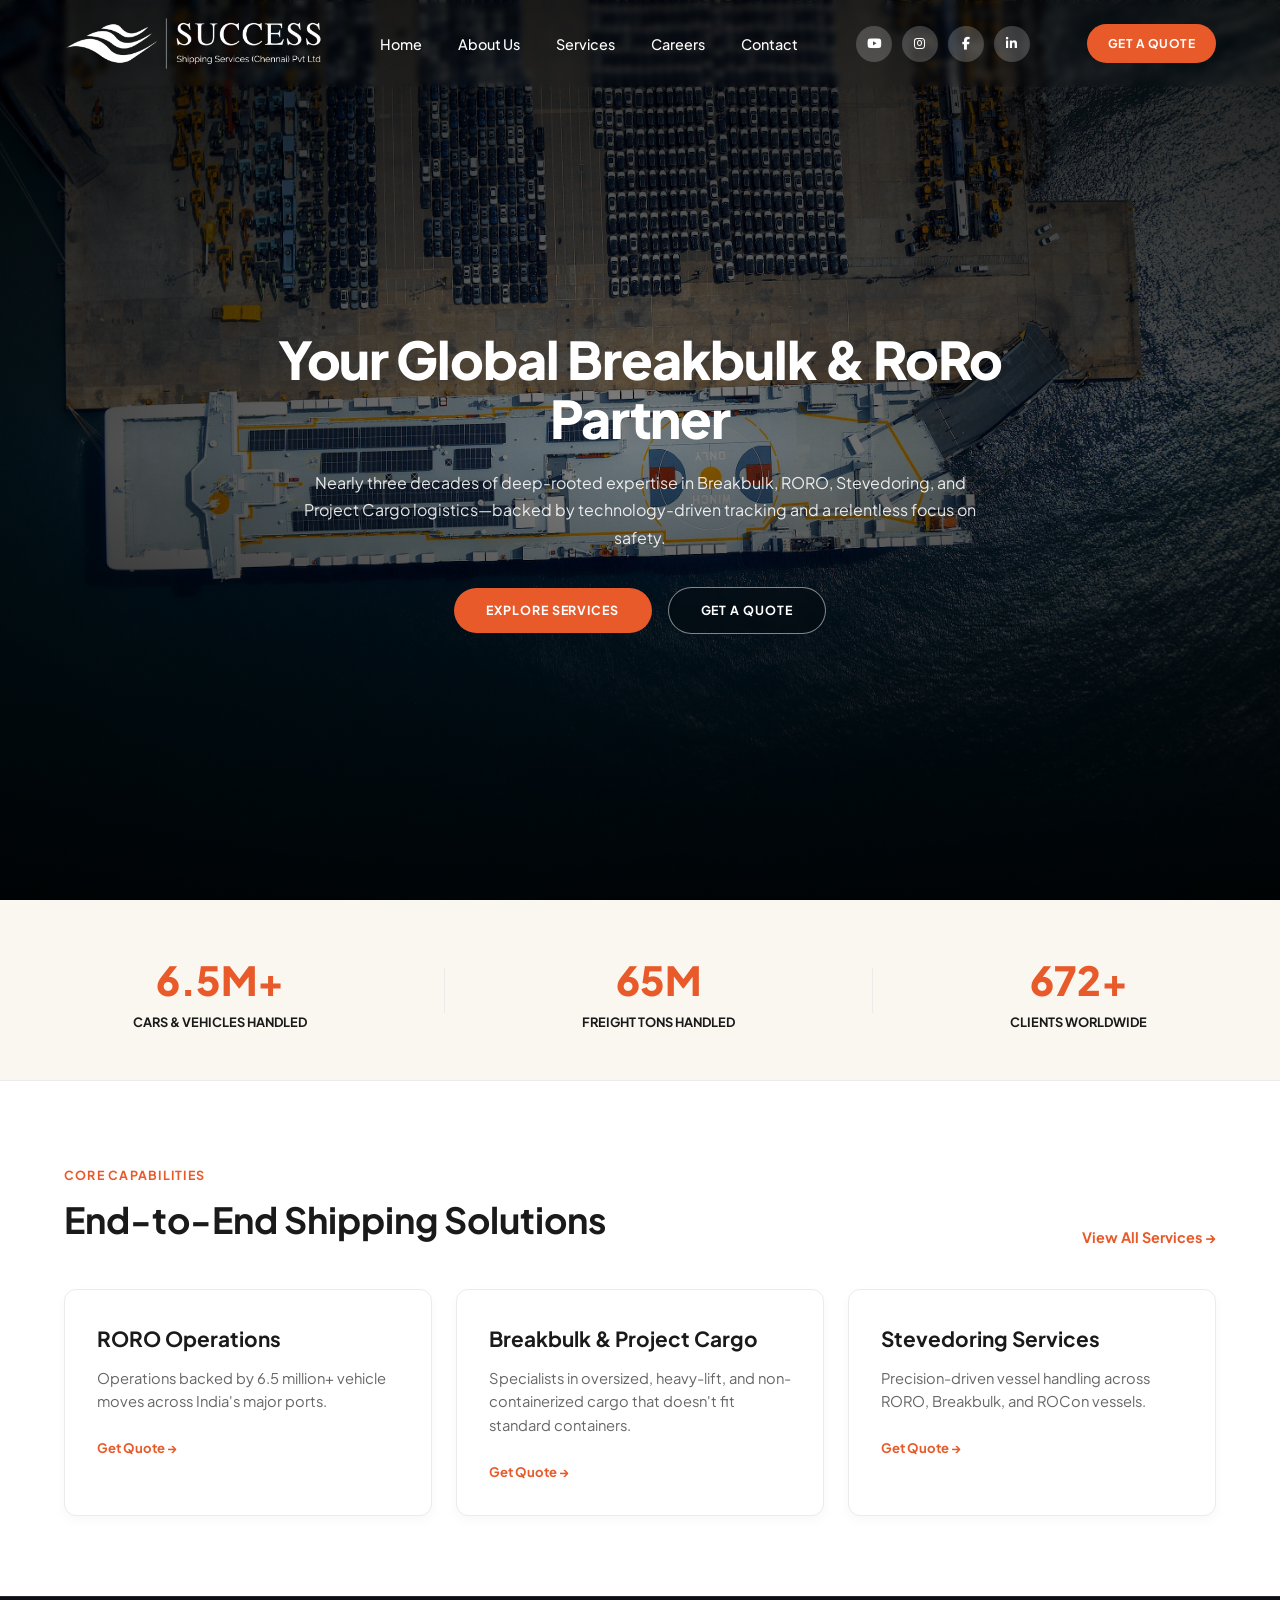
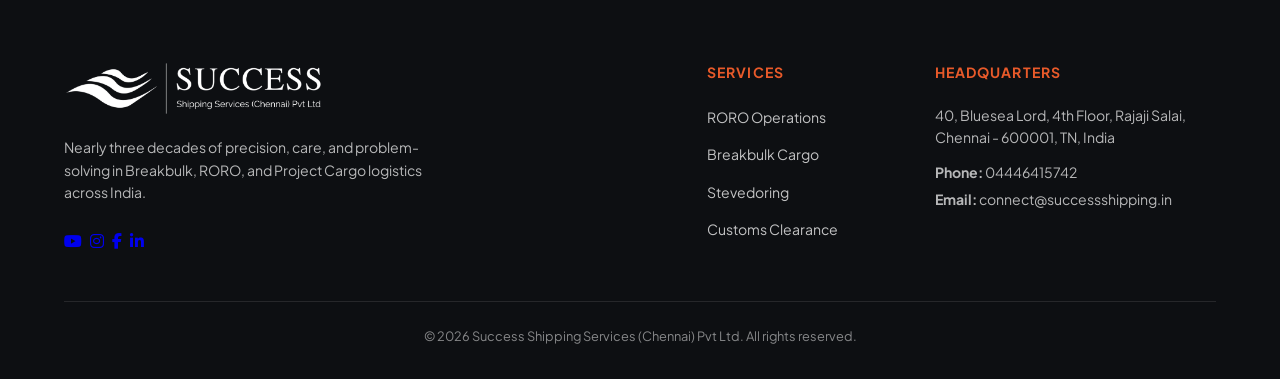
<file: index.html>
<!DOCTYPE html>
<html lang="en">
<head>
  <meta charset="UTF-8">
  <meta name="viewport" content="width=device-width, initial-scale=1.0">
  <title>Success Shipping Services | Global Breakbulk & RoRo Partner</title>
  <meta name="description" content="Nearly three decades of deep-rooted expertise in Breakbulk, RORO, Stevedoring, and Project Cargo logistics.">
  <link rel="icon" type="image/png" href="icon.png">
  <link rel="stylesheet" href="styles.css">
  
  <!-- Font Awesome Icons -->
  <link rel="stylesheet" href="https://cdnjs.cloudflare.com/ajax/libs/font-awesome/6.5.1/css/all.min.css">
  
  <!-- Google Fonts -->
  <link rel="preconnect" href="https://fonts.googleapis.com">
  <link rel="preconnect" href="https://fonts.gstatic.com" crossorigin>
  <link href="https://fonts.googleapis.com/css2?family=Plus+Jakarta+Sans:wght@400;500;600;700;800&display=swap" rel="stylesheet">

  <style>
    :root {
      --brand-orange: #E85A2A;
      --brand-dark: #0D0F12;
      --bg-cream: #FAF6F0;
      --text-dark: #1A1A1A;
      --text-muted: #666666;
      --border-light: #EBEBEB;
      --font-heading: 'Plus Jakarta Sans', -apple-system, BlinkMacSystemFont, sans-serif;
    }

    * { box-sizing: border-box; margin: 0; padding: 0; }
    body { font-family: var(--font-heading); background-color: #FFFFFF; color: var(--text-dark); line-height: 1.6; -webkit-font-smoothing: antialiased; }
    .container { width: 90%; max-width: 1200px; margin: 0 auto; }

    .site-logo {
      height: 55px !important;
      max-height: 55px !important;
      width: auto !important;
      display: block;
      object-fit: contain;
    }

    /* HEADER POSITIONING & FLEX */
    .hero-header {
      position: absolute;
      top: 0;
      left: 0;
      width: 100%;
      z-index: 100;
      padding: 1rem 0;
    }

    .nav-wrapper {
      display: flex !important;
      justify-content: space-between !important;
      align-items: center !important;
      width: 100% !important;
    }

    /* HERO CAROUSEL CONTAINER */
    .hero-carousel-wrapper {
      position: relative;
      width: 100%;
      min-height: 100vh;
      display: flex;
      flex-direction: column;
      justify-content: center;
      align-items: center;
      overflow: hidden;
      background-color: #0A0C0E;
    }

    .carousel-slides-container { position: absolute; top: 0; left: 0; width: 100%; height: 100%; z-index: 1; }
    .carousel-slide {
      position: absolute; top: 0; left: 0; width: 100%; height: 100%;
      background-size: cover; background-position: center; opacity: 0;
      transition: opacity 1.2s ease-in-out, transform 6s ease-out; transform: scale(1);
    }
    .carousel-slide.active { opacity: 1; transform: scale(1.04); }

    .hero-overlay {
      position: absolute; top: 0; left: 0; width: 100%; height: 100%;
      background: radial-gradient(circle, rgba(0,0,0,0.25) 0%, rgba(0,0,0,0.7) 100%),
                  linear-gradient(180deg, rgba(0,0,0,0.6) 0%, rgba(0,0,0,0.3) 50%, rgba(0,0,0,0.8) 100%);
      z-index: 2;
    }

    .hero-content { position: relative; z-index: 3; max-width: 820px; text-align: center; padding: 7rem 1.5rem 3rem; color: #FFFFFF; }
    .hero-title { font-size: 3.25rem; font-weight: 800; line-height: 1.15; color: #FFFFFF; margin-bottom: 1.25rem; letter-spacing: -0.02em; }
    .hero-subtitle { font-size: 1rem; color: rgba(255, 255, 255, 0.88); line-height: 1.7; max-width: 680px; margin: 0 auto 2.25rem; }

    .hero-actions { display: flex; gap: 1rem; justify-content: center; align-items: center; }
    .btn-pill-orange {
      background-color: var(--brand-orange); color: #FFFFFF; padding: 0.8rem 2rem; border-radius: 50px;
      font-size: 0.78rem; font-weight: 700; letter-spacing: 0.08em; text-transform: uppercase; text-decoration: none; transition: all 0.2s ease;
    }
    .btn-pill-orange:hover { background-color: #d44c1f; transform: translateY(-2px); }
    .btn-pill-outline {
      background-color: rgba(0, 0, 0, 0.25); border: 1px solid rgba(255, 255, 255, 0.5); backdrop-filter: blur(6px);
      color: #FFFFFF; padding: 0.8rem 2rem; border-radius: 50px; font-size: 0.78rem; font-weight: 700; letter-spacing: 0.08em;
      text-transform: uppercase; text-decoration: none; transition: all 0.2s ease;
    }

    .grid-3 { display: grid; grid-template-columns: repeat(3, 1fr); gap: 1.5rem; }
    .card { background: #FFFFFF; border: 1px solid var(--border-light); border-radius: 12px; padding: 2rem; box-shadow: 0 4px 12px rgba(0,0,0,0.03); }

    /* FOOTER STYLING */
    footer { background-color: var(--brand-dark); color: #FFFFFF; padding: 4rem 0 2rem; border-top: 1px solid rgba(255,255,255,0.1); }
    .footer-grid { display: grid; grid-template-columns: 2fr 1fr 1fr 1.5fr; gap: 2.5rem; margin-bottom: 3rem; }
    .footer-col h4 { font-size: 0.88rem; font-weight: 700; text-transform: uppercase; letter-spacing: 0.08em; color: var(--brand-orange); margin-bottom: 1.25rem; }
    .footer-col ul { list-style: none; display: flex; flex-direction: column; gap: 0.75rem; }
    .footer-col ul a { color: rgba(255,255,255,0.75); text-decoration: none; font-size: 0.88rem; transition: color 0.2s; }

    /* DESKTOP NAV DEFAULT HIDE HAMBURGER */
    .mobile-hamburger-btn { display: none; }

    /* CLEAN MOBILE MEDIA QUERY */
    @media (max-width: 991.98px) {
      .site-logo {
        height: 35px !important;
        max-height: 35px !important;
      }

      .header-container,
      .nav-wrapper {
        display: flex !important;
        justify-content: space-between !important;
        align-items: center !important;
        width: 100% !important;
      }

      .mobile-hamburger-btn {
        display: flex !important;
        background: transparent;
        border: none;
        color: #ffffff;
        font-size: 1.75rem;
        cursor: pointer;
        padding: 4px;
      }

      .desktop-social-links,
      .btn-quote,
      .hero-actions .btn-pill-outline {
        display: none !important;
      }

      .hero-title { font-size: 2.25rem; }
      .grid-3, .footer-grid { grid-template-columns: 1fr; }
      .hero-actions { justify-content: center !important; }

      .nav-links-wrapper {
        display: none;
        position: absolute;
        top: 100%;
        left: 0;
        width: 100%;
        background-color: #0d0f12;
        padding: 1.5rem;
        box-shadow: 0 10px 25px rgba(0, 0, 0, 0.5);
      }

      .nav-links-wrapper.is-active {
        display: block !important;
      }

      .nav-menu {
        display: flex;
        flex-direction: column;
        gap: 1rem;
        list-style: none;
        padding: 0;
        margin-bottom: 1.5rem;
      }

      .nav-menu a {
        color: #ffffff;
        text-decoration: none;
        font-size: 1.1rem;
        font-weight: 600;
      }

      .mobile-social-links {
        display: flex;
        gap: 1.25rem;
      }

      .mobile-social-links a {
        color: #ffffff;
        font-size: 1.2rem;
      }
    }
/* DESKTOP-ONLY SCROLL EFFECT */
@media (min-width: 992px) {
  header.hero-header {
    transition: background-color 0.3s ease, padding 0.3s ease, box-shadow 0.3s ease;
  }
  
  header.hero-header.scrolled {
    position: fixed; /* Keeps it attached to the top */
    background-color: var(--brand-dark); 
    padding: 0.75rem 0; 
    box-shadow: 0 4px 15px rgba(0, 0, 0, 0.3);
  }
}
  </style>
</head>
<body>

  <!-- NAVIGATION HEADER -->
  <header class="hero-header no-border">
    <div class="container header-container">
      <div class="nav-wrapper">
        <a href="index.html">
          <img src="logo-white.png" alt="Success Shipping Services" class="site-logo">
        </a>

        <!-- Hamburger Menu Button (Far Right on Mobile) -->
        <button class="mobile-hamburger-btn" id="mobileMenuBtn" aria-label="Toggle Menu">
          <i class="fa-solid fa-bars"></i>
        </button>

        <!-- Navigation Links Dropdown -->
        <nav class="nav-links-wrapper" id="navLinksWrapper">
          <ul class="nav-menu">
            <li><a href="index.html">Home</a></li>
            <li><a href="about.html">About Us</a></li>
            <li><a href="services.html">Services</a></li>
            <li><a href="careers.html">Careers</a></li>
            <li><a href="contact.html">Contact</a></li>
          </ul>
          <div class="mobile-social-links">
            <a href="https://www.youtube.com/@SuccessShipping" target="_blank" rel="noopener"><i class="fa-brands fa-youtube"></i></a>
            <a href="https://www.instagram.com/success_shipping_chennai/" target="_blank" rel="noopener"><i class="fa-brands fa-instagram"></i></a>
            <a href="https://www.facebook.com/profile.php?id=61581851585515" target="_blank" rel="noopener"><i class="fa-brands fa-facebook"></i></a>
            <a href="https://www.linkedin.com/company/successshippingservices/" target="_blank" rel="noopener"><i class="fa-brands fa-linkedin"></i></a>
          </div>
        </nav>

        <!-- Desktop Social Icons -->
        <div class="desktop-social-links">
          <a href="https://www.youtube.com/@SuccessShipping" target="_blank" rel="noopener noreferrer" class="social-icon-btn" aria-label="YouTube"><i class="fa-brands fa-youtube"></i></a>
          <a href="https://www.instagram.com/success_shipping_chennai/" target="_blank" rel="noopener noreferrer" class="social-icon-btn" aria-label="Instagram"><i class="fa-brands fa-instagram"></i></a>
          <a href="https://www.facebook.com/profile.php?id=61581851585515" target="_blank" rel="noopener noreferrer" class="social-icon-btn" aria-label="Facebook"><i class="fa-brands fa-facebook-f"></i></a>
          <a href="https://www.linkedin.com/company/successshippingservices/" target="_blank" rel="noopener noreferrer" class="social-icon-btn" aria-label="LinkedIn"><i class="fa-brands fa-linkedin-in"></i></a>
        </div>

        <a href="contact.html" class="btn-quote">GET A QUOTE</a>
      </div>
    </div>
  </header>

  <!-- HERO CAROUSEL SECTION -->
  <div class="hero-carousel-wrapper">
    <div class="carousel-slides-container" id="heroCarousel">
      <div class="carousel-slide active" style="background-image: url('01.webp');" loading="lazy" decoding="async"></div>
      <div class="carousel-slide" style="background-image: url('02.webp');" loading="lazy" decoding="async"></div>
      <div class="carousel-slide" style="background-image: url('03.webp');" loading="lazy" decoding="async"></div>
      <div class="carousel-slide" style="background-image: url('04.webp');" loading="lazy" decoding="async"></div>
      <div class="carousel-slide" style="background-image: url('05.webp');" loading="lazy" decoding="async"></div>
      <div class="carousel-slide" style="background-image: url('06.webp');" loading="lazy" decoding="async"></div>
      <div class="carousel-slide" style="background-image: url('07.webp');" loading="lazy" decoding="async"></div>
      <div class="carousel-slide" style="background-image: url('08.webp');" loading="lazy" decoding="async"></div>
      <div class="carousel-slide" style="background-image: url('09.webp');" loading="lazy" decoding="async"></div>
      <div class="carousel-slide" style="background-image: url('10.webp');" loading="lazy" decoding="async"></div>
    </div>

    <div class="hero-overlay"></div>

    <div class="hero-content">
      <h1 class="hero-title">Your Global Breakbulk &amp; RoRo Partner</h1>
      <p class="hero-subtitle">Nearly three decades of deep-rooted expertise in Breakbulk, RORO, Stevedoring, and Project Cargo logistics—backed by technology-driven tracking and a relentless focus on safety.</p>
      <div class="hero-actions">
        <a href="services.html" class="btn-pill-orange">EXPLORE SERVICES</a>
        <a href="contact.html" class="btn-pill-outline">GET A QUOTE</a>
      </div>
    </div>
  </div>

  <!-- METRICS BAR -->
  <section style="border-bottom: 1px solid var(--border-light); background: var(--bg-cream); padding: 3rem 0;">
    <div class="container" style="display: flex; justify-content: space-around; text-align: center; align-items: center;">
      <div>
        <h2 style="font-size: 2.5rem; color: var(--brand-orange); font-weight: 800;">6.5M+</h2>
        <p style="font-size: 0.8rem; color: var(--text-dark); font-weight: 700; text-transform: uppercase;">Cars &amp; Vehicles Handled</p>
      </div>
      <div style="border-right: 1px solid var(--border-light); height: 45px;"></div>
      <div>
        <h2 style="font-size: 2.5rem; color: var(--brand-orange); font-weight: 800;">65M</h2>
        <p style="font-size: 0.8rem; color: var(--text-dark); font-weight: 700; text-transform: uppercase;">Freight Tons Handled</p>
      </div>
      <div style="border-right: 1px solid var(--border-light); height: 45px;"></div>
      <div>
        <h2 style="font-size: 2.5rem; color: var(--brand-orange); font-weight: 800;">672+</h2>
        <p style="font-size: 0.8rem; color: var(--text-dark); font-weight: 700; text-transform: uppercase;">Clients Worldwide</p>
      </div>
    </div>
  </section>

  <!-- SERVICES OVERVIEW -->
  <section style="padding: 5rem 0;">
    <div class="container">
      <div style="display: flex; justify-content: space-between; align-items: flex-end; margin-bottom: 2.5rem;">
        <div>
          <span style="text-transform: uppercase; letter-spacing: 0.1em; font-size: 0.78rem; color: var(--brand-orange); font-weight: 700;">Core Capabilities</span>
          <h2 style="font-size: 2.25rem; font-family: var(--font-heading); color: var(--text-dark); margin-top: 0.25rem; font-weight: 700;">End-to-End Shipping Solutions</h2>
        </div>
        <a href="services.html" style="text-decoration: none; font-size: 0.9rem; font-weight: 700; color: var(--brand-orange);">View All Services &rarr;</a>
      </div>

      <div class="grid-3">
        <div class="card">
          <h3 style="font-size: 1.3rem; font-weight: 700;">RORO Operations</h3>
          <p style="color: var(--text-muted); margin: 0.75rem 0 1.25rem; font-size: 0.92rem;">Operations backed by 6.5 million+ vehicle moves across India's major ports.</p>
          <a href="contact.html?service=RORO+Vessel+Operations" style="text-decoration: none; font-size: 0.82rem; font-weight: 700; color: var(--brand-orange);">Get Quote &rarr;</a>
        </div>
        <div class="card">
          <h3 style="font-size: 1.3rem; font-weight: 700;">Breakbulk &amp; Project Cargo</h3>
          <p style="color: var(--text-muted); margin: 0.75rem 0 1.25rem; font-size: 0.92rem;">Specialists in oversized, heavy-lift, and non-containerized cargo that doesn't fit standard containers.</p>
          <a href="contact.html?service=Breakbulk+%26+Project+Cargo+Handling" style="text-decoration: none; font-size: 0.82rem; font-weight: 700; color: var(--brand-orange);">Get Quote &rarr;</a>
        </div>
        <div class="card">
          <h3 style="font-size: 1.3rem; font-weight: 700;">Stevedoring Services</h3>
          <p style="color: var(--text-muted); margin: 0.75rem 0 1.25rem; font-size: 0.92rem;">Precision-driven vessel handling across RORO, Breakbulk, and ROCon vessels.</p>
          <a href="contact.html?service=Stevedoring+Services" style="text-decoration: none; font-size: 0.82rem; font-weight: 700; color: var(--brand-orange);">Get Quote &rarr;</a>
        </div>
      </div>
    </div>
  </section>

  <!-- SITE FOOTER -->
  <footer>
    <div class="container">
      <div class="footer-grid">
        <div class="footer-col">
          <img src="logo-white.png" alt="Success Shipping Services" class="site-logo" style="margin-bottom: 1.25rem;">
          <p style="color: rgba(255,255,255,0.7); font-size: 0.88rem; line-height: 1.6; margin-bottom: 1.5rem;">
            Nearly three decades of precision, care, and problem-solving in Breakbulk, RORO, and Project Cargo logistics across India.
          </p>
          <div style="display: flex; gap: 0.5rem;">
            <a href="https://www.youtube.com/@SuccessShipping" target="_blank" rel="noopener noreferrer" class="social-icon-circle" aria-label="YouTube"><i class="fa-brands fa-youtube"></i></a>
            <a href="https://www.instagram.com/success_shipping_chennai/" target="_blank" rel="noopener noreferrer" class="social-icon-circle" aria-label="Instagram"><i class="fa-brands fa-instagram"></i></a>
            <a href="https://www.facebook.com/profile.php?id=61581851585515" target="_blank" rel="noopener noreferrer" class="social-icon-circle" aria-label="Facebook"><i class="fa-brands fa-facebook-f"></i></a>
            <a href="https://www.linkedin.com/company/successshippingservices/" target="_blank" rel="noopener noreferrer" class="social-icon-circle" aria-label="LinkedIn"><i class="fa-brands fa-linkedin-in"></i></a>
          </div>
        </div>
        <div class="footer-col"></div>
        <div class="footer-col">
          <h4>Services</h4>
          <ul>
            <li><a href="services.html">RORO Operations</a></li>
            <li><a href="services.html">Breakbulk Cargo</a></li>
            <li><a href="services.html">Stevedoring</a></li>
            <li><a href="services.html">Customs Clearance</a></li>
          </ul>
        </div>
        <div class="footer-col">
          <h4>Headquarters</h4>
          <p style="color: rgba(255,255,255,0.7); font-size: 0.88rem; line-height: 1.6; margin-bottom: 0.75rem;">
            40, Bluesea Lord, 4th Floor, Rajaji Salai, Chennai - 600001, TN, India
          </p>
          <p style="color: rgba(255,255,255,0.7); font-size: 0.88rem; margin-bottom: 0.3rem;"><strong>Phone:</strong> 04446415742</p>
          <p style="color: rgba(255,255,255,0.7); font-size: 0.88rem;"><strong>Email:</strong> connect@successshipping.in</p>
        </div>
      </div>
      <div style="border-top: 1px solid rgba(255,255,255,0.1); padding-top: 1.5rem; text-align: center; color: rgba(255,255,255,0.5); font-size: 0.8rem;">
        &copy; 2026 Success Shipping Services (Chennai) Pvt Ltd. All rights reserved.
      </div>
    </div>
  </footer>

  <script>
  document.addEventListener("DOMContentLoaded", function () {
    // 1. Hero Carousel Logic
    const slides = document.querySelectorAll(".carousel-slide");
    let currentSlide = 0;
    if (slides.length > 0) {
      setInterval(() => {
        slides[currentSlide].classList.remove("active");
        currentSlide = (currentSlide + 1) % slides.length;
        slides[currentSlide].classList.add("active");
      }, 4000);
    }

    // 2. Mobile Menu Handler (Single instance)
    const menuBtn = document.getElementById('mobileMenuBtn');
    const navWrapper = document.getElementById('navLinksWrapper');

    if (menuBtn && navWrapper) {
      menuBtn.addEventListener('click', () => {
        navWrapper.classList.toggle('is-active');
        const icon = menuBtn.querySelector('i');
        if (icon) {
          icon.classList.toggle('fa-bars');
          icon.classList.toggle('fa-xmark');
        }
      });
    }

    // 3. Desktop Sticky Header Scroll Logic (Fixed class name)
    const header = document.querySelector('.hero-header');
    
    if (header) {
      window.addEventListener('scroll', () => {
        if (window.scrollY > 50) {
          header.classList.add('scrolled');
        } else {
          header.classList.remove('scrolled');
        }
      });
    }
  });
</script>
</body>
</html>
</file>
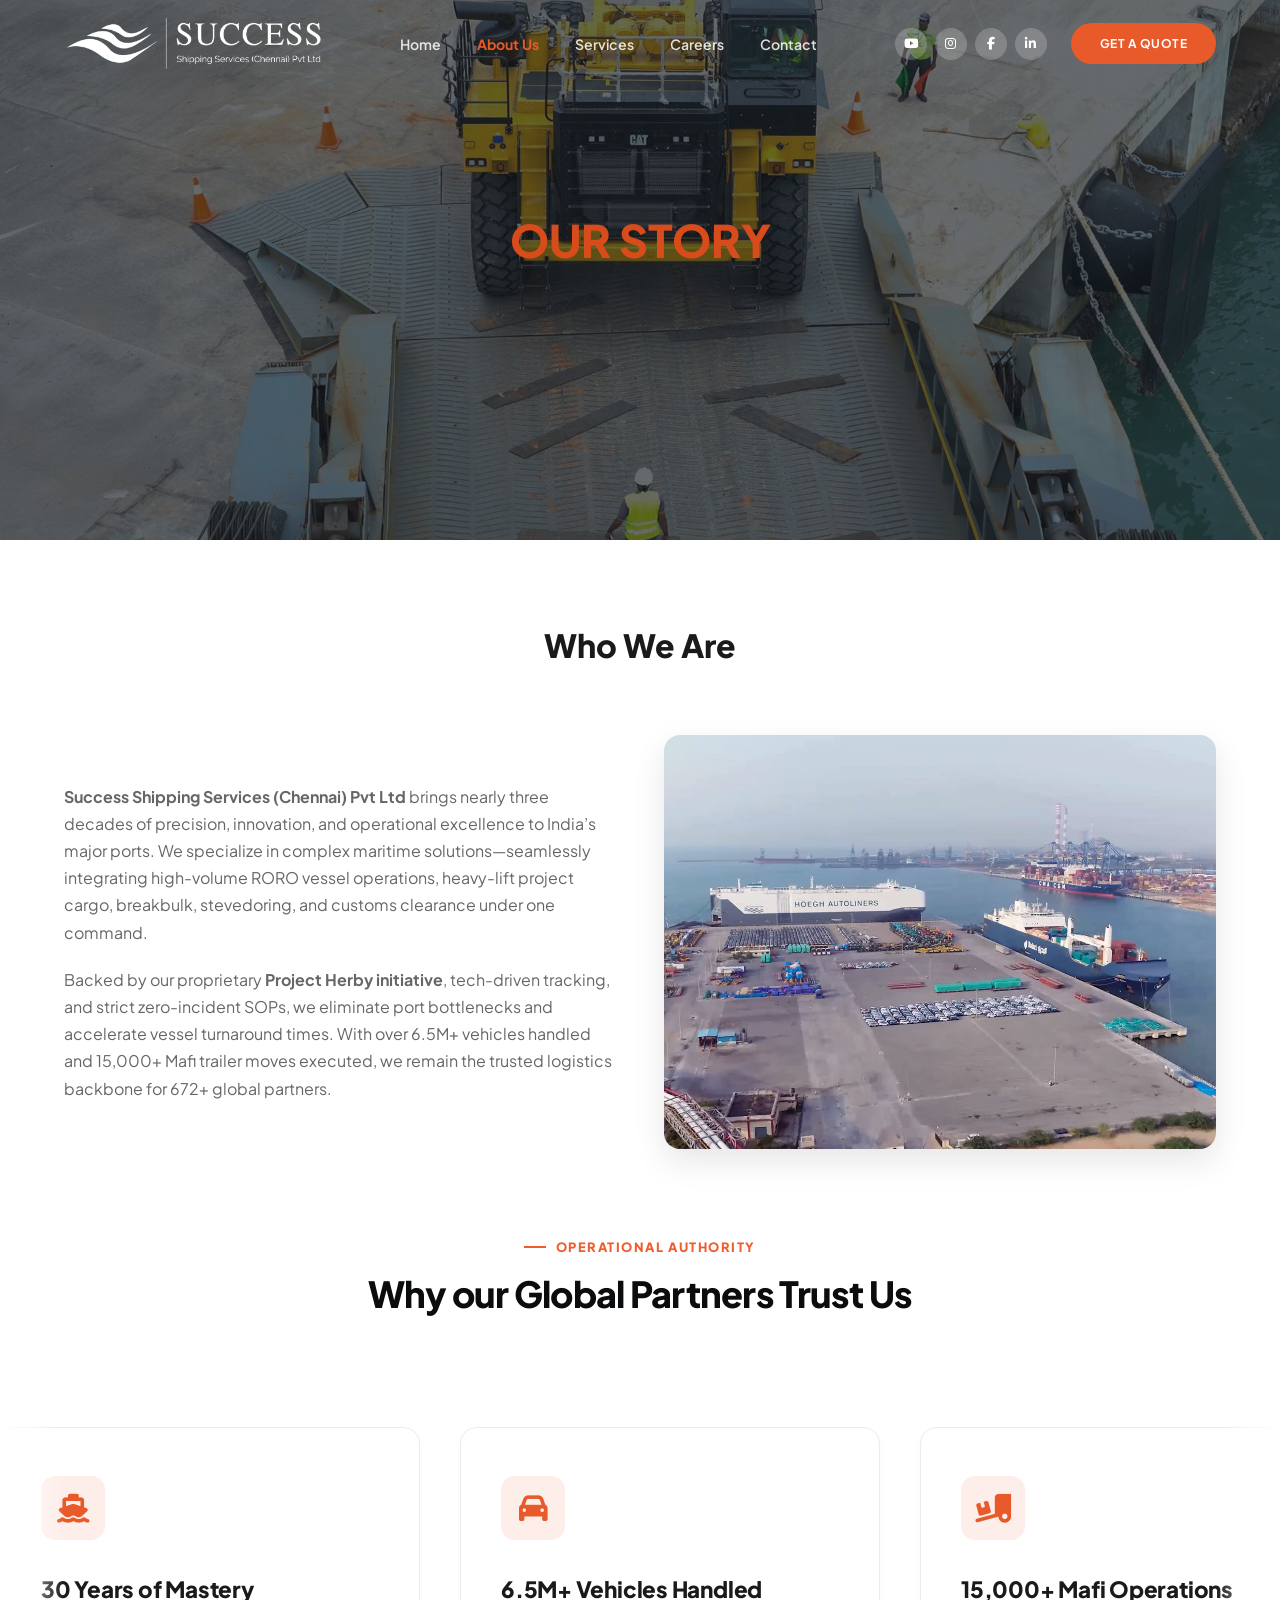
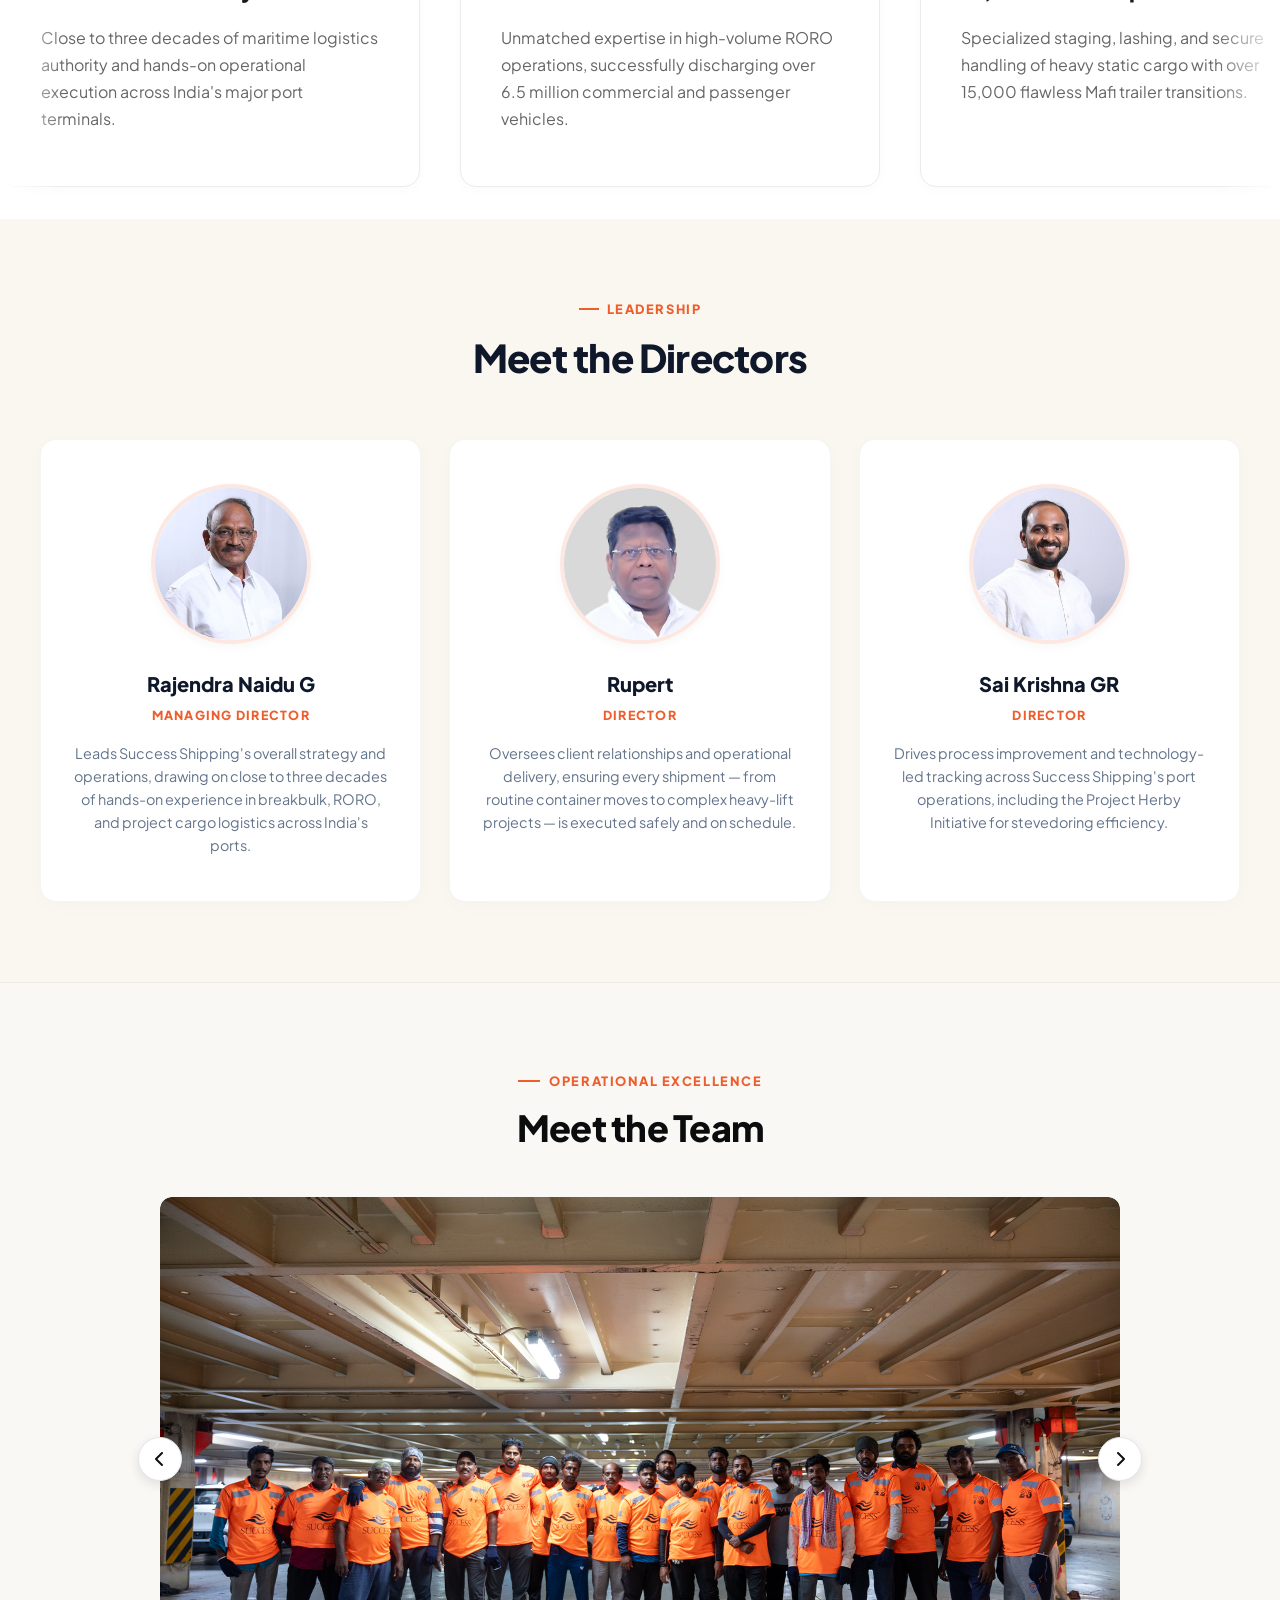
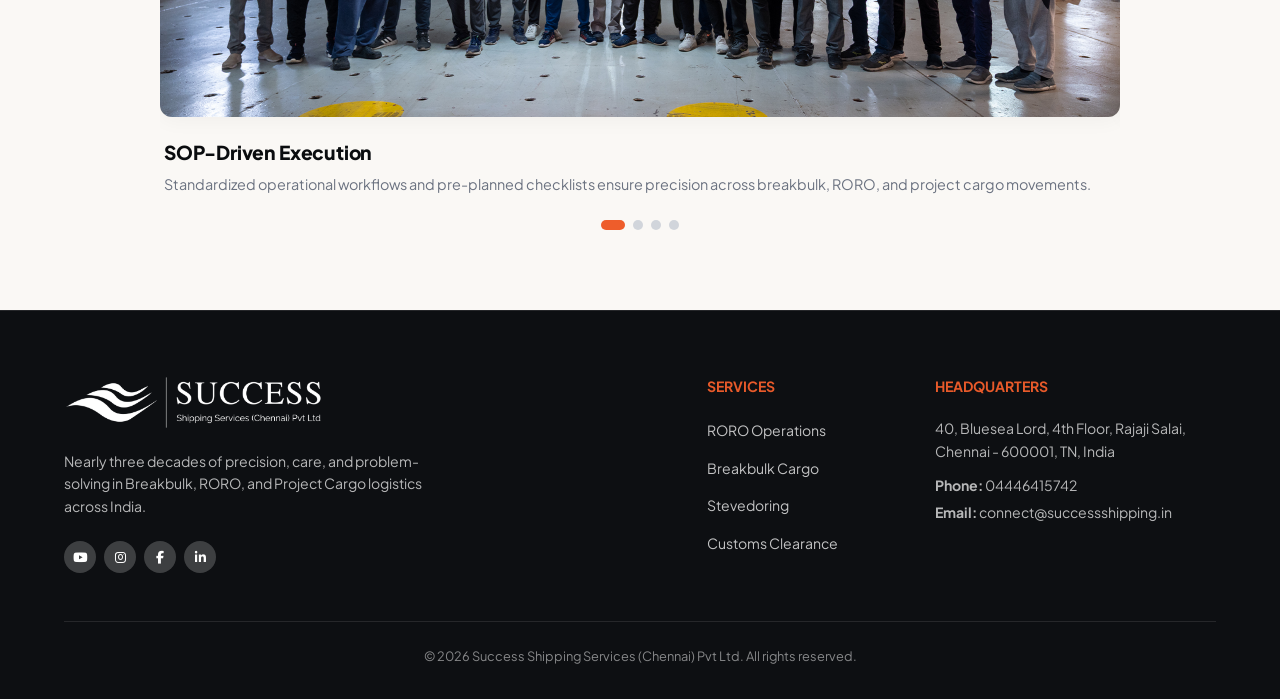
<file: about.html>
<!DOCTYPE html>
<html lang="en">
<head>
  <meta charset="UTF-8">
  <meta name="viewport" content="width=device-width, initial-scale=1.0">
  <title>About Us | Success Shipping Services</title>
  <link rel="icon" type="image/png" href="icon.png">
  <link rel="stylesheet" href="styles.css">
  
  <!-- Font Awesome Icons -->
  <link rel="stylesheet" href="https://cdnjs.cloudflare.com/ajax/libs/font-awesome/6.5.1/css/all.min.css">
  
  <!-- Google Fonts -->
  <link rel="preconnect" href="https://fonts.googleapis.com">
  <link rel="preconnect" href="https://fonts.gstatic.com" crossorigin>
  <link href="https://fonts.googleapis.com/css2?family=Plus+Jakarta+Sans:wght@400;500;600;700;800&display=swap" rel="stylesheet">

  <style>
    :root {
      --brand-orange: #E85A2A;
      --brand-dark: #0D0F12;
      --bg-cream: #FAF6F0;
      --text-dark: #1A1A1A;
      --text-muted: #666666;
      --border-light: #EBEBEB;
      --font-heading: 'Plus Jakarta Sans', sans-serif;
    }

    * { box-sizing: border-box; margin: 0; padding: 0; }
    body { font-family: var(--font-heading); background-color: #FFFFFF; color: var(--text-dark); line-height: 1.6; -webkit-font-smoothing: antialiased; }
    .container { width: 90%; max-width: 1200px; margin: 0 auto; }

    .site-logo {
      height: 55px !important;
      max-height: 55px !important;
      width: auto !important;
      display: block;
      object-fit: contain;
    }

    /* HEADER & NAV */
    header.nav-header {
      position: fixed; /* This overlays the header on top of the image */
      top: 0;
      left: 0;
      width: 100%;
      z-index: 1000;
      background-color: transparent;
      border-bottom: none;
      padding: 1rem 0;
    }

    .nav-wrapper {
      display: flex !important;
      justify-content: space-between !important;
      align-items: center !important;
      width: 100% !important;
    }

    .nav-menu {
      display: flex;
      gap: 2rem;
      list-style: none;
    }

    .nav-menu a {
      color: #FFFFFF;
      text-decoration: none;
      font-size: 0.88rem;
      opacity: 0.85;
      transition: 0.2s;
    }

    .nav-menu a:hover,
    .nav-menu a.active {
      opacity: 1;
      color: var(--brand-orange);
      font-weight: 700;
    }

    .header-actions {
      display: flex;
      align-items: center;
      gap: 1.5rem;
    }

    .social-links-group {
      display: flex;
      gap: 0.5rem;
    }

    .social-icon-btn {
      width: 32px;
      height: 32px;
      border-radius: 50%;
      background: rgba(255, 255, 255, 0.15);
      color: #FFFFFF;
      display: inline-flex;
      align-items: center;
      justify-content: center;
      font-size: 0.8rem;
      text-decoration: none;
      transition: all 0.2s ease;
    }

    .social-icon-btn:hover {
      background: var(--brand-orange);
    }

    .btn-quote {
      background-color: var(--brand-orange);
      color: #FFFFFF;
      padding: 0.7rem 1.8rem;
      border-radius: 50px;
      font-size: 0.75rem;
      font-weight: 700;
      text-transform: uppercase;
      text-decoration: none;
      transition: background-color 0.2s ease;
    }

    .btn-quote:hover {
      background-color: #d44c1f;
    }

    .mobile-hamburger-btn { display: none; }

    /* LAYOUT GRIDS & CARDS */
    .grid-2 { display: grid; grid-template-columns: 1fr 1fr; gap: 3rem; align-items: center; }
    .grid-3 { display: grid; grid-template-columns: repeat(3, 1fr); gap: 1.5rem; }
    .card { background: #FFFFFF; border: 1px solid var(--border-light); border-radius: 12px; padding: 2rem; box-shadow: 0 4px 12px rgba(0,0,0,0.02); }

    /* FOOTER STYLING */
    footer { background-color: var(--brand-dark); color: #FFFFFF; padding: 4rem 0 2rem; border-top: 1px solid rgba(255,255,255,0.1); }
    .footer-grid { display: grid; grid-template-columns: 2fr 1fr 1fr 1.5fr; gap: 2.5rem; margin-bottom: 3rem; }
    .footer-col h4 { font-size: 0.88rem; font-weight: 700; text-transform: uppercase; color: var(--brand-orange); margin-bottom: 1.25rem; }
    .footer-col ul { list-style: none; display: flex; flex-direction: column; gap: 0.75rem; }
    .footer-col ul a { color: rgba(255,255,255,0.75); text-decoration: none; font-size: 0.88rem; }
    .footer-col ul a:hover { color: var(--brand-orange); }

    /* DIRECTORS SECTION STYLES */
    .directors-section {
      background-color: #FAF6F0;
      padding: 80px 20px;
    }

    .directors-container {
      max-width: 1200px;
      margin: 0 auto;
    }

    .directors-header {
      text-align: center;
      margin-bottom: 50px;
    }

    .directors-tag {
      color: #EE5D2B;
      font-size: 0.8rem;
      font-weight: 800;
      text-transform: uppercase;
      letter-spacing: 0.12em;
      display: flex;
      align-items: center;
      justify-content: center;
      gap: 8px;
      margin-bottom: 8px;
    }

    .directors-tag::before {
      content: '';
      display: inline-block;
      width: 20px;
      height: 2px;
      background-color: #EE5D2B;
    }

    .directors-title {
      font-size: 2.4rem;
      font-weight: 800;
      color: #0F172A;
      margin: 0;
      letter-spacing: -0.02em;
    }

    .directors-grid {
      display: grid;
      grid-template-columns: repeat(3, 1fr);
      gap: 28px;
    }

    .director-card {
      background: #FFFFFF;
      border-radius: 16px;
      padding: 44px 32px;
      text-align: center;
      box-shadow: 0 4px 20px rgba(0, 0, 0, 0.02);
      border: 1px solid rgba(0, 0, 0, 0.04);
      display: flex;
      flex-direction: column;
      align-items: center;
      transition: transform 0.3s ease, box-shadow 0.3s ease;
    }

    .director-card:hover {
      transform: translateY(-4px);
      box-shadow: 0 12px 30px rgba(0, 0, 0, 0.06);
    }

    .director-avatar {
      width: 160px;
      height: 160px;
      border-radius: 50%;
      overflow: hidden;
      margin-bottom: 24px;
      border: 4px solid #FDE8E1;
      box-shadow: 0 4px 10px rgba(0, 0, 0, 0.03);
    }

    .director-avatar img {
      width: 100%;
      height: 100%;
      object-fit: cover;
      object-position: center top;
    }

    .director-name {
      font-size: 1.25rem;
      font-weight: 800;
      color: #0F172A;
      margin: 0 0 6px 0;
    }

    .director-role {
      color: #EE5D2B;
      font-size: 0.78rem;
      font-weight: 800;
      text-transform: uppercase;
      letter-spacing: 0.1em;
      margin-bottom: 16px;
    }

    .director-bio {
      font-size: 0.9rem;
      color: #64748B;
      line-height: 1.6;
      margin: 0;
    }

    /* TEAM CAROUSEL SECTION */
    .team-carousel-section {
      background-color: #FAF8F5;
      padding: 5rem 0;
      border-top: 1px solid rgba(0, 0, 0, 0.05);
    }

    .section-header-center {
      text-align: center;
      margin-bottom: 2.5rem;
    }

    .subtitle-orange {
      color: #EE5D2B;
      font-size: 0.8rem;
      font-weight: 800;
      text-transform: uppercase;
      letter-spacing: 0.12em;
      display: inline-flex;
      align-items: center;
      justify-content: center;
      gap: 0.6rem;
      margin-bottom: 0.5rem;
    }

    .subtitle-orange::before {
      content: '';
      display: inline-block;
      width: 22px;
      height: 2px;
      background-color: #EE5D2B;
    }

    .section-title {
      font-size: 2.25rem;
      font-weight: 800;
      color: #0A0C0E;
      letter-spacing: -0.02em;
    }

    .team-carousel-container {
      position: relative;
      max-width: 960px;
      margin: 0 auto;
      display: flex;
      align-items: center;
    }

    .carousel-viewport {
      width: 100%;
      overflow: hidden;
      border-radius: 12px;
    }

    .carousel-slides-track {
      display: flex;
      transition: transform 0.45s cubic-bezier(0.25, 1, 0.5, 1);
      width: 100%;
    }

    .team-slide {
      min-width: 100%;
      box-sizing: border-box;
      display: flex;
      flex-direction: column;
    }

    .slide-img-box {
      width: 100%;
      height: 520px;
      background-color: #EFECE6;
      overflow: hidden;
      border-radius: 12px;
      box-shadow: 0 4px 20px rgba(0,0,0,0.04);
    }

    .slide-img-box img {
      width: 100%;
      height: 100%;
      object-fit: cover;
      object-position: center;
    }

    .slide-text-content {
      padding: 1.25rem 0.25rem 0;
      text-align: left;
    }

    .slide-title {
      font-size: 1.2rem;
      font-weight: 800;
      color: #0A0C0E;
      margin-bottom: 0.35rem;
      letter-spacing: -0.01em;
    }

    .slide-description {
      font-size: 0.9rem;
      color: #6B7280;
      line-height: 1.55;
    }

    .carousel-nav-btn {
      position: absolute;
      top: 240px;
      z-index: 10;
      width: 44px;
      height: 44px;
      border-radius: 50%;
      background-color: #FFFFFF;
      border: 1px solid #E5E7EB;
      color: #0A0C0E;
      font-size: 1rem;
      cursor: pointer;
      display: flex;
      align-items: center;
      justify-content: center;
      box-shadow: 0 4px 12px rgba(0, 0, 0, 0.1);
      transition: all 0.2s ease;
    }

    .carousel-nav-btn:hover {
      background-color: #EE5D2B;
      color: #FFFFFF;
      border-color: #EE5D2B;
    }

    .prev-btn { left: -22px; }
    .next-btn { right: -22px; }

    .carousel-dots-container {
      display: flex;
      justify-content: center;
      gap: 8px;
      margin-top: 1.5rem;
    }

    .dot-indicator {
      width: 10px;
      height: 10px;
      border-radius: 50%;
      background-color: #D1D5DB;
      cursor: pointer;
      transition: background-color 0.25s ease, width 0.25s ease;
    }

    .dot-indicator.active {
      background-color: #EE5D2B;
      width: 24px;
      border-radius: 10px;
    }

    /* MOBILE & TABLET RESPONSIVE MEDIA QUERIES */
    @media (max-width: 991.98px) {
      .site-logo {
        height: 35px !important;
        max-height: 35px !important;
      }

      .header-container,
      .nav-wrapper {
        display: flex !important;
        justify-content: space-between !important;
        align-items: center !important;
        width: 100% !important;
      }

      .mobile-hamburger-btn {
        display: flex !important;
        background: transparent;
        border: none;
        color: #ffffff;
        font-size: 1.75rem;
        cursor: pointer;
        padding: 4px;
      }

      .header-actions,
      .btn-quote {
        display: none !important;
      }

      .nav-links-wrapper {
        display: none;
        position: absolute;
        top: 100%;
        left: 0;
        width: 100%;
        background-color: #0d0f12;
        padding: 1.5rem;
        box-shadow: 0 10px 25px rgba(0, 0, 0, 0.5);
      }

      .nav-links-wrapper.is-active {
        display: block !important;
      }

      .nav-menu {
        display: flex;
        flex-direction: column;
        gap: 1rem;
        list-style: none;
        padding: 0;
        margin-bottom: 1.5rem;
      }

      .nav-menu a {
        color: #ffffff;
        text-decoration: none;
        font-size: 1.1rem;
        font-weight: 600;
      }

      .mobile-social-links {
        display: flex;
        gap: 1.25rem;
      }

      .mobile-social-links a {
        color: #ffffff;
        font-size: 1.2rem;
      }

      .grid-2, .grid-3, .footer-grid, .directors-grid {
        grid-template-columns: 1fr;
      }

      .directors-grid {
        max-width: 480px;
        margin: 0 auto;
      }

      .slide-img-box { height: 340px; }
      .carousel-nav-btn { top: 150px; }
      .prev-btn { left: 8px; }
      .next-btn { right: 8px; }
    }
    /* DESKTOP-ONLY SCROLL EFFECT */
@media (min-width: 992px) {
  header.nav-header {
    transition: background-color 0.3s ease, padding 0.3s ease, box-shadow 0.3s ease;
  }
  
  header.nav-header.scrolled {
    background-color: var(--brand-dark); /* Changes to the dark background */
    padding: 0.75rem 0; /* Shrinks slightly */
    box-shadow: 0 4px 15px rgba(0, 0, 0, 0.3);
  }
}
    <!-- Add this CSS inside your <style> tags in the <head> section -->
<style>
  /* 12-CARD INFINITE CAROUSEL STYLES (UPSCALED) */
  .differentiator-carousel-section {
    background-color: var(--bg-cream);
    padding: 6rem 0; /* Increased top/bottom breathing room */
    overflow: hidden;
    border-top: 1px solid rgba(0,0,0,0.05);
  }

  .diff-section-header {
    text-align: center;
    margin-bottom: 4.5rem;
    padding: 0 20px;
  }

  .diff-carousel-wrapper {
    position: relative;
    width: 100%;
    overflow: hidden;
    -webkit-mask-image: linear-gradient(to right, transparent, black 5%, black 95%, transparent);
    mask-image: linear-gradient(to right, transparent, black 5%, black 95%, transparent);
  }

  .diff-carousel-track {
    display: flex;
    gap: 2.5rem; /* Widened gap to match larger cards */
    width: max-content;
    /* Increased time to 90s because the track is now much wider */
    animation: infiniteScroll 90s linear infinite; 
    padding: 2rem 0;
  }

  .diff-carousel-track:hover {
    animation-play-state: paused;
  }

  @keyframes infiniteScroll {
    0% { transform: translateX(0); }
    100% { transform: translateX(-50%); }
  }

  /* Upgraded Card Dimensions */
  .diff-card {
    width: 420px; /* Scaled up from 320px */
    min-height: 360px; /* Ensures a substantial, blocky aspect ratio */
    background: #FFFFFF;
    border: 1px solid var(--border-light);
    border-radius: 16px; /* Matched the Directors card radius */
    padding: 3rem 2.5rem; /* Deeper padding for an executive feel */
    box-shadow: 0 4px 12px rgba(0,0,0,0.02);
    flex-shrink: 0;
    display: flex;
    flex-direction: column;
    align-items: flex-start;
    transition: transform 0.3s ease, box-shadow 0.3s ease;
  }

  .diff-card:hover {
    transform: translateY(-8px);
    box-shadow: 0 16px 40px rgba(238, 93, 43, 0.08);
    border-color: rgba(238, 93, 43, 0.3);
  }

  /* Upgraded Icon & Typography */
  .diff-card-icon {
    width: 64px; /* Larger icon box */
    height: 64px;
    background: rgba(238, 93, 43, 0.1);
    color: var(--brand-orange);
    border-radius: 14px;
    display: flex;
    align-items: center;
    justify-content: center;
    font-size: 1.8rem; /* Larger icon */
    margin-bottom: 2rem;
  }

  .diff-card-title {
    font-size: 1.4rem; /* Scaled up from 1.15rem */
    font-weight: 800;
    color: var(--text-dark);
    margin-bottom: 1rem;
    letter-spacing: -0.01em;
  }

  .diff-card-text {
    color: var(--text-muted);
    font-size: 1rem; /* Scaled up from 0.9rem for easier reading */
    line-height: 1.7;
  }

  /* Responsive Fallback for Mobile */
  @media (max-width: 768px) {
    .diff-card {
      width: 320px; /* Shrinks back down for phone screens */
      min-height: 300px;
      padding: 2rem 1.75rem;
    }
    .diff-carousel-track {
      gap: 1.25rem;
    }
    .diff-card-title {
      font-size: 1.2rem;
    }
  }
</style>
  </style>
</head>
<body>

  <!-- NAVIGATION HEADER -->
  <header class="nav-header">
    <div class="container header-container">
      <div class="nav-wrapper">
        <a href="index.html">
          <img src="logo-white.png" alt="Success Shipping Services" class="site-logo">
        </a>

        <!-- Hamburger Menu Button (Visible on Mobile) -->
        <button class="mobile-hamburger-btn" id="mobileMenuBtn" aria-label="Toggle Menu">
          <i class="fa-solid fa-bars"></i>
        </button>

        <!-- Navigation Links Dropdown -->
        <nav class="nav-links-wrapper" id="navLinksWrapper">
          <ul class="nav-menu">
            <li><a href="index.html">Home</a></li>
            <li><a href="about.html" class="active">About Us</a></li>
            <li><a href="services.html">Services</a></li>
            <li><a href="careers.html">Careers</a></li>
            <li><a href="contact.html">Contact</a></li>
          </ul>
          <div class="mobile-social-links">
            <a href="https://www.youtube.com/@SuccessShipping" target="_blank" rel="noopener"><i class="fa-brands fa-youtube"></i></a>
            <a href="https://www.instagram.com/success_shipping_chennai/" target="_blank" rel="noopener"><i class="fa-brands fa-instagram"></i></a>
            <a href="https://www.facebook.com/profile.php?id=61581851585515" target="_blank" rel="noopener"><i class="fa-brands fa-facebook"></i></a>
            <a href="https://www.linkedin.com/company/successshippingservices/" target="_blank" rel="noopener"><i class="fa-brands fa-linkedin"></i></a>
          </div>
        </nav>

        <!-- Desktop Header Actions -->
        <div class="header-actions">
          <div class="social-links-group">
            <a href="https://www.youtube.com/@SuccessShipping" target="_blank" rel="noopener noreferrer" class="social-icon-btn" aria-label="YouTube"><i class="fa-brands fa-youtube"></i></a>
            <a href="https://www.instagram.com/success_shipping_chennai/" target="_blank" rel="noopener noreferrer" class="social-icon-btn" aria-label="Instagram"><i class="fa-brands fa-instagram"></i></a>
            <a href="https://www.facebook.com/profile.php?id=61581851585515" target="_blank" rel="noopener noreferrer" class="social-icon-btn" aria-label="Facebook"><i class="fa-brands fa-facebook-f"></i></a>
            <a href="https://www.linkedin.com/company/successshippingservices/" target="_blank" rel="noopener noreferrer" class="social-icon-btn" aria-label="LinkedIn"><i class="fa-brands fa-linkedin-in"></i></a>
          </div>
          <a href="contact.html" class="btn-quote">GET A QUOTE</a>
        </div>
      </div>
    </div>
  </header>

  <!-- HERO BANNER -->
  <section class="hero" style="
  background-image: linear-gradient(rgba(20, 25, 30, 0.65), rgba(20, 25, 30, 0.65)), url(about-hero.webp); 
  background-size: cover; 
  background-position: center; 
  min-height: 60vh; 
  display: flex; 
  align-items: center; 
  justify-content: center; 
    padding-bottom: 10rem; 
  color: #ffffff; 
  text-align: center;">
  <h1 style="color: #D84C1C; font-size: 2.8rem; font-weight: 800;">OUR STORY</h1>
</section>

  <!-- WHO WE ARE SECTION -->
  <section style="padding: 5rem 0;">
    <div class="container text-center" style="text-align: center;">
      <h2 style="font-size: 2rem; font-weight: 800; margin-bottom: 4rem;">Who We Are</h2>
      <div class="grid-2" style="text-align: left;">
        <div>
  <p style="color: var(--text-muted); margin-bottom: 1.25rem; line-height: 1.7;">
    <strong>Success Shipping Services (Chennai) Pvt Ltd</strong> brings nearly three decades of precision, innovation, and operational excellence to India’s major ports. We specialize in complex maritime solutions—seamlessly integrating high-volume RORO vessel operations, heavy-lift project cargo, breakbulk, stevedoring, and customs clearance under one command.
  </p>
  <p style="color: var(--text-muted); line-height: 1.7;">
    Backed by our proprietary <strong>Project Herby initiative</strong>, tech-driven tracking, and strict zero-incident SOPs, we eliminate port bottlenecks and accelerate vessel turnaround times. With over 6.5M+ vehicles handled and 15,000+ Mafi trailer moves executed, we remain the trusted logistics backbone for 672+ global partners.
  </p>
</div>
        <div>
          <div>
         <video autoplay loop muted playsinline style="width: 100%; aspect-ratio: 4 / 3; object-fit: cover; border-radius: 16px; box-shadow: 0 12px 32px rgba(0, 0, 0, 0.1); display: block;">
  <source src="about.webm" type="video/webm">
  <source src="about.mp4" type="video/mp4">
</video>
          </div>
        </div>
        </div>
      </div>
    </div>
  </section>

  <!-- WHAT SETS US APART (12-CARD INFINITE CAROUSEL) -->
  <section class="differentiator-carousel-section">
    <div class="diff-section-header">
      <div class="subtitle-orange">OPERATIONAL AUTHORITY</div>
      <h2 class="section-title">Why our Global Partners Trust Us</h2>
    </div>

    <div class="diff-carousel-wrapper">
      <div class="diff-carousel-track">
        
        <!-- ================= ORIGINAL 12 CARDS ================= -->
        <div class="diff-card">
          <div class="diff-card-icon"><i class="fa-solid fa-ship"></i></div>
          <h3 class="diff-card-title">30 Years of Mastery</h3>
          <p class="diff-card-text">Close to three decades of maritime logistics authority and hands-on operational execution across India's major port terminals.</p>
        </div>

        <div class="diff-card">
          <div class="diff-card-icon"><i class="fa-solid fa-car"></i></div>
          <h3 class="diff-card-title">6.5M+ Vehicles Handled</h3>
          <p class="diff-card-text">Unmatched expertise in high-volume RORO operations, successfully discharging over 6.5 million commercial and passenger vehicles.</p>
        </div>

        <div class="diff-card">
          <div class="diff-card-icon"><i class="fa-solid fa-truck-ramp-box"></i></div>
          <h3 class="diff-card-title">15,000+ Mafi Operations</h3>
          <p class="diff-card-text">Specialized staging, lashing, and secure handling of heavy static cargo with over 15,000 flawless Mafi trailer transitions.</p>
        </div>

        <div class="diff-card">
          <div class="diff-card-icon"><i class="fa-solid fa-earth-americas"></i></div>
          <h3 class="diff-card-title">672+ Global Partners</h3>
          <p class="diff-card-text">The trusted on-the-ground logistics backbone for over 672 international shipping lines, freight forwarders, and industrial OEMs.</p>
        </div>

        <div class="diff-card">
          <div class="diff-card-icon"><i class="fa-solid fa-stopwatch"></i></div>
          <h3 class="diff-card-title">Project Herby Initiative</h3>
          <p class="diff-card-text">Our proprietary continuous-improvement framework dedicated to eliminating port bottlenecks and accelerating vessel turnaround time.</p>
        </div>

        <div class="diff-card">
          <div class="diff-card-icon"><i class="fa-solid fa-crane"></i></div>
          <h3 class="diff-card-title">Heavy-Lift & Project Cargo</h3>
          <p class="diff-card-text">End-to-end management of oversized, high-value industrial assets leveraging precision engineering and specialized heavy rigging.</p>
        </div>

        <div class="diff-card">
          <div class="diff-card-icon"><i class="fa-solid fa-boxes-stacked"></i></div>
          <h3 class="diff-card-title">Breakbulk Authority</h3>
          <p class="diff-card-text">Seamless execution of non-containerized cargo loading, backed by certified lashers, riggers, and experienced dock supervisors.</p>
        </div>

        <div class="diff-card">
          <div class="diff-card-icon"><i class="fa-solid fa-anchor"></i></div>
          <h3 class="diff-card-title">Advanced Stevedoring</h3>
          <p class="diff-card-text">Maximized hook cycles and efficient vessel-to-dock handling through highly trained labor and optimized mechanical deployments.</p>
        </div>

        <div class="diff-card">
          <div class="diff-card-icon"><i class="fa-solid fa-hard-hat"></i></div>
          <h3 class="diff-card-title">Zero-Incident Safety</h3>
          <p class="diff-card-text">Mandatory daily safety toolboxes, high-vis compliance, and strict hazard mitigation protocols enforced at every operational site.</p>
        </div>

        <div class="diff-card">
          <div class="diff-card-icon"><i class="fa-solid fa-file-signature"></i></div>
          <h3 class="diff-card-title">Rapid Customs Clearance</h3>
          <p class="diff-card-text">In-house regulatory expertise ensuring swift, fully compliant cargo release and uninterrupted supply chain continuity.</p>
        </div>

        <div class="diff-card">
          <div class="diff-card-icon"><i class="fa-solid fa-walkie-talkie"></i></div>
          <h3 class="diff-card-title">On-Site Field Command</h3>
          <p class="diff-card-text">Real-time port coordination from pre-berthing preparations to final discharge, guaranteeing proactive operational control.</p>
        </div>

        <div class="diff-card">
          <div class="diff-card-icon"><i class="fa-solid fa-laptop-code"></i></div>
          <h3 class="diff-card-title">Tech-Driven Tracking</h3>
          <p class="diff-card-text">Digitized cargo visibility and modernized reporting pipelines that replace supply chain blind spots with absolute clarity.</p>
        </div>

        <!-- ================= DUPLICATE 12 CARDS FOR SEAMLESS LOOP ================= -->
        <div class="diff-card">
          <div class="diff-card-icon"><i class="fa-solid fa-ship"></i></div>
          <h3 class="diff-card-title">30 Years of Mastery</h3>
          <p class="diff-card-text">Close to three decades of maritime logistics authority and hands-on operational execution across India's major port terminals.</p>
        </div>

        <div class="diff-card">
          <div class="diff-card-icon"><i class="fa-solid fa-car"></i></div>
          <h3 class="diff-card-title">6.5M+ Vehicles Handled</h3>
          <p class="diff-card-text">Unmatched expertise in high-volume RORO operations, successfully discharging over 6.5 million commercial and passenger vehicles.</p>
        </div>

        <div class="diff-card">
          <div class="diff-card-icon"><i class="fa-solid fa-truck-ramp-box"></i></div>
          <h3 class="diff-card-title">15,000+ Mafi Operations</h3>
          <p class="diff-card-text">Specialized staging, lashing, and secure handling of heavy static cargo with over 15,000 flawless Mafi trailer transitions.</p>
        </div>

        <div class="diff-card">
          <div class="diff-card-icon"><i class="fa-solid fa-earth-americas"></i></div>
          <h3 class="diff-card-title">672+ Global Partners</h3>
          <p class="diff-card-text">The trusted on-the-ground logistics backbone for over 672 international shipping lines, freight forwarders, and industrial OEMs.</p>
        </div>

        <div class="diff-card">
          <div class="diff-card-icon"><i class="fa-solid fa-stopwatch"></i></div>
          <h3 class="diff-card-title">Project Herby Initiative</h3>
          <p class="diff-card-text">Our proprietary continuous-improvement framework dedicated to eliminating port bottlenecks and accelerating vessel turnaround time.</p>
        </div>

        <div class="diff-card">
          <div class="diff-card-icon"><i class="fa-solid fa-crane"></i></div>
          <h3 class="diff-card-title">Heavy-Lift & Project Cargo</h3>
          <p class="diff-card-text">End-to-end management of oversized, high-value industrial assets leveraging precision engineering and specialized heavy rigging.</p>
        </div>

        <div class="diff-card">
          <div class="diff-card-icon"><i class="fa-solid fa-boxes-stacked"></i></div>
          <h3 class="diff-card-title">Breakbulk Authority</h3>
          <p class="diff-card-text">Seamless execution of non-containerized cargo loading, backed by certified lashers, riggers, and experienced dock supervisors.</p>
        </div>

        <div class="diff-card">
          <div class="diff-card-icon"><i class="fa-solid fa-anchor"></i></div>
          <h3 class="diff-card-title">Advanced Stevedoring</h3>
          <p class="diff-card-text">Maximized hook cycles and efficient vessel-to-dock handling through highly trained labor and optimized mechanical deployments.</p>
        </div>

        <div class="diff-card">
          <div class="diff-card-icon"><i class="fa-solid fa-hard-hat"></i></div>
          <h3 class="diff-card-title">Zero-Incident Safety</h3>
          <p class="diff-card-text">Mandatory daily safety toolboxes, high-vis compliance, and strict hazard mitigation protocols enforced at every operational site.</p>
        </div>

        <div class="diff-card">
          <div class="diff-card-icon"><i class="fa-solid fa-file-signature"></i></div>
          <h3 class="diff-card-title">Rapid Customs Clearance</h3>
          <p class="diff-card-text">In-house regulatory expertise ensuring swift, fully compliant cargo release and uninterrupted supply chain continuity.</p>
        </div>

        <div class="diff-card">
          <div class="diff-card-icon"><i class="fa-solid fa-walkie-talkie"></i></div>
          <h3 class="diff-card-title">On-Site Field Command</h3>
          <p class="diff-card-text">Real-time port coordination from pre-berthing preparations to final discharge, guaranteeing proactive operational control.</p>
        </div>

        <div class="diff-card">
          <div class="diff-card-icon"><i class="fa-solid fa-laptop-code"></i></div>
          <h3 class="diff-card-title">Tech-Driven Tracking</h3>
          <p class="diff-card-text">Digitized cargo visibility and modernized reporting pipelines that replace supply chain blind spots with absolute clarity.</p>
        </div>

      </div>
    </div>
  </section>

  <!-- MEET THE DIRECTORS SECTION -->
  <section class="directors-section">
    <div class="directors-container">
      <div class="directors-header">
        <div class="directors-tag">LEADERSHIP</div>
        <h2 class="directors-title">Meet the Directors</h2>
      </div>

      <div class="directors-grid">
        <!-- Director 1 -->
        <div class="director-card">
          <div class="director-avatar">
            <img src="rajendra-naidu.jpg" alt="Rajendra Naidu G" loading="lazy" decoding="async">
          </div>
          <h3 class="director-name">Rajendra Naidu G</h3>
          <div class="director-role">MANAGING DIRECTOR</div>
          <p class="director-bio">
            Leads Success Shipping's overall strategy and operations, drawing on close to three decades of hands-on experience in breakbulk, RORO, and project cargo logistics across India's ports.
          </p>
        </div>

        <!-- Director 2 -->
        <div class="director-card">
          <div class="director-avatar">
            <img src="rupert.jpg" alt="Rupert" loading="lazy" decoding="async">
          </div>
          <h3 class="director-name">Rupert</h3>
          <div class="director-role">DIRECTOR</div>
          <p class="director-bio">
            Oversees client relationships and operational delivery, ensuring every shipment — from routine container moves to complex heavy-lift projects — is executed safely and on schedule.
          </p>
        </div>

        <!-- Director 3 -->
        <div class="director-card">
          <div class="director-avatar">
            <img src="sai-krishna.jpg" alt="Sai Krishna GR" loading="lazy" decoding="async">
          </div>
          <h3 class="director-name">Sai Krishna GR</h3>
          <div class="director-role">DIRECTOR</div>
          <p class="director-bio">
            Drives process improvement and technology-led tracking across Success Shipping's port operations, including the Project Herby Initiative for stevedoring efficiency.
          </p>
        </div>
      </div>
    </div>
  </section>

  <!-- TEAM CAROUSEL SECTION -->
  <section class="team-carousel-section">
    <div class="container">
      <div class="section-header-center">
        <div class="subtitle-orange">OPERATIONAL EXCELLENCE</div>
        <h2 class="section-title">Meet the Team</h2>
      </div>

      <div class="team-carousel-container" id="carouselContainer">
        <button class="carousel-nav-btn prev-btn" id="teamPrevBtn" aria-label="Previous Slide">
          <i class="fa-solid fa-chevron-left"></i>
        </button>

        <div class="carousel-viewport">
          <div class="carousel-slides-track" id="teamSlidesTrack">
            <!-- Slide 1 -->
            <div class="team-slide">
              <div class="slide-img-box">
                <img src="Team 1.jpg" alt="SOP-Driven Execution" loading="lazy" decoding="async">
              </div>
              <div class="slide-text-content">
                <h3 class="slide-title">SOP-Driven Execution</h3>
                <p class="slide-description">
                  Standardized operational workflows and pre-planned checklists ensure precision across breakbulk, RORO, and project cargo movements.
                </p>
              </div>
            </div>

            <!-- Slide 2 -->
            <div class="team-slide">
              <div class="slide-img-box">
                <img src="Team 2.jpg" alt="Strict Safety & Compliance" loading="lazy" decoding="async">
              </div>
              <div class="slide-text-content">
                <h3 class="slide-title">Strict Safety & Compliance</h3>
                <p class="slide-description">
                  Mandatory daily safety toolboxes, high-vis compliance, and zero-incident protocols enforced at every dock and vessel site.
                </p>
              </div>
            </div>

           <!-- Slide 3 -->
            <div class="team-slide">
              <div class="slide-img-box">
                <img src="Team 4.jpg" alt="On-Site Field Command" loading="lazy" decoding="async">
              </div>
              <div class="slide-text-content">
                <h3 class="slide-title">On-Site Field Command</h3>
                <p class="slide-description">
                  Hands-on port supervisors and coordinators maintaining continuous live communication from pre-berthing to final discharge.
                </p>
              </div>
            </div>
          </div>
        </div>

        <button class="carousel-nav-btn next-btn" id="teamNextBtn" aria-label="Next Slide">
          <i class="fa-solid fa-chevron-right"></i>
        </button>
      </div>

      <div class="carousel-dots-container" id="teamDotsContainer">
        <span class="dot-indicator active" data-index="0"></span>
        <span class="dot-indicator" data-index="1"></span>
        <span class="dot-indicator" data-index="2"></span>
        <span class="dot-indicator" data-index="3"></span>
      </div>
    </div>
  </section>

  <!-- SITE FOOTER -->
  <footer>
    <div class="container">
      <div class="footer-grid">
        <div class="footer-col">
          <img src="logo-white.png" alt="Success Shipping Services" class="site-logo" style="margin-bottom: 1.25rem;">
          <p style="color: rgba(255,255,255,0.7); font-size: 0.88rem; line-height: 1.6; margin-bottom: 1.5rem;">
            Nearly three decades of precision, care, and problem-solving in Breakbulk, RORO, and Project Cargo logistics across India.
          </p>
          <div style="display: flex; gap: 0.5rem;">
            <a href="https://www.youtube.com/@SuccessShipping" target="_blank" rel="noopener noreferrer" class="social-icon-btn" aria-label="YouTube"><i class="fa-brands fa-youtube"></i></a>
            <a href="https://www.instagram.com/success_shipping_chennai/" target="_blank" rel="noopener noreferrer" class="social-icon-btn" aria-label="Instagram"><i class="fa-brands fa-instagram"></i></a>
            <a href="https://www.facebook.com/profile.php?id=61581851585515" target="_blank" rel="noopener noreferrer" class="social-icon-btn" aria-label="Facebook"><i class="fa-brands fa-facebook-f"></i></a>
            <a href="https://www.linkedin.com/company/successshippingservices/" target="_blank" rel="noopener noreferrer" class="social-icon-btn" aria-label="LinkedIn"><i class="fa-brands fa-linkedin-in"></i></a>
          </div>
        </div>
        <div class="footer-col"></div>
        <div class="footer-col">
          <h4>Services</h4>
          <ul>
            <li><a href="services.html">RORO Operations</a></li>
            <li><a href="services.html">Breakbulk Cargo</a></li>
            <li><a href="services.html">Stevedoring</a></li>
            <li><a href="services.html">Customs Clearance</a></li>
          </ul>
        </div>
        <div class="footer-col">
          <h4>Headquarters</h4>
          <p style="color: rgba(255,255,255,0.7); font-size: 0.88rem; line-height: 1.6; margin-bottom: 0.75rem;">
            40, Bluesea Lord, 4th Floor, Rajaji Salai, Chennai - 600001, TN, India
          </p>
          <p style="color: rgba(255,255,255,0.7); font-size: 0.88rem; margin-bottom: 0.3rem;"><strong>Phone:</strong> 04446415742</p>
          <p style="color: rgba(255,255,255,0.7); font-size: 0.88rem;"><strong>Email:</strong> connect@successshipping.in</p>
        </div>
      </div>
      <div style="border-top: 1px solid rgba(255,255,255,0.1); padding-top: 1.5rem; text-align: center; color: rgba(255,255,255,0.5); font-size: 0.8rem;">
        &copy; 2026 Success Shipping Services (Chennai) Pvt Ltd. All rights reserved.
      </div>
    </div>
  </footer>

  <script>
  document.addEventListener('DOMContentLoaded', function () {
    // 1. Mobile Menu Toggle
    const menuBtn = document.getElementById('mobileMenuBtn');
    const navWrapper = document.getElementById('navLinksWrapper');

    if (menuBtn && navWrapper) {
      menuBtn.addEventListener('click', () => {
        navWrapper.classList.toggle('is-active');
        const icon = menuBtn.querySelector('i');
        if (icon) {
          icon.classList.toggle('fa-bars');
          icon.classList.toggle('fa-xmark');
        }
      });
    }

    // 2. Desktop Sticky Header Scroll Logic
    const header = document.querySelector('.nav-header');
    
    if (header) {
      window.addEventListener('scroll', () => {
        if (window.scrollY > 50) {
          header.classList.add('scrolled');
        } else {
          header.classList.remove('scrolled');
        }
      });
    }

    // 3. Team Carousel Logic
    const track = document.getElementById('teamSlidesTrack');
    const slides = document.querySelectorAll('.team-slide');
    const prevBtn = document.getElementById('teamPrevBtn');
    const nextBtn = document.getElementById('teamNextBtn');
    const dots = document.querySelectorAll('.dot-indicator');
    const container = document.getElementById('carouselContainer');
    
    let currentIndex = 0;
    const totalSlides = slides.length;
    let autoPlayTimer = null;

    if (track && slides.length > 0) {
      function updateCarousel(index) {
        if (index < 0) {
          currentIndex = totalSlides - 1;
        } else if (index >= totalSlides) {
          currentIndex = 0;
        } else {
          currentIndex = index;
        }
        
        track.style.transform = `translateX(-${currentIndex * 100}%)`;

        dots.forEach((dot, i) => {
          dot.classList.toggle('active', i === currentIndex);
        });
      }

      function startAutoPlay() {
        stopAutoPlay();
        autoPlayTimer = setInterval(() => {
          updateCarousel(currentIndex + 1);
        }, 4000);
      }

      function stopAutoPlay() {
        if (autoPlayTimer) clearInterval(autoPlayTimer);
      }

      if (prevBtn) {
        prevBtn.addEventListener('click', () => {
          updateCarousel(currentIndex - 1);
          startAutoPlay();
        });
      }

      if (nextBtn) {
        nextBtn.addEventListener('click', () => {
          updateCarousel(currentIndex + 1);
          startAutoPlay();
        });
      }

      dots.forEach(dot => {
        dot.addEventListener('click', function () {
          const slideIdx = parseInt(this.getAttribute('data-index'));
          updateCarousel(slideIdx);
          startAutoPlay();
        });
      });

      if (container) {
        container.addEventListener('mouseenter', stopAutoPlay);
        container.addEventListener('mouseleave', startAutoPlay);
      }

      startAutoPlay();
    }
  });
</script>
</body>
</html>
</file>
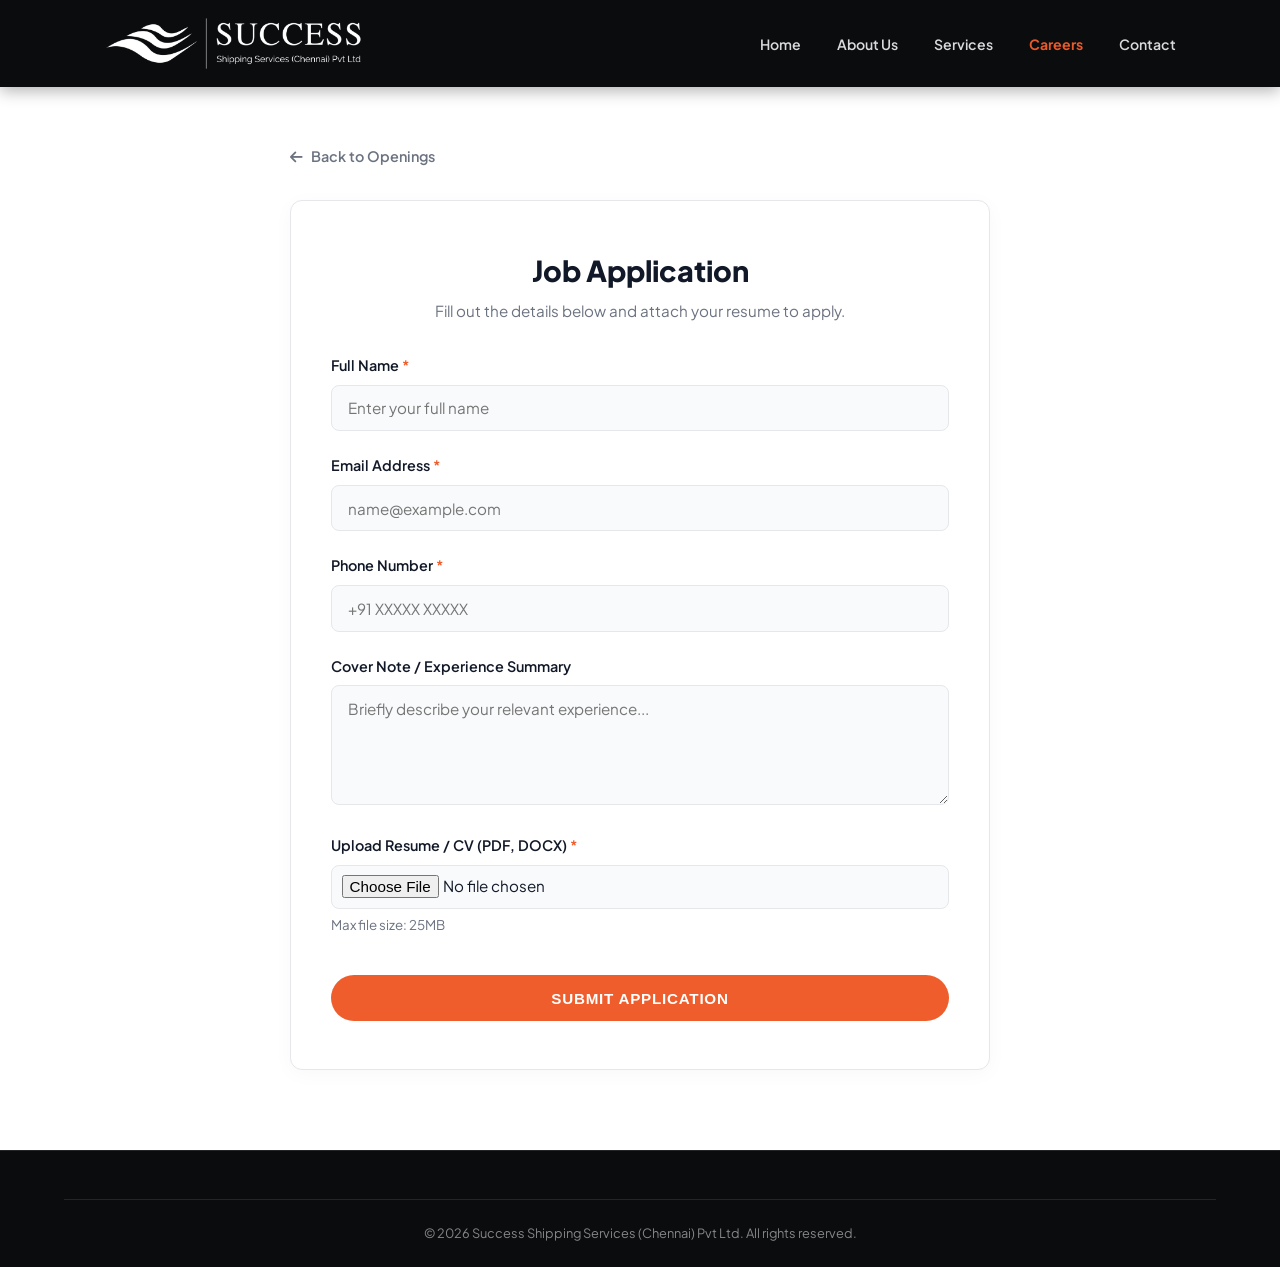
<file: apply.html>
<!DOCTYPE html>
<html lang="en">
<head>
  <meta charset="UTF-8">
  <meta name="viewport" content="width=device-width, initial-scale=1.0">
  <title>Apply for Role | Success Shipping Services</title>
  <link rel="icon" type="image/png" href="icon.png">
  <link rel="stylesheet" href="styles.css">
  
  <!-- Font Awesome Icons -->
  <link rel="stylesheet" href="https://cdnjs.cloudflare.com/ajax/libs/font-awesome/6.5.1/css/all.min.css">
  
  <!-- Google Fonts -->
  <link rel="preconnect" href="https://fonts.googleapis.com">
  <link rel="preconnect" href="https://fonts.gstatic.com" crossorigin>
  <link href="https://fonts.googleapis.com/css2?family=Plus+Jakarta+Sans:wght@400;500;600;700;800&display=swap" rel="stylesheet">

  <style>
    :root {
      --brand-orange: #EE5D2B;
      --brand-orange-hover: #D84C1C;
      --brand-dark: #0A0C0E;
      --text-dark: #111827;
      --text-muted: #6B7280;
      --border-light: #E5E7EB;
      --bg-light: #F9FAFB;
      --font-family: 'Plus Jakarta Sans', -apple-system, BlinkMacSystemFont, sans-serif;
    }

    * { box-sizing: border-box; margin: 0; padding: 0; }
    body { font-family: var(--font-family); color: var(--text-dark); background-color: #FFFFFF; line-height: 1.5; }

    .container { width: 90%; max-width: 700px; margin: 0 auto; }

    .site-logo {
      height: 55px !important;
      max-height: 55px !important;
      width: auto !important;
      display: block;
      object-fit: contain;
    }

    /* STICKY HEADER */
    header.nav-header {
      position: fixed;
      top: 0;
      left: 0;
      width: 100%;
      z-index: 1000;
      background-color: var(--brand-dark);
      padding: 1rem 0;
      box-shadow: 0 4px 15px rgba(0, 0, 0, 0.3);
    }

    .nav-wrapper {
      display: flex;
      justify-content: space-between;
      align-items: center;
      width: 100%;
      max-width: 1200px;
      margin: 0 auto;
      padding: 0 5%;
    }

    .nav-menu {
      display: flex;
      gap: 2rem;
      list-style: none;
    }

    .nav-menu a {
      color: #FFFFFF;
      text-decoration: none;
      font-size: 0.88rem;
      opacity: 0.85;
      transition: 0.2s;
    }

    .nav-menu a:hover,
    .nav-menu a.active {
      opacity: 1;
      color: var(--brand-orange);
      font-weight: 700;
    }

    /* FORM SECTION */
    .apply-section { padding: 9rem 0 5rem; }
    
    .back-link {
      display: inline-flex;
      align-items: center;
      gap: 0.5rem;
      color: var(--text-muted);
      text-decoration: none;
      font-size: 0.9rem;
      font-weight: 600;
      margin-bottom: 2rem;
      transition: color 0.2s;
    }
    .back-link:hover { color: var(--brand-orange); }

    .form-card {
      background: #FFFFFF;
      border: 1px solid var(--border-light);
      border-radius: 12px;
      padding: 3rem 2.5rem;
      box-shadow: 0 4px 20px rgba(0,0,0,0.03);
    }

    .form-header {
      margin-bottom: 2rem;
      text-align: center;
    }

    .form-header h1 {
      font-size: 1.8rem;
      font-weight: 800;
      color: var(--text-dark);
      margin-bottom: 0.5rem;
    }

    .form-header p {
      color: var(--text-muted);
      font-size: 0.95rem;
    }

    .form-group {
      margin-bottom: 1.5rem;
    }

    .form-group label {
      display: block;
      font-weight: 600;
      font-size: 0.9rem;
      margin-bottom: 0.5rem;
      color: var(--text-dark);
    }

    .form-control {
      width: 100%;
      padding: 0.8rem 1rem;
      border: 1px solid var(--border-light);
      border-radius: 8px;
      font-family: inherit;
      font-size: 0.95rem;
      background: var(--bg-light);
      color: var(--text-dark);
      transition: border-color 0.2s;
    }

    .form-control:focus {
      outline: none;
      border-color: var(--brand-orange);
      background: #FFFFFF;
    }

    textarea.form-control {
      resize: vertical;
      min-height: 120px;
    }

    .btn-orange-pill {
      background-color: var(--brand-orange);
      color: #FFFFFF;
      width: 100%;
      padding: 0.9rem;
      border: none;
      border-radius: 50px;
      font-size: 0.95rem;
      font-weight: 700;
      text-transform: uppercase;
      letter-spacing: 0.05em;
      cursor: pointer;
      transition: background-color 0.2s;
      margin-top: 1rem;
    }

    .btn-orange-pill:hover { background-color: var(--brand-orange-hover); }

    /* FOOTER */
    footer { background-color: var(--brand-dark); color: #FFFFFF; padding: 3rem 0 1.5rem; border-top: 1px solid rgba(255,255,255,0.1); }
    .footer-bottom { border-top: 1px solid rgba(255,255,255,0.1); padding-top: 1.5rem; text-align: center; color: rgba(255,255,255,0.5); font-size: 0.8rem; }
  </style>
</head>
<body>

  <!-- HEADER -->
  <header class="nav-header">
    <div class="nav-wrapper">
      <a href="index.html">
        <img src="logo-white.png" alt="Success Shipping Services" class="site-logo">
      </a>
      <nav>
        <ul class="nav-menu">
          <li><a href="index.html">Home</a></li>
          <li><a href="about.html">About Us</a></li>
          <li><a href="services.html">Services</a></li>
          <li><a href="careers.html" class="active">Careers</a></li>
          <li><a href="contact.html">Contact</a></li>
        </ul>
      </nav>
    </div>
  </header>

  <!-- FORM SECTION -->
  <!-- FORM SECTION -->
  <main class="apply-section">
    <div class="container">
      <a href="careers.html" class="back-link"><i class="fa-solid fa-arrow-left"></i> Back to Openings</a>
      
      <div class="form-card" id="form-container">
        <div class="form-header">
          <h1 id="job-title-heading">Job Application</h1>
          <p>Fill out the details below and attach your resume to apply.</p>
        </div>

        <!-- Status message for errors -->
        <div id="form-status" style="display: none; padding: 1rem; margin-bottom: 1rem; border-radius: 8px; background: #FEE2E2; color: #991B1B; font-size: 0.9rem; text-align: center;"></div>

        <form id="application-form">
          <!-- Dynamic Subject Field updated via JS -->
          <input type="hidden" name="_subject" id="form-subject-input" value="Career Application">

          <div class="form-group">
            <label for="name">Full Name <span style="color: var(--brand-orange);">*</span></label>
            <input type="text" id="name" name="Full Name" class="form-control" placeholder="Enter your full name" required>
          </div>

          <div class="form-group">
            <label for="email">Email Address <span style="color: var(--brand-orange);">*</span></label>
            <input type="email" id="email" name="Email" class="form-control" placeholder="name@example.com" required>
          </div>

          <div class="form-group">
            <label for="phone">Phone Number <span style="color: var(--brand-orange);">*</span></label>
            <input type="tel" id="phone" name="Phone Number" class="form-control" placeholder="+91 XXXXX XXXXX" required>
          </div>

          <div class="form-group">
            <label for="message">Cover Note / Experience Summary</label>
            <textarea id="message" name="Experience Summary" class="form-control" placeholder="Briefly describe your relevant experience..."></textarea>
          </div>

          <div class="form-group">
            <label for="resume">Upload Resume / CV (PDF, DOCX) <span style="color: var(--brand-orange);">*</span></label>
            <input type="file" id="resume" name="Attachment" accept=".pdf,.doc,.docx" class="form-control" required style="padding: 0.6rem;">
            <small style="color: var(--text-muted); display: block; margin-top: 0.4rem;">Max file size: 25MB</small>
          </div>

          <button type="submit" id="submit-btn" class="btn-orange-pill">Submit Application</button>
        </form>
      </div>
    </div>
  </main>

  <script>
    document.addEventListener('DOMContentLoaded', function () {
      // 1. Capture dynamic job title from URL parameter
      const urlParams = new URLSearchParams(window.location.search);
      const subjectParam = urlParams.get('subject');

      if (subjectParam) {
        const decodedSubject = decodeURIComponent(subjectParam);

        const subjectInput = document.getElementById('form-subject-input');
        if (subjectInput) {
          subjectInput.value = decodedSubject;
        }

        const heading = document.getElementById('job-title-heading');
        if (heading) {
          heading.textContent = decodedSubject.replace('Career Application - ', 'Applying for: ');
        }
      }

      // 2. Handle form submission via AJAX (No page redirects)
      const form = document.getElementById('application-form');
      const submitBtn = document.getElementById('submit-btn');
      const formContainer = document.getElementById('form-container');
      const formStatus = document.getElementById('form-status');

      form.addEventListener('submit', function (e) {
        e.preventDefault();

        submitBtn.disabled = true;
        submitBtn.textContent = 'Submitting Application...';
        formStatus.style.display = 'none';

        const formData = new FormData(form);

        // Submit directly to FormSubmit AJAX endpoint
        fetch('https://formsubmit.co/ajax/el/yovego', {
          method: 'POST',
          body: formData
        })
        .then(response => response.json())
        .then(data => {
          if (data.success === 'true' || data.success === true) {
            // Display inline success card upon completion
            formContainer.innerHTML = `
              <div style="text-align: center; padding: 2rem 1rem;">
                <i class="fa-solid fa-circle-check" style="font-size: 3.5rem; color: var(--brand-orange); margin-bottom: 1rem;"></i>
                <h2 style="font-size: 1.6rem; font-weight: 800; margin-bottom: 0.5rem; color: var(--text-dark);">Application Submitted!</h2>
                <p style="color: var(--text-muted); font-size: 0.95rem; margin-bottom: 1.5rem;">Thank you for applying. Our HR team has received your application and resume and will review it shortly.</p>
                <a href="careers.html" class="btn-orange-pill" style="display: inline-block; width: auto; padding: 0.75rem 2rem; text-decoration: none;">Back to Openings</a>
              </div>
            `;
          } else {
            throw new Error('Form submission failed');
          }
        })
        .catch(error => {
          console.error('Submission error:', error);
          submitBtn.disabled = false;
          submitBtn.textContent = 'Submit Application';
          formStatus.style.display = 'block';
          formStatus.textContent = 'Unable to send application. Please try again or check your attachment size.';
        });
      });
    });
  </script>

  <!-- FOOTER -->
  <footer>
    <div class="container" style="max-width: 1200px;">
      <div class="footer-bottom">
        &copy; 2026 Success Shipping Services (Chennai) Pvt Ltd. All rights reserved.
      </div>
    </div>
  </footer>

  <script>
    document.addEventListener('DOMContentLoaded', function () {
      const urlParams = new URLSearchParams(window.location.search);
      const subjectParam = urlParams.get('subject');

      if (subjectParam) {
        const decodedSubject = decodeURIComponent(subjectParam);

        // Update hidden subject field for Web3Forms email
        const subjectInput = document.getElementById('form-subject-input');
        if (subjectInput) {
          subjectInput.value = decodedSubject;
        }

        // Update the form title heading with the specific role name
        const heading = document.getElementById('job-title-heading');
        if (heading) {
          heading.textContent = decodedSubject.replace('Career Application - ', 'Applying for: ');
        }
      }
    });
  </script>
</body>
</html>
</file>
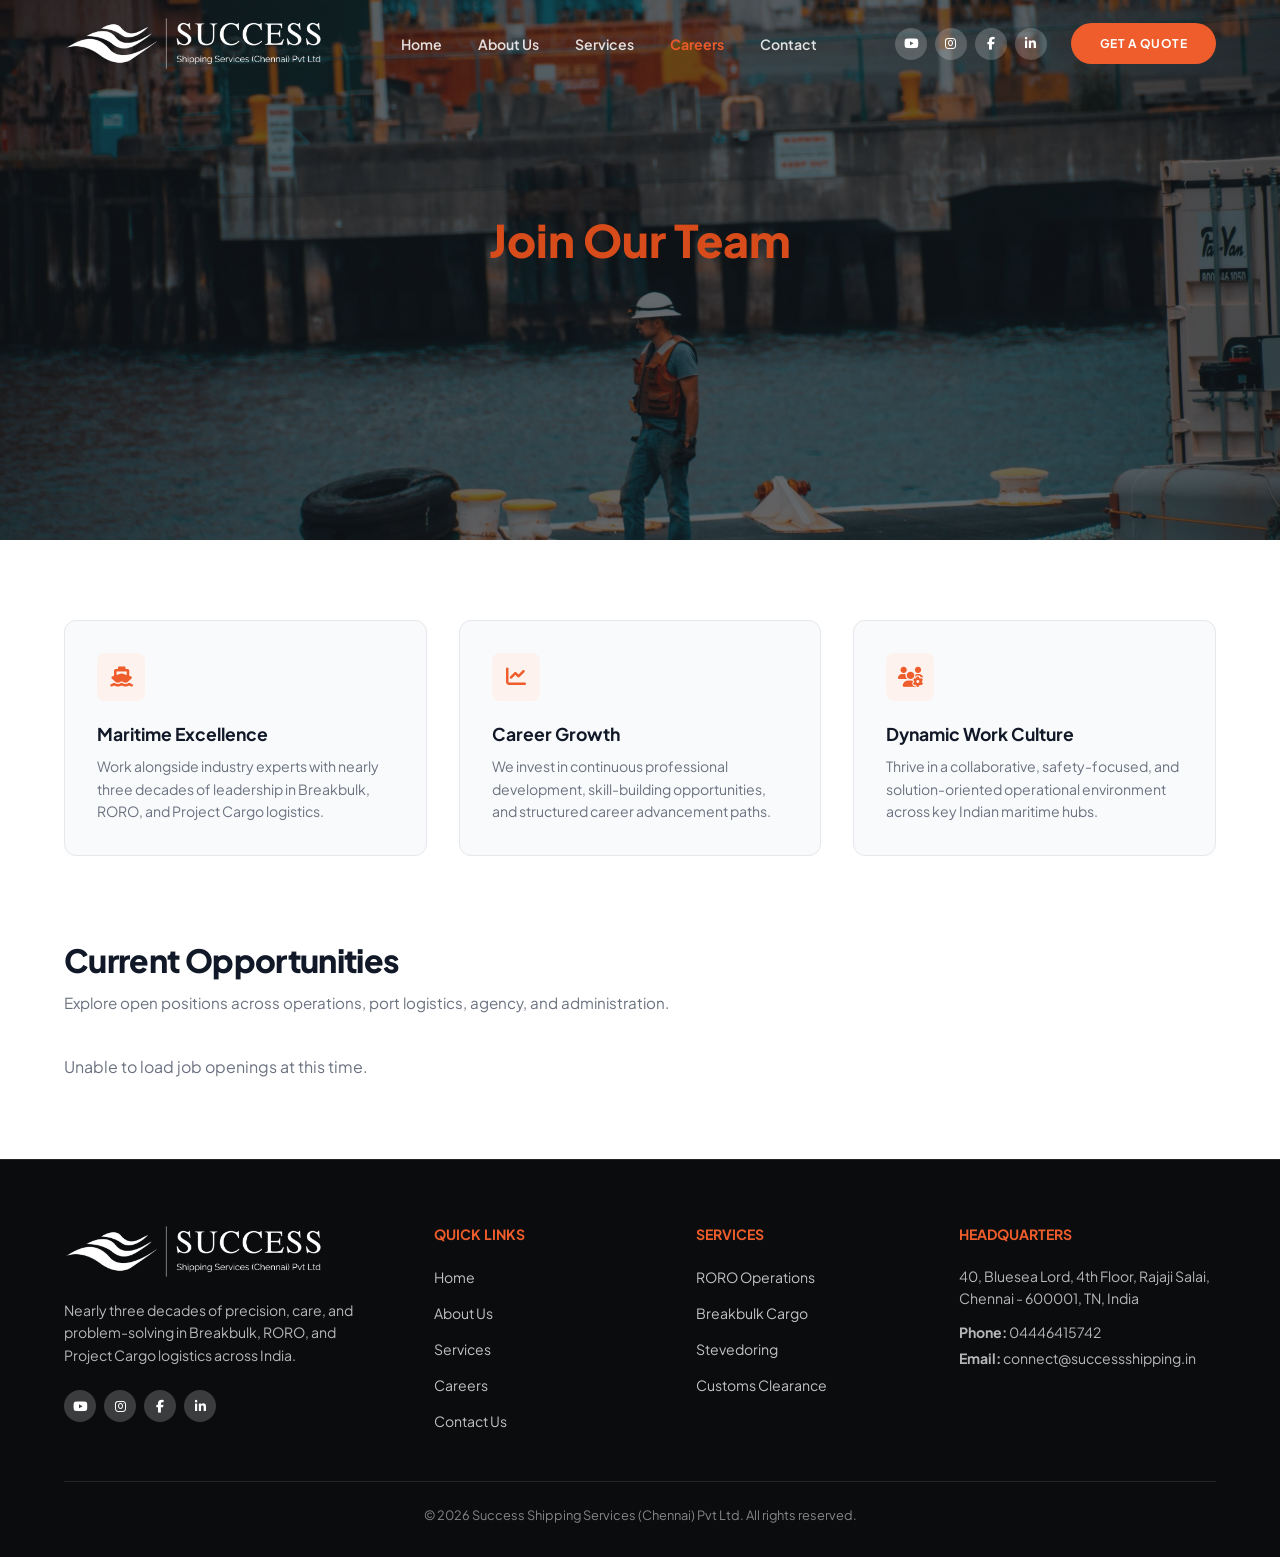
<file: careers.html>
<!DOCTYPE html>
<html lang="en">
<head>
  <meta charset="UTF-8">
  <meta name="viewport" content="width=device-width, initial-scale=1.0">
  <title>Careers | Success Shipping Services</title>
  <link rel="icon" type="image/png" href="icon.png">
  <link rel="stylesheet" href="styles.css">
  
  <!-- Font Awesome Icons -->
  <link rel="stylesheet" href="https://cdnjs.cloudflare.com/ajax/libs/font-awesome/6.5.1/css/all.min.css">
  
  <!-- Google Fonts -->
  <link rel="preconnect" href="https://fonts.googleapis.com">
  <link rel="preconnect" href="https://fonts.gstatic.com" crossorigin>
  <link href="https://fonts.googleapis.com/css2?family=Plus+Jakarta+Sans:wght@400;500;600;700;800&display=swap" rel="stylesheet">

  <style>
    :root {
      --brand-orange: #EE5D2B;
      --brand-orange-hover: #D84C1C;
      --brand-dark: #0A0C0E;
      --text-dark: #111827;
      --text-muted: #6B7280;
      --border-light: #E5E7EB;
      --bg-light: #F9FAFB;
      --bg-cream-icon: #FDF2EE;
      --font-family: 'Plus Jakarta Sans', -apple-system, BlinkMacSystemFont, sans-serif;
    }

    * { box-sizing: border-box; margin: 0; padding: 0; }
    body { font-family: var(--font-family); color: var(--text-dark); background-color: #FFFFFF; line-height: 1.5; -webkit-font-smoothing: antialiased; }

    .container { width: 90%; max-width: 1200px; margin: 0 auto; }

    .site-logo {
      height: 55px !important;
      max-height: 55px !important;
      width: auto !important;
      display: block;
      object-fit: contain;
    }

    /* STICKY/FIXED HEADER & NAV */
    header.nav-header {
      position: fixed; /* This overlays the header on top of the image */
  top: 0;
  left: 0;
  width: 100%;
  z-index: 1000;
  background-color: transparent;
  border-bottom: none;
  padding: 1rem 0;
}

    .nav-wrapper {
      display: flex !important;
      justify-content: space-between !important;
      align-items: center !important;
      width: 100% !important;
    }

    .nav-menu {
      display: flex;
      gap: 2rem;
      list-style: none;
    }

    .nav-menu a {
      color: #FFFFFF;
      text-decoration: none;
      font-size: 0.88rem;
      opacity: 0.85;
      transition: 0.2s;
    }

    .nav-menu a:hover,
    .nav-menu a.active {
      opacity: 1;
      color: var(--brand-orange);
      font-weight: 700;
    }

    .header-actions {
      display: flex;
      align-items: center;
      gap: 1.5rem;
    }

    .social-links-group {
      display: flex;
      gap: 0.5rem;
    }

    .social-icon-btn {
      width: 32px;
      height: 32px;
      border-radius: 50%;
      background: rgba(255, 255, 255, 0.15);
      color: #FFFFFF;
      display: inline-flex;
      align-items: center;
      justify-content: center;
      font-size: 0.8rem;
      text-decoration: none;
      transition: all 0.2s ease;
    }

    .social-icon-btn:hover {
      background: var(--brand-orange);
    }

    .btn-quote {
      background-color: var(--brand-orange);
      color: #FFFFFF;
      padding: 0.7rem 1.8rem;
      border-radius: 50px;
      font-size: 0.75rem;
      font-weight: 700;
      text-transform: uppercase;
      text-decoration: none;
      transition: background-color 0.2s ease;
    }

    .btn-quote:hover {
      background-color: var(--brand-orange-hover);
    }

    .btn-orange-pill {
      background-color: var(--brand-orange);
      color: #FFFFFF;
      padding: 0.65rem 1.6rem;
      border-radius: 50px;
      font-size: 0.8rem;
      font-weight: 700;
      text-transform: uppercase;
      letter-spacing: 0.05em;
      text-decoration: none;
      border: none;
      cursor: pointer;
      transition: background-color 0.2s;
      display: inline-block;
    }

    .btn-orange-pill:hover {
      background-color: var(--brand-orange-hover);
    }

    .mobile-hamburger-btn { display: none; }

    /* CAREERS CONTENT */
    .careers-section { padding: 5rem 0; }

    .benefits-grid {
      display: grid;
      grid-template-columns: repeat(3, 1fr);
      gap: 2rem;
      margin-bottom: 5rem;
    }

    .benefit-card {
      background: var(--bg-light);
      padding: 2rem;
      border-radius: 12px;
      border: 1px solid var(--border-light);
    }

    .benefit-icon {
      width: 48px;
      height: 48px;
      border-radius: 8px;
      background-color: var(--bg-cream-icon);
      color: var(--brand-orange);
      display: flex;
      align-items: center;
      justify-content: center;
      font-size: 1.25rem;
      margin-bottom: 1.25rem;
    }

    .benefit-card h3 {
      font-size: 1.1rem;
      font-weight: 700;
      margin-bottom: 0.5rem;
      color: var(--text-dark);
    }

    .benefit-card p {
      font-size: 0.88rem;
      color: var(--text-muted);
      line-height: 1.6;
    }

    .openings-header {
      margin-bottom: 2.5rem;
    }

    .openings-header h2 {
      font-size: 2rem;
      font-weight: 800;
      color: var(--text-dark);
      letter-spacing: -0.02em;
    }

    .openings-header p {
      color: var(--text-muted);
      font-size: 0.95rem;
      margin-top: 0.5rem;
    }

    .jobs-list {
      display: flex;
      flex-direction: column;
      gap: 1.25rem;
    }

    .job-card {
      background: #FFFFFF;
      border: 1px solid var(--border-light);
      border-radius: 12px;
      padding: 1.75rem 2rem;
      display: flex;
      align-items: center;
      justify-content: space-between;
      transition: border-color 0.2s, box-shadow 0.2s;
    }

    .job-card:hover {
      border-color: var(--brand-orange);
      box-shadow: 0 4px 16px rgba(0, 0, 0, 0.05);
    }

    .job-info h3 {
      font-size: 1.15rem;
      font-weight: 700;
      color: var(--text-dark);
      margin-bottom: 0.35rem;
    }

    .job-details {
      display: flex;
      gap: 1.5rem;
      font-size: 0.85rem;
      color: var(--text-muted);
    }

    .job-details span {
      display: flex;
      align-items: center;
      gap: 0.4rem;
    }

    /* FOOTER */
    footer { background-color: var(--brand-dark); color: #FFFFFF; padding: 4rem 0 2rem; border-top: 1px solid rgba(255,255,255,0.1); }
    .footer-grid { display: grid; grid-template-columns: 1.5fr 1fr 1fr 1.2fr; gap: 3rem; margin-bottom: 3rem; }
    .footer-col h4 { font-size: 0.88rem; font-weight: 700; text-transform: uppercase; color: var(--brand-orange); margin-bottom: 1.25rem; }
    .footer-col ul { list-style: none; display: flex; flex-direction: column; gap: 0.75rem; }
    .footer-col ul a { color: rgba(255,255,255,0.75); text-decoration: none; font-size: 0.88rem; transition: color 0.2s; }
    .footer-col ul a:hover { color: var(--brand-orange); }

    /* RESPONSIVE MEDIA QUERIES */
    @media (max-width: 991.98px) {
      .site-logo {
        height: 35px !important;
        max-height: 35px !important;
      }

      .header-container,
      .nav-wrapper {
        display: flex !important;
        justify-content: space-between !important;
        align-items: center !important;
        width: 100% !important;
      }

      .mobile-hamburger-btn {
        display: flex !important;
        background: transparent;
        border: none;
        color: #ffffff;
        font-size: 1.75rem;
        cursor: pointer;
        padding: 4px;
      }

      .header-actions,
      .btn-quote {
        display: none !important;
      }

      .nav-links-wrapper {
        display: none;
        position: absolute;
        top: 100%;
        left: 0;
        width: 100%;
        background-color: #0d0f12;
        padding: 1.5rem;
        box-shadow: 0 10px 25px rgba(0, 0, 0, 0.5);
      }

      .nav-links-wrapper.is-active {
        display: block !important;
      }

      .nav-menu {
        display: flex;
        flex-direction: column;
        gap: 1rem;
        list-style: none;
        padding: 0;
        margin-bottom: 1.5rem;
      }

      .nav-menu a {
        color: #ffffff;
        text-decoration: none;
        font-size: 1.1rem;
        font-weight: 600;
      }

      .mobile-social-links {
        display: flex;
        gap: 1.25rem;
      }

      .mobile-social-links a {
        color: #ffffff;
        font-size: 1.2rem;
      }

      .benefits-grid { grid-template-columns: 1fr; }
      .job-card { flex-direction: column; align-items: flex-start; gap: 1.25rem; }
      .footer-grid { grid-template-columns: 1fr; gap: 2.5rem; }
    }
    /* DESKTOP-ONLY SCROLL EFFECT */
@media (min-width: 992px) {
  header.nav-header {
    transition: background-color 0.3s ease, padding 0.3s ease, box-shadow 0.3s ease;
  }
  
  header.nav-header.scrolled {
    background-color: var(--brand-dark); /* Changes to the dark background */
    padding: 0.75rem 0; /* Shrinks slightly */
    box-shadow: 0 4px 15px rgba(0, 0, 0, 0.3);
  }
}
  </style>
</head>
<body>

  <!-- STICKY NAVIGATION HEADER -->
  <header class="nav-header">
    <div class="container header-container">
      <div class="nav-wrapper">
        <a href="index.html">
          <img src="logo-white.png" alt="Success Shipping Services" class="site-logo">
        </a>

        <!-- Mobile Hamburger Button -->
        <button class="mobile-hamburger-btn" id="mobileMenuBtn" aria-label="Toggle Menu">
          <i class="fa-solid fa-bars"></i>
        </button>

        <!-- Navigation Links Dropdown -->
        <nav class="nav-links-wrapper" id="navLinksWrapper">
          <ul class="nav-menu">
            <li><a href="index.html">Home</a></li>
            <li><a href="about.html">About Us</a></li>
            <li><a href="services.html">Services</a></li>
            <li><a href="careers.html" class="active">Careers</a></li>
            <li><a href="contact.html">Contact</a></li>
          </ul>
          <div class="mobile-social-links">
            <a href="https://www.youtube.com/@SuccessShipping" target="_blank" rel="noopener"><i class="fa-brands fa-youtube"></i></a>
            <a href="https://www.instagram.com/success_shipping_chennai/" target="_blank" rel="noopener"><i class="fa-brands fa-instagram"></i></a>
            <a href="https://www.facebook.com/profile.php?id=61581851585515" target="_blank" rel="noopener"><i class="fa-brands fa-facebook"></i></a>
            <a href="https://www.linkedin.com/company/successshippingservices/" target="_blank" rel="noopener"><i class="fa-brands fa-linkedin"></i></a>
          </div>
        </nav>

        <!-- Desktop Header Actions -->
        <div class="header-actions">
          <div class="social-links-group">
            <a href="https://www.youtube.com/@SuccessShipping" target="_blank" rel="noopener noreferrer" class="social-icon-btn" aria-label="YouTube"><i class="fa-brands fa-youtube"></i></a>
            <a href="https://www.instagram.com/success_shipping_chennai/" target="_blank" rel="noopener noreferrer" class="social-icon-btn" aria-label="Instagram"><i class="fa-brands fa-instagram"></i></a>
            <a href="https://www.facebook.com/profile.php?id=61581851585515" target="_blank" rel="noopener noreferrer" class="social-icon-btn" aria-label="Facebook"><i class="fa-brands fa-facebook-f"></i></a>
            <a href="https://www.linkedin.com/company/successshippingservices/" target="_blank" rel="noopener noreferrer" class="social-icon-btn" aria-label="LinkedIn"><i class="fa-brands fa-linkedin-in"></i></a>
          </div>
          <a href="contact.html" class="btn-quote">GET A QUOTE</a>
        </div>
      </div>
    </div>
  </header>

  <!-- BANNER HERO -->
  <section class="hero" style="
    background-image: linear-gradient(rgba(20, 25, 30, 0.65), rgba(20, 25, 30, 0.65)), url(careers-hero.webp); 
  background-size: cover; 
  background-position: center; 
  min-height: 60vh; 
  display: flex; 
  align-items: center; 
  justify-content: center; 
  color: #ffffff; 
  padding-bottom: 10rem;
  text-align: center;">
    <h1 style="color: #D84C1C; font-size: 2.8rem; font-weight: 800;">Join Our Team</h1>
  </section>

  <!-- MAIN CONTENT -->
  <main class="careers-section">
    <div class="container">

      <!-- BENEFITS -->
      <div class="benefits-grid">
        <div class="benefit-card">
          <div class="benefit-icon"><i class="fa-solid fa-ship"></i></div>
          <h3>Maritime Excellence</h3>
          <p>Work alongside industry experts with nearly three decades of leadership in Breakbulk, RORO, and Project Cargo logistics.</p>
        </div>
        <div class="benefit-card">
          <div class="benefit-icon"><i class="fa-solid fa-chart-line"></i></div>
          <h3>Career Growth</h3>
          <p>We invest in continuous professional development, skill-building opportunities, and structured career advancement paths.</p>
        </div>
        <div class="benefit-card">
          <div class="benefit-icon"><i class="fa-solid fa-users-gear"></i></div>
          <h3>Dynamic Work Culture</h3>
          <p>Thrive in a collaborative, safety-focused, and solution-oriented operational environment across key Indian maritime hubs.</p>
        </div>
      </div>

      <!-- OPENINGS LIST -->
      <div class="openings-header">
        <h2>Current Opportunities</h2>
        <p>Explore open positions across operations, port logistics, agency, and administration.</p>
      </div>

     <!-- DYNAMIC JOBS CONTAINER -->
      <div class="jobs-list">
        <p style="color: var(--text-muted); font-style: italic;">Loading open opportunities...</p>
      </div>

    </div>
  </main>

  <!-- SITE FOOTER -->
  <footer>
    <div class="container">
      <div class="footer-grid">
        <!-- COL 1: ABOUT -->
        <div class="footer-col">
          <img src="logo-white.png" alt="Success Shipping Services" class="site-logo" style="margin-bottom: 1.25rem;">
          <p style="color: rgba(255,255,255,0.7); font-size: 0.88rem; line-height: 1.6; margin-bottom: 1.5rem;">
            Nearly three decades of precision, care, and problem-solving in Breakbulk, RORO, and Project Cargo logistics across India.
          </p>
          <div style="display: flex; gap: 0.5rem;">
            <a href="https://www.youtube.com/@SuccessShipping" target="_blank" rel="noopener noreferrer" class="social-icon-btn" aria-label="YouTube"><i class="fa-brands fa-youtube"></i></a>
            <a href="https://www.instagram.com/success_shipping_chennai/" target="_blank" rel="noopener noreferrer" class="social-icon-btn" aria-label="Instagram"><i class="fa-brands fa-instagram"></i></a>
            <a href="https://www.facebook.com/profile.php?id=61581851585515" target="_blank" rel="noopener noreferrer" class="social-icon-btn" aria-label="Facebook"><i class="fa-brands fa-facebook-f"></i></a>
            <a href="https://www.linkedin.com/company/successshippingservices/" target="_blank" rel="noopener noreferrer" class="social-icon-btn" aria-label="LinkedIn"><i class="fa-brands fa-linkedin-in"></i></a>
          </div>
        </div>

        <!-- COL 2: QUICK LINKS -->
        <div class="footer-col">
          <h4>Quick Links</h4>
          <ul>
            <li><a href="index.html">Home</a></li>
            <li><a href="about.html">About Us</a></li>
            <li><a href="services.html">Services</a></li>
            <li><a href="careers.html">Careers</a></li>
            <li><a href="contact.html">Contact Us</a></li>
          </ul>
        </div>

        <!-- COL 3: SERVICES -->
        <div class="footer-col">
          <h4>Services</h4>
          <ul>
            <li><a href="services.html">RORO Operations</a></li>
            <li><a href="services.html">Breakbulk Cargo</a></li>
            <li><a href="services.html">Stevedoring</a></li>
            <li><a href="services.html">Customs Clearance</a></li>
          </ul>
        </div>

        <!-- COL 4: HEADQUARTERS -->
        <div class="footer-col">
          <h4>Headquarters</h4>
          <p style="color: rgba(255,255,255,0.7); font-size: 0.88rem; line-height: 1.6; margin-bottom: 0.75rem;">
            40, Bluesea Lord, 4th Floor, Rajaji Salai, Chennai - 600001, TN, India
          </p>
          <p style="color: rgba(255,255,255,0.7); font-size: 0.88rem; margin-bottom: 0.3rem;"><strong>Phone:</strong> 04446415742</p>
          <p style="color: rgba(255,255,255,0.7); font-size: 0.88rem;"><strong>Email:</strong> connect@successshipping.in</p>
        </div>
      </div>

      <div style="border-top: 1px solid rgba(255,255,255,0.1); padding-top: 1.5rem; text-align: center; color: rgba(255,255,255,0.5); font-size: 0.8rem;">
        &copy; 2026 Success Shipping Services (Chennai) Pvt Ltd. All rights reserved.
      </div>
    </div>
  </footer>

  <script>
  document.addEventListener('DOMContentLoaded', function () {
    // 1. Mobile Menu Toggle (Single instance)
    const menuBtn = document.getElementById('mobileMenuBtn');
    const navWrapper = document.getElementById('navLinksWrapper');

    if (menuBtn && navWrapper) {
      menuBtn.addEventListener('click', () => {
        navWrapper.classList.toggle('is-active');
        const icon = menuBtn.querySelector('i');
        if (icon) {
          icon.classList.toggle('fa-bars');
          icon.classList.toggle('fa-xmark');
        }
      });
    }

    // 2. Desktop Sticky Header Scroll Logic
    const header = document.querySelector('.nav-header');
    
    if (header) {
      window.addEventListener('scroll', () => {
        if (window.scrollY > 50) {
          header.classList.add('scrolled');
        } else {
          header.classList.remove('scrolled');
        }
      });
    }

    // 3. Dynamic Job Openings Loader from Google Sheets
      const jobsContainer = document.querySelector('.jobs-list');
      const scriptUrl = 'https://script.google.com/macros/s/AKfycbz-w-s1CZAp4rw438Nhw1EErsyxHug7VmAD4mwGK8OlXqFiUSsOAzKZcV-nVK6nqIsZ/exec';

      if (jobsContainer) {
        fetch(scriptUrl)
          .then(response => response.json())
          .then(jobs => {
            if (!jobs || jobs.length === 0) {
              jobsContainer.innerHTML = '<p style="color: var(--text-muted);">No open roles at the moment. Please check back later!</p>';
              return;
            }

            let html = '';
            jobs.forEach(job => {
              const title = job.title || 'Open Position';
              const location = job.location || 'Chennai';
              const type = job.type || 'Full-Time';
              const experience = job.experience || 'As applicable';

              html += `
                <div class="job-card">
                  <div class="job-info">
                    <h3>${title}</h3>
                    <div class="open-details job-details">
                      <span><i class="fa-solid fa-location-dot"></i> ${location}</span>
                      <span><i class="fa-solid fa-briefcase"></i> ${type}</span>
                      <span><i class="fa-solid fa-clock"></i> ${experience}</span>
                    </div>
                  </div>
                  <a href="job-detail.html?title=${encodeURIComponent(title)}" class="btn-orange-pill">View Details</a>
                </div>
              `;
            });
            jobsContainer.innerHTML = html;
          })
          .catch(error => {
            console.error('Error fetching jobs:', error);
            jobsContainer.innerHTML = '<p style="color: var(--text-muted);">Unable to load job openings at this time.</p>';
          });
      }
  });
</script>
</body>
</html>
</file>
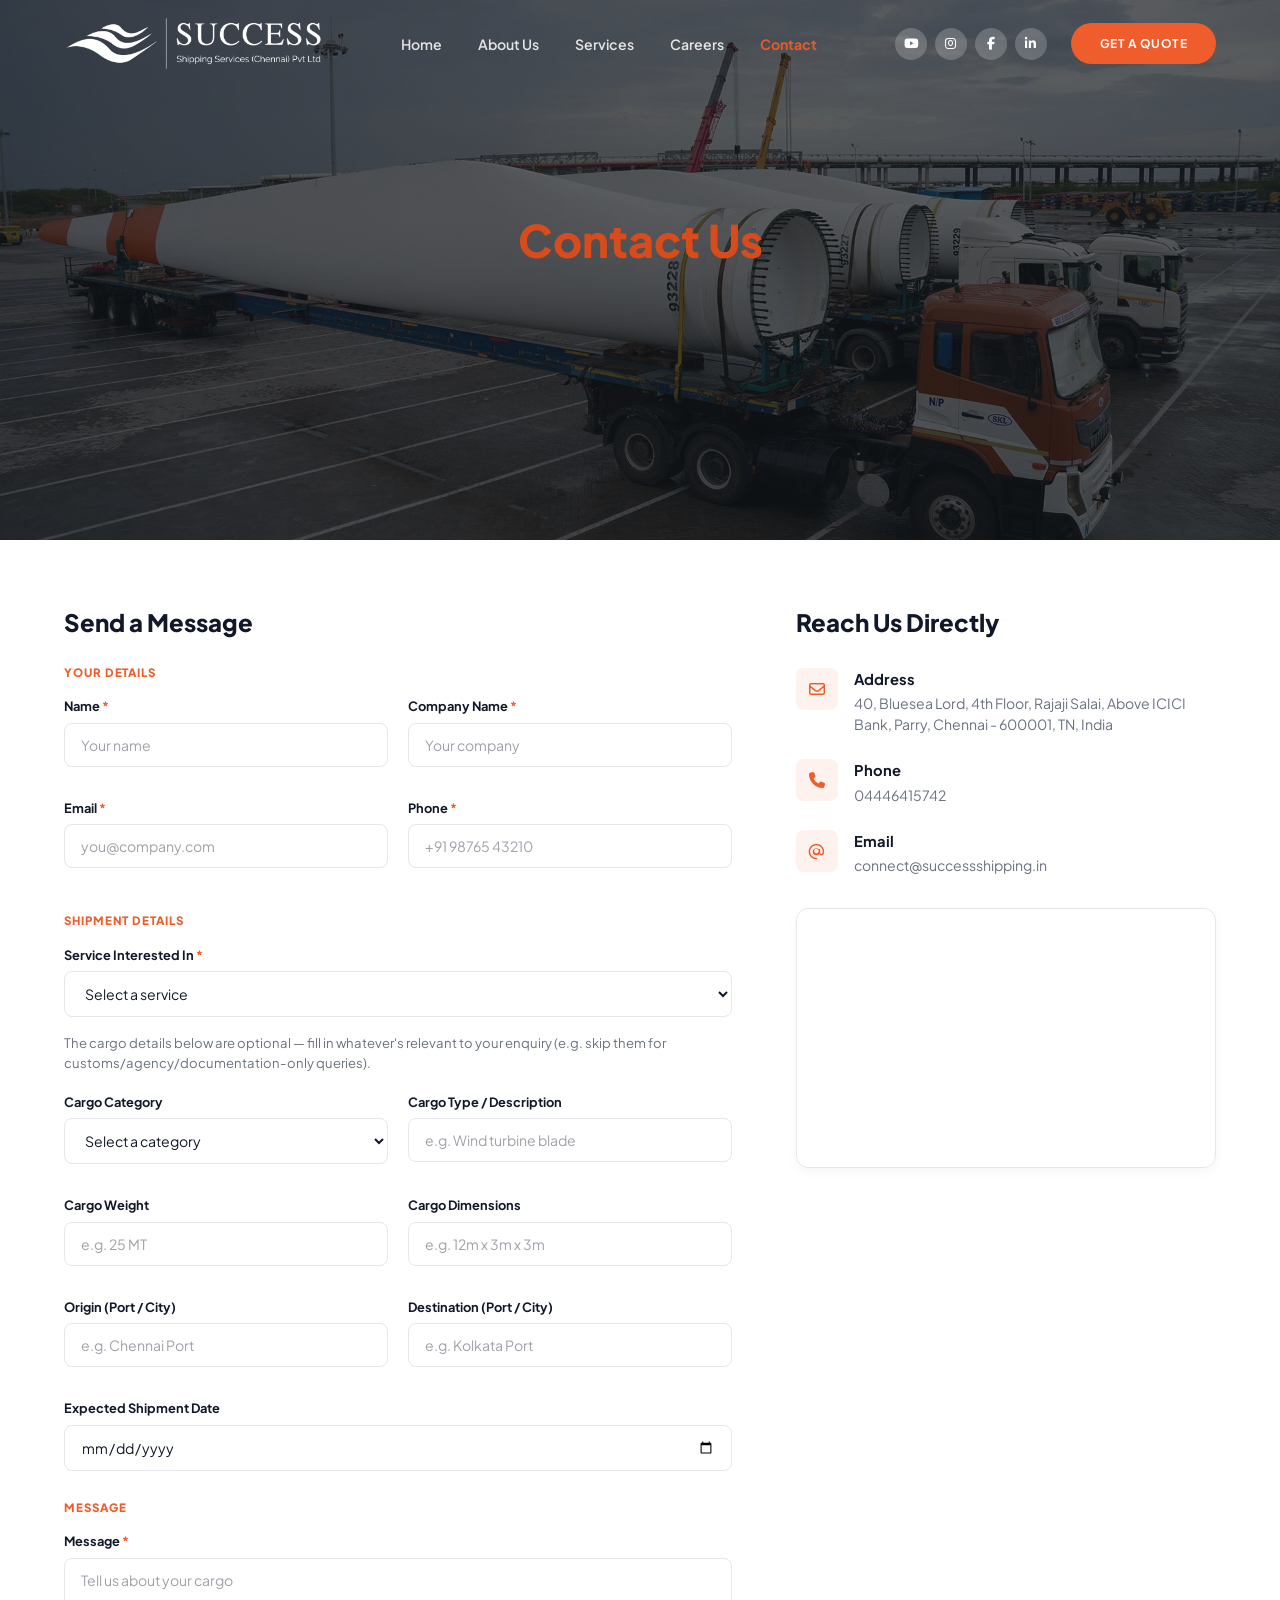
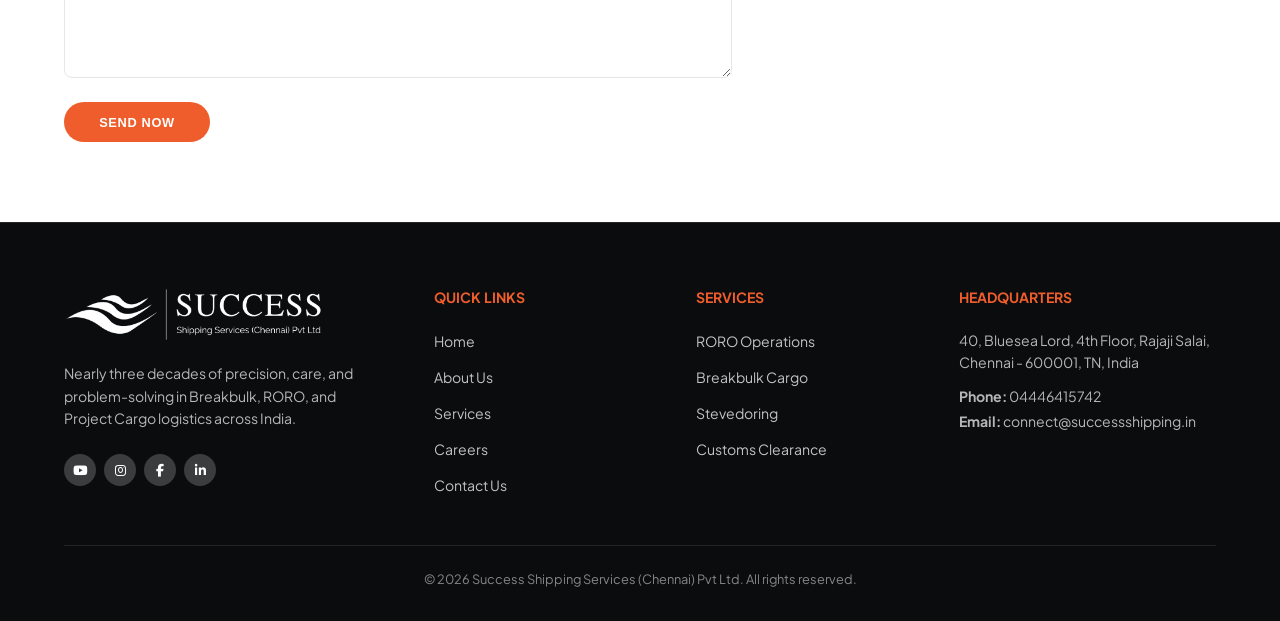
<file: contact.html>
<!DOCTYPE html>
<html lang="en">
<head>
  <meta charset="UTF-8">
  <meta name="viewport" content="width=device-width, initial-scale=1.0">
  <title>Contact Us | Success Shipping Services</title>
  <link rel="icon" type="image/png" href="icon.png">
  <link rel="stylesheet" href="styles.css">
  
  <!-- Font Awesome Icons -->
  <link rel="stylesheet" href="https://cdnjs.cloudflare.com/ajax/libs/font-awesome/6.5.1/css/all.min.css">
  
  <!-- Google Fonts -->
  <link rel="preconnect" href="https://fonts.googleapis.com">
  <link rel="preconnect" href="https://fonts.gstatic.com" crossorigin>
  <link href="https://fonts.googleapis.com/css2?family=Plus+Jakarta+Sans:wght@400;500;600;700;800&display=swap" rel="stylesheet">

  <style>
    :root {
      --brand-orange: #EE5D2B;
      --brand-orange-hover: #D84C1C;
      --brand-dark: #0A0C0E;
      --text-dark: #111827;
      --text-muted: #6B7280;
      --border-light: #E5E7EB;
      --bg-light: #F9FAFB;
      --bg-cream-icon: #FDF2EE;
      --font-family: 'Plus Jakarta Sans', -apple-system, BlinkMacSystemFont, sans-serif;
    }

    * { box-sizing: border-box; margin: 0; padding: 0; }
    body { font-family: var(--font-family); color: var(--text-dark); background-color: #FFFFFF; line-height: 1.5; -webkit-font-smoothing: antialiased; }

    .container { width: 90%; max-width: 1200px; margin: 0 auto; }

    .site-logo {
      height: 55px !important;
      max-height: 55px !important;
      width: auto !important;
      display: block;
      object-fit: contain;
    }

    /* ABSOLUTE TRANSPARENT HEADER */
    header.nav-header {
      position: fixed;
      top: 0;
      left: 0;
      width: 100%;
      z-index: 1000;
      background-color: transparent;
      border-bottom: none;
      padding: 1rem 0;
    }

    .nav-wrapper {
      display: flex !important;
      justify-content: space-between !important;
      align-items: center !important;
      width: 100% !important;
    }

    .nav-menu {
      display: flex;
      gap: 2rem;
      list-style: none;
    }

    .nav-menu a {
      color: #FFFFFF;
      text-decoration: none;
      font-size: 0.88rem;
      opacity: 0.85;
      transition: 0.2s;
    }

    .nav-menu a:hover,
    .nav-menu a.active {
      opacity: 1;
      color: var(--brand-orange);
      font-weight: 700;
    }

    .header-actions {
      display: flex;
      align-items: center;
      gap: 1.5rem;
    }

    .social-links-group {
      display: flex;
      gap: 0.5rem;
    }

    .social-icon-btn {
      width: 32px;
      height: 32px;
      border-radius: 50%;
      background: rgba(255, 255, 255, 0.15);
      color: #FFFFFF;
      display: inline-flex;
      align-items: center;
      justify-content: center;
      font-size: 0.8rem;
      text-decoration: none;
      transition: all 0.2s ease;
    }

    .social-icon-btn:hover {
      background: var(--brand-orange);
    }

    .btn-quote {
      background-color: var(--brand-orange);
      color: #FFFFFF;
      padding: 0.7rem 1.8rem;
      border-radius: 50px;
      font-size: 0.75rem;
      font-weight: 700;
      text-transform: uppercase;
      text-decoration: none;
      transition: background-color 0.2s ease;
    }

    .btn-quote:hover {
      background-color: var(--brand-orange-hover);
    }

    .btn-orange-pill {
      background-color: var(--brand-orange);
      color: #FFFFFF;
      padding: 0.65rem 1.6rem;
      border-radius: 50px;
      font-size: 0.8rem;
      font-weight: 700;
      text-transform: uppercase;
      letter-spacing: 0.05em;
      text-decoration: none;
      border: none;
      cursor: pointer;
      transition: background-color 0.2s;
      display: inline-block;
    }

    .btn-orange-pill:hover {
      background-color: var(--brand-orange-hover);
    }

    .mobile-hamburger-btn { display: none; }

    /* CONTENT LAYOUT */
    .content-section { padding: 4rem 0 5rem; }
    .contact-grid { display: grid; grid-template-columns: 1.35fr 0.85fr; gap: 4rem; align-items: start; }

    /* FORM SECTION */
    .form-title { font-size: 1.5rem; font-weight: 800; color: var(--text-dark); margin-bottom: 1.5rem; }
    .section-label { color: var(--brand-orange); font-size: 0.72rem; font-weight: 800; text-transform: uppercase; letter-spacing: 0.08em; margin: 1.75rem 0 1rem; }
    .section-label:first-of-type { margin-top: 0; }

    .form-row { display: grid; grid-template-columns: 1fr 1fr; gap: 1.25rem; margin-bottom: 1rem; }
    .form-group { display: flex; flex-direction: column; margin-bottom: 1rem; }
    .form-group label { font-size: 0.8rem; font-weight: 700; color: var(--text-dark); margin-bottom: 0.4rem; }
    .form-group label span { color: var(--brand-orange); }

    .form-input, .form-select, .form-textarea {
      width: 100%; padding: 0.75rem 1rem; border: 1px solid var(--border-light); border-radius: 8px;
      font-family: var(--font-family); font-size: 0.88rem; color: var(--text-dark); background-color: #FFFFFF;
      outline: none; transition: border-color 0.2s, box-shadow 0.2s;
    }
    .form-input:focus, .form-select:focus, .form-textarea:focus {
      border-color: var(--brand-orange); box-shadow: 0 0 0 3px rgba(238, 93, 43, 0.1);
    }
    .form-input::placeholder, .form-textarea::placeholder { color: #A1A1AA; }
    .form-textarea { resize: vertical; min-height: 120px; }

    .form-notice { font-size: 0.82rem; color: var(--text-muted); line-height: 1.5; margin-bottom: 1.25rem; }

    /* DIRECT CONTACT & MAP */
    .direct-contact-title { font-size: 1.5rem; font-weight: 800; color: var(--text-dark); margin-bottom: 1.75rem; }
    
    .contact-item { display: flex; gap: 1rem; margin-bottom: 1.5rem; align-items: flex-start; }
    .contact-icon-box {
      width: 42px; height: 42px; min-width: 42px; border-radius: 8px; background-color: var(--bg-cream-icon);
      color: var(--brand-orange); display: flex; align-items: center; justify-content: center; font-size: 1rem;
    }
    .contact-info h4 { font-size: 0.92rem; font-weight: 700; color: var(--text-dark); margin-bottom: 0.2rem; }
    .contact-info p { font-size: 0.88rem; color: var(--text-muted); line-height: 1.5; }

    .map-container {
      margin-top: 2rem; border-radius: 12px; overflow: hidden; border: 1px solid var(--border-light);
      box-shadow: 0 4px 12px rgba(0, 0, 0, 0.04); height: 260px;
    }
    .map-container iframe { width: 100%; height: 100%; border: 0; }

    /* FOOTER */
    footer { background-color: var(--brand-dark); color: #FFFFFF; padding: 4rem 0 2rem; border-top: 1px solid rgba(255,255,255,0.1); }
    .footer-grid { display: grid; grid-template-columns: 1.5fr 1fr 1fr 1.2fr; gap: 3rem; margin-bottom: 3rem; }
    .footer-col h4 { font-size: 0.88rem; font-weight: 700; text-transform: uppercase; color: var(--brand-orange); margin-bottom: 1.25rem; }
    .footer-col ul { list-style: none; display: flex; flex-direction: column; gap: 0.75rem; }
    .footer-col ul a { color: rgba(255,255,255,0.75); text-decoration: none; font-size: 0.88rem; transition: color 0.2s; }
    .footer-col ul a:hover { color: var(--brand-orange); }

    /* RESPONSIVE MEDIA QUERIES */
    @media (max-width: 991.98px) {
      .site-logo {
        height: 35px !important;
        max-height: 35px !important;
      }

      .header-container,
      .nav-wrapper {
        display: flex !important;
        justify-content: space-between !important;
        align-items: center !important;
        width: 100% !important;
      }

      .mobile-hamburger-btn {
        display: flex !important;
        background: transparent;
        border: none;
        color: #ffffff;
        font-size: 1.75rem;
        cursor: pointer;
        padding: 4px;
      }

      .header-actions,
      .btn-quote {
        display: none !important;
      }

      .nav-links-wrapper {
        display: none;
        position: absolute;
        top: 100%;
        left: 0;
        width: 100%;
        background-color: #0d0f12;
        padding: 1.5rem;
        box-shadow: 0 10px 25px rgba(0, 0, 0, 0.5);
      }

      .nav-links-wrapper.is-active {
        display: block !important;
      }

      .nav-menu {
        display: flex;
        flex-direction: column;
        gap: 1rem;
        list-style: none;
        padding: 0;
        margin-bottom: 1.5rem;
      }

      .nav-menu a {
        color: #ffffff;
        text-decoration: none;
        font-size: 1.1rem;
        font-weight: 600;
      }

      .mobile-social-links {
        display: flex;
        gap: 1.25rem;
      }

      .mobile-social-links a {
        color: #ffffff;
        font-size: 1.2rem;
      }

      .contact-grid, .footer-grid { grid-template-columns: 1fr; gap: 2.5rem; }
      .form-row { grid-template-columns: 1fr; }
    }

    /* DESKTOP-ONLY SCROLL EFFECT */
    @media (min-width: 992px) {
      header.nav-header {
        transition: background-color 0.3s ease, padding 0.3s ease, box-shadow 0.3s ease;
      }
      
      header.nav-header.scrolled {
        background-color: var(--brand-dark);
        padding: 0.75rem 0;
        box-shadow: 0 4px 15px rgba(0, 0, 0, 0.3);
      }
    }
  </style>
</head>
<body>

  <!-- STICKY NAVIGATION HEADER -->
  <header class="nav-header">
    <div class="container header-container">
      <div class="nav-wrapper">
        <a href="index.html">
          <img src="logo-white.png" alt="Success Shipping Services" class="site-logo">
        </a>

        <!-- Mobile Hamburger Button -->
        <button class="mobile-hamburger-btn" id="mobileMenuBtn" aria-label="Toggle Menu">
          <i class="fa-solid fa-bars"></i>
        </button>

        <!-- Navigation Links Dropdown -->
        <nav class="nav-links-wrapper" id="navLinksWrapper">
          <ul class="nav-menu">
            <li><a href="index.html">Home</a></li>
            <li><a href="about.html">About Us</a></li>
            <li><a href="services.html">Services</a></li>
            <li><a href="careers.html">Careers</a></li>
            <li><a href="contact.html" class="active">Contact</a></li>
          </ul>
          <div class="mobile-social-links">
            <a href="https://www.youtube.com/@SuccessShipping" target="_blank" rel="noopener"><i class="fa-brands fa-youtube"></i></a>
            <a href="https://www.instagram.com/success_shipping_chennai/" target="_blank" rel="noopener"><i class="fa-brands fa-instagram"></i></a>
            <a href="https://www.facebook.com/profile.php?id=61581851585515" target="_blank" rel="noopener"><i class="fa-brands fa-facebook"></i></a>
            <a href="https://www.linkedin.com/company/successshippingservices/" target="_blank" rel="noopener"><i class="fa-brands fa-linkedin"></i></a>
          </div>
        </nav>

        <!-- Desktop Header Actions -->
        <div class="header-actions">
          <div class="social-links-group">
            <a href="https://www.youtube.com/@SuccessShipping" target="_blank" rel="noopener noreferrer" class="social-icon-btn" aria-label="YouTube"><i class="fa-brands fa-youtube"></i></a>
            <a href="https://www.instagram.com/success_shipping_chennai/" target="_blank" rel="noopener noreferrer" class="social-icon-btn" aria-label="Instagram"><i class="fa-brands fa-instagram"></i></a>
            <a href="https://www.facebook.com/profile.php?id=61581851585515" target="_blank" rel="noopener noreferrer" class="social-icon-btn" aria-label="Facebook"><i class="fa-brands fa-facebook-f"></i></a>
            <a href="https://www.linkedin.com/company/successshippingservices/" target="_blank" rel="noopener noreferrer" class="social-icon-btn" aria-label="LinkedIn"><i class="fa-brands fa-linkedin-in"></i></a>
          </div>
          <a href="contact.html" class="btn-quote">GET A QUOTE</a>
        </div>
      </div>
    </div>
  </header>

  <!-- BANNER HERO -->
  <section class="hero" style="
    background-image: linear-gradient(rgba(20, 25, 30, 0.65), rgba(20, 25, 30, 0.65)), url(contact-hero.webp); 
    background-size: cover; 
    background-position: center; 
    min-height: 60vh; 
    display: flex; 
    align-items: center; 
    justify-content: center;
    padding-bottom: 10rem;
    text-align: center;">
    <h1 style="color: #D84C1C; font-size: 2.8rem; font-weight: 800;">Contact Us</h1>
  </section>

  <!-- MAIN CONTENT -->
  <main class="content-section">
    <div class="container contact-grid">

      <!-- LEFT COLUMN: FORM -->
      <div class="form-container">
        <h2 class="form-title">Send a Message</h2>

        <form action="https://api.web3forms.com/submit" method="POST">
          
          <!-- WEB3FORMS HIDDEN INPUTS -->
          <input type="hidden" name="access_key" value="8f702d6e-4fb5-430b-8b65-9d69f9996cb7">
          <input type="hidden" name="subject" value="New Shipment Enquiry - Success Shipping Services">
          <input type="hidden" name="redirect" value="https://successshippingind.netlify.app/thank-you.html">

          <!-- YOUR DETAILS -->
          <div class="section-label">YOUR DETAILS</div>
          <div class="form-row">
            <div class="form-group">
              <label for="name">Name <span>*</span></label>
              <input type="text" id="name" name="Full_Name" class="form-input" placeholder="Your name" required>
            </div>
            <div class="form-group">
              <label for="company">Company Name <span>*</span></label>
              <input type="text" id="company" name="Company_Name" class="form-input" placeholder="Your company" required>
            </div>
          </div>
          <div class="form-row">
            <div class="form-group">
              <label for="email">Email <span>*</span></label>
              <input type="email" id="email" name="Email_Address" class="form-input" placeholder="you@company.com" required>
            </div>
            <div class="form-group">
              <label for="phone">Phone <span>*</span></label>
              <input type="tel" id="phone" name="Phone_Number" class="form-input" placeholder="+91 98765 43210" required>
            </div>
          </div>

          <!-- SHIPMENT DETAILS -->
          <div class="section-label">SHIPMENT DETAILS</div>
          <div class="form-group">
            <label for="service">Service Interested In <span>*</span></label>
            <select id="service" name="Service_Interested_In" class="form-select" required>
              <option value="" disabled selected>Select a service</option>
              <option value="RORO Vessel Operations">RORO Vessel Operations</option>
              <option value="Warehousing & Yard Management">Warehousing & Yard Management</option>
              <option value="Breakbulk & Project Cargo Handling">Breakbulk & Project Cargo Handling</option>
              <option value="Stevedoring Services">Stevedoring Services</option>
              <option value="Vessel Agency">Vessel Agency</option>
              <option value="Customs Clearance (CHA)">Customs Clearance (CHA)</option>
              <option value="Ocean Freight">Ocean Freight</option>
              <option value="Air Freight">Air Freight</option>
              <option value="Cranes & Equipment Supplies">Cranes & Equipment Supplies</option>
              <option value="OEM Port Management">OEM Port Management</option>
              <option value="Container and Mafi Stuffing & Lashing">Container and Mafi Stuffing & Lashing</option>
              <option value="Transportation">Transportation</option>
              <option value="Liquid Bulk - ISO Tank & Flexi Tank Container Handling">Liquid Bulk - ISO Tank & Flexi Tank Container Handling</option>
              <option value="CFS (Container Freight Station) Handling">CFS (Container Freight Station) Handling</option>
              <option value="General Enquiry / Other">General Enquiry / Other</option>
            </select>
          </div>

          <p class="form-notice">
            The cargo details below are optional — fill in whatever's relevant to your enquiry (e.g. skip them for customs/agency/documentation-only queries).
          </p>

          <div class="form-row">
            <div class="form-group">
              <label for="cargoCategory">Cargo Category</label>
              <select id="cargoCategory" name="Cargo_Category" class="form-select">
                <option value="" disabled selected>Select a category</option>
                <option value="Breakbulk / Project Cargo">Breakbulk / Project Cargo</option>
                <option value="Machinery & Industrial Equipment">Machinery & Industrial Equipment</option>
                <option value="Vehicles (Cars, Trucks, Heavy Vehicles)">Vehicles (Cars, Trucks, Heavy Vehicles)</option>
                <option value="Steel, Pipes & Structural Cargo">Steel, Pipes & Structural Cargo</option>
                <option value="Wind Energy Components">Wind Energy Components</option>
                <option value="Containerised Cargo">Containerised Cargo</option>
                <option value="Liquid Bulk / ISO Tank">Liquid Bulk / ISO Tank</option>
                <option value="Other">Other</option>
              </select>
            </div>
            <div class="form-group">
              <label for="cargoType">Cargo Type / Description</label>
              <input type="text" id="cargoType" name="Cargo_Type" class="form-input" placeholder="e.g. Wind turbine blade">
            </div>
          </div>

          <div class="form-row">
            <div class="form-group">
              <label for="weight">Cargo Weight</label>
              <input type="text" id="weight" name="Cargo_Weight" class="form-input" placeholder="e.g. 25 MT">
            </div>
            <div class="form-group">
              <label for="dimensions">Cargo Dimensions</label>
              <input type="text" id="dimensions" name="Cargo_Dimensions" class="form-input" placeholder="e.g. 12m x 3m x 3m">
            </div>
          </div>

          <div class="form-row">
            <div class="form-group">
              <label for="origin">Origin (Port / City)</label>
              <input type="text" id="origin" name="Origin_Location" class="form-input" placeholder="e.g. Chennai Port">
            </div>
            <div class="form-group">
              <label for="destination">Destination (Port / City)</label>
              <input type="text" id="destination" name="Destination_Location" class="form-input" placeholder="e.g. Kolkata Port">
            </div>
          </div>

          <div class="form-group">
            <label for="shipmentDate">Expected Shipment Date</label>
            <input type="date" id="shipmentDate" name="Shipment_Date" class="form-input">
          </div>

          <!-- MESSAGE -->
          <div class="section-label">MESSAGE</div>
          <div class="form-group">
            <label for="message">Message <span>*</span></label>
            <textarea id="message" name="Message" class="form-textarea" placeholder="Tell us about your cargo" required></textarea>
          </div>

          <!-- Anti-Spam Honeypot (Hidden) -->
          <input type="checkbox" name="botcheck" class="hidden" style="display: none;">

          <button type="submit" class="btn-orange-pill" style="padding: 0.8rem 2.2rem; margin-top: 0.5rem;">SEND NOW</button>
        </form>
      </div>

      <!-- RIGHT COLUMN: DIRECT CONTACT -->
      <div class="direct-contact-container">
        <h2 class="direct-contact-title">Reach Us Directly</h2>

        <div class="contact-item">
          <div class="contact-icon-box">
            <i class="fa-regular fa-envelope"></i>
          </div>
          <div class="contact-info">
            <h4>Address</h4>
            <p>40, Bluesea Lord, 4th Floor, Rajaji Salai, Above ICICI Bank, Parry, Chennai - 600001, TN, India</p>
          </div>
        </div>

        <div class="contact-item">
          <div class="contact-icon-box">
            <i class="fa-solid fa-phone"></i>
          </div>
          <div class="contact-info">
            <h4>Phone</h4>
            <p>04446415742</p>
          </div>
        </div>

        <div class="contact-item">
          <div class="contact-icon-box">
            <i class="fa-regular fa-at"></i>
          </div>
          <div class="contact-info">
            <h4>Email</h4>
            <p>connect@successshipping.in</p>
          </div>
        </div>

        <!-- EMBEDDED GOOGLE MAP -->
        <div class="map-container">
          <iframe 
            src="https://www.google.com/maps/embed?pb=!1m18!1m12!1m3!1d3886.0028247072553!2d80.28581007584105!3d13.098950812030248!2m3!1f0!0f0!3f0!3m2!1i1024!2i768!4f13.1!3m3!1m2!1s0x3a526f5b9d3ad11d%3A0xb366055d21a24d5!2sRajaji%20Salai%2C%20Parry&#39;s%20Corner%2C%20George%20Town%2C%20Chennai%2C%20Tamil%20Nadu%20600001!5e0!3m2!1sen!2sin!4v1710000000000!5m2!1sen!2sin" 
            allowfullscreen="" 
            loading="lazy" 
            referrerpolicy="no-referrer-when-downgrade">
          </iframe>
        </div>
      </div>

    </div>
  </main>

  <!-- SITE FOOTER -->
  <footer>
    <div class="container">
      <div class="footer-grid">
        <div class="footer-col">
          <img src="logo-white.png" alt="Success Shipping Services" class="site-logo" style="margin-bottom: 1.25rem;">
          <p style="color: rgba(255,255,255,0.7); font-size: 0.88rem; line-height: 1.6; margin-bottom: 1.5rem;">
            Nearly three decades of precision, care, and problem-solving in Breakbulk, RORO, and Project Cargo logistics across India.
          </p>
          <div style="display: flex; gap: 0.5rem;">
            <a href="https://www.youtube.com/@SuccessShipping" target="_blank" rel="noopener noreferrer" class="social-icon-btn" aria-label="YouTube"><i class="fa-brands fa-youtube"></i></a>
            <a href="https://www.instagram.com/success_shipping_chennai/" target="_blank" rel="noopener noreferrer" class="social-icon-btn" aria-label="Instagram"><i class="fa-brands fa-instagram"></i></a>
            <a href="https://www.facebook.com/profile.php?id=61581851585515" target="_blank" rel="noopener noreferrer" class="social-icon-btn" aria-label="Facebook"><i class="fa-brands fa-facebook-f"></i></a>
            <a href="https://www.linkedin.com/company/successshippingservices/" target="_blank" rel="noopener noreferrer" class="social-icon-btn" aria-label="LinkedIn"><i class="fa-brands fa-linkedin-in"></i></a>
          </div>
        </div>

        <div class="footer-col">
          <h4>Quick Links</h4>
          <ul>
            <li><a href="index.html">Home</a></li>
            <li><a href="about.html">About Us</a></li>
            <li><a href="services.html">Services</a></li>
            <li><a href="careers.html">Careers</a></li>
            <li><a href="contact.html">Contact Us</a></li>
          </ul>
        </div>

        <div class="footer-col">
          <h4>Services</h4>
          <ul>
            <li><a href="services.html">RORO Operations</a></li>
            <li><a href="services.html">Breakbulk Cargo</a></li>
            <li><a href="services.html">Stevedoring</a></li>
            <li><a href="services.html">Customs Clearance</a></li>
          </ul>
        </div>

        <div class="footer-col">
          <h4>Headquarters</h4>
          <p style="color: rgba(255,255,255,0.7); font-size: 0.88rem; line-height: 1.6; margin-bottom: 0.75rem;">
            40, Bluesea Lord, 4th Floor, Rajaji Salai, Chennai - 600001, TN, India
          </p>
          <p style="color: rgba(255,255,255,0.7); font-size: 0.88rem; margin-bottom: 0.3rem;"><strong>Phone:</strong> 04446415742</p>
          <p style="color: rgba(255,255,255,0.7); font-size: 0.88rem;"><strong>Email:</strong> connect@successshipping.in</p>
        </div>
      </div>
      <div style="border-top: 1px solid rgba(255,255,255,0.1); padding-top: 1.5rem; text-align: center; color: rgba(255,255,255,0.5); font-size: 0.8rem;">
        &copy; 2026 Success Shipping Services (Chennai) Pvt Ltd. All rights reserved.
      </div>
    </div>
  </footer>

  <script>
  document.addEventListener('DOMContentLoaded', function () {
    const menuBtn = document.getElementById('mobileMenuBtn');
    const navWrapper = document.getElementById('navLinksWrapper');

    if (menuBtn && navWrapper) {
      menuBtn.addEventListener('click', () => {
        navWrapper.classList.toggle('is-active');
        const icon = menuBtn.querySelector('i');
        if (icon) {
          icon.classList.toggle('fa-bars');
          icon.classList.toggle('fa-xmark');
        }
      });
    }

    const header = document.querySelector('.nav-header');
    if (header) {
      window.addEventListener('scroll', () => {
        if (window.scrollY > 50) {
          header.classList.add('scrolled');
        } else {
          header.classList.remove('scrolled');
        }
      });
    }
  });
</script>
</body>
</html>
</file>
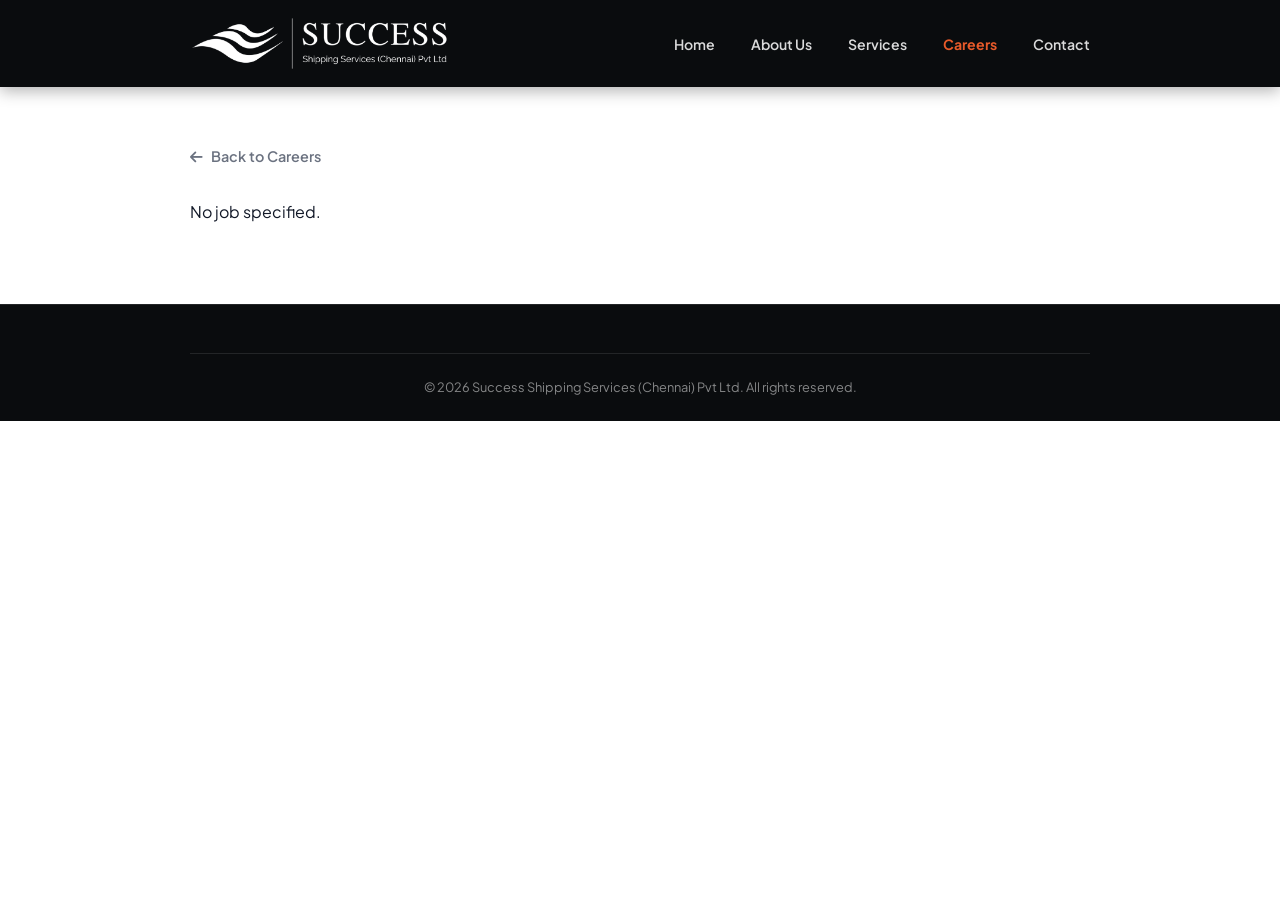
<file: job-detail.html>
<!DOCTYPE html>
<html lang="en">
<head>
  <meta charset="UTF-8">
  <meta name="viewport" content="width=device-width, initial-scale=1.0">
  <title>Job Details | Success Shipping Services</title>
  <link rel="icon" type="image/png" href="icon.png">
  <link rel="stylesheet" href="styles.css">
  
  <!-- Font Awesome Icons -->
  <link rel="stylesheet" href="https://cdnjs.cloudflare.com/ajax/libs/font-awesome/6.5.1/css/all.min.css">
  
  <!-- Google Fonts -->
  <link rel="preconnect" href="https://fonts.googleapis.com">
  <link rel="preconnect" href="https://fonts.gstatic.com" crossorigin>
  <link href="https://fonts.googleapis.com/css2?family=Plus+Jakarta+Sans:wght@400;500;600;700;800&display=swap" rel="stylesheet">

  <style>
    :root {
      --brand-orange: #EE5D2B;
      --brand-orange-hover: #D84C1C;
      --brand-dark: #0A0C0E;
      --text-dark: #111827;
      --text-muted: #6B7280;
      --border-light: #E5E7EB;
      --bg-light: #F9FAFB;
      --font-family: 'Plus Jakarta Sans', -apple-system, BlinkMacSystemFont, sans-serif;
    }

    * { box-sizing: border-box; margin: 0; padding: 0; }
    body { font-family: var(--font-family); color: var(--text-dark); background-color: #FFFFFF; line-height: 1.5; }

    .container { width: 90%; max-width: 900px; margin: 0 auto; }

    .site-logo {
      height: 55px !important;
      max-height: 55px !important;
      width: auto !important;
      display: block;
      object-fit: contain;
    }

    /* STICKY HEADER */
    header.nav-header {
      position: fixed;
      top: 0;
      left: 0;
      width: 100%;
      z-index: 1000;
      background-color: var(--brand-dark);
      padding: 1rem 0;
      box-shadow: 0 4px 15px rgba(0, 0, 0, 0.3);
    }

    .nav-wrapper {
      display: flex;
      justify-content: space-between;
      align-items: center;
      width: 100%;
    }

    .nav-menu {
      display: flex;
      gap: 2rem;
      list-style: none;
    }

    .nav-menu a {
      color: #FFFFFF;
      text-decoration: none;
      font-size: 0.88rem;
      opacity: 0.85;
      transition: 0.2s;
    }

    .nav-menu a:hover,
    .nav-menu a.active {
      opacity: 1;
      color: var(--brand-orange);
      font-weight: 700;
    }

    /* JOB DETAILS CONTENT */
    .job-detail-section { padding: 9rem 0 5rem; }
    
    .back-link {
      display: inline-flex;
      align-items: center;
      gap: 0.5rem;
      color: var(--text-muted);
      text-decoration: none;
      font-size: 0.9rem;
      font-weight: 600;
      margin-bottom: 2rem;
      transition: color 0.2s;
    }
    .back-link:hover { color: var(--brand-orange); }

    .job-header-card {
      background: var(--bg-light);
      border: 1px solid var(--border-light);
      border-radius: 12px;
      padding: 2.5rem;
      margin-bottom: 2rem;
    }

    .job-header-card h1 {
      font-size: 2.2rem;
      font-weight: 800;
      color: var(--text-dark);
      margin-bottom: 1rem;
    }

    .job-meta-badges {
      display: flex;
      flex-wrap: wrap;
      gap: 1.5rem;
      font-size: 0.95rem;
      color: var(--text-muted);
    }

    .job-meta-badges span {
      display: flex;
      align-items: center;
      gap: 0.5rem;
    }

    .job-body-content {
      background: #FFFFFF;
      border: 1px solid var(--border-light);
      border-radius: 12px;
      padding: 2.5rem;
      margin-bottom: 2.5rem;
    }

    .job-body-content h3 {
      font-size: 1.25rem;
      font-weight: 700;
      color: var(--text-dark);
      margin-top: 1.5rem;
      margin-bottom: 0.75rem;
    }

    .job-body-content h3:first-child { margin-top: 0; }

    .job-body-content p, .job-body-content ul {
      color: var(--text-muted);
      font-size: 1rem;
      line-height: 1.7;
      margin-bottom: 1.25rem;
    }

    .job-body-content ul {
      padding-left: 1.5rem;
    }

    .job-body-content li {
      margin-bottom: 0.5rem;
    }

    .apply-box {
      text-align: center;
      background: #FDF2EE;
      border: 1px solid rgba(238, 93, 43, 0.2);
      border-radius: 12px;
      padding: 2.5rem;
    }

    .apply-box h3 {
      font-size: 1.35rem;
      font-weight: 700;
      color: var(--text-dark);
      margin-bottom: 0.5rem;
    }

    .apply-box p {
      color: var(--text-muted);
      margin-bottom: 1.5rem;
    }

    .btn-orange-pill {
      background-color: var(--brand-orange);
      color: #FFFFFF;
      padding: 0.8rem 2.2rem;
      border-radius: 50px;
      font-size: 0.9rem;
      font-weight: 700;
      text-transform: uppercase;
      letter-spacing: 0.05em;
      text-decoration: none;
      display: inline-block;
      transition: background-color 0.2s;
    }

    .btn-orange-pill:hover { background-color: var(--brand-orange-hover); }

    /* FOOTER */
    footer { background-color: var(--brand-dark); color: #FFFFFF; padding: 3rem 0 1.5rem; border-top: 1px solid rgba(255,255,255,0.1); }
    .footer-bottom { border-top: 1px solid rgba(255,255,255,0.1); padding-top: 1.5rem; text-align: center; color: rgba(255,255,255,0.5); font-size: 0.8rem; }
  </style>
</head>
<body>

  <!-- HEADER -->
  <header class="nav-header">
    <div class="container nav-wrapper">
      <a href="index.html">
        <img src="logo-white.png" alt="Success Shipping Services" class="site-logo">
      </a>
      <nav>
        <ul class="nav-menu">
          <li><a href="index.html">Home</a></li>
          <li><a href="about.html">About Us</a></li>
          <li><a href="services.html">Services</a></li>
          <li><a href="careers.html" class="active">Careers</a></li>
          <li><a href="contact.html">Contact</a></li>
        </ul>
      </nav>
    </div>
  </header>

  <!-- MAIN CONTENT -->
  <main class="job-detail-section">
    <div class="container" id="job-detail-container">
      <a href="careers.html" class="back-link"><i class="fa-solid fa-arrow-left"></i> Back to All Openings</a>
      <p style="color: var(--text-muted); font-style: italic;">Loading job details...</p>
    </div>
  </main>

  <!-- FOOTER -->
  <footer>
    <div class="container">
      <div class="footer-bottom">
        &copy; 2026 Success Shipping Services (Chennai) Pvt Ltd. All rights reserved.
      </div>
    </div>
  </footer>

  <script>
    document.addEventListener('DOMContentLoaded', function () {
      const urlParams = new URLSearchParams(window.location.search);
      const jobTitleParam = urlParams.get('title');
      const container = document.getElementById('job-detail-container');
      const scriptUrl = 'https://script.google.com/macros/s/AKfycbz-w-s1CZAp4rw438Nhw1EErsyxHug7VmAD4mwGK8OlXqFiUSsOAzKZcV-nVK6nqIsZ/exec';

      if (!jobTitleParam) {
        container.innerHTML = '<a href="careers.html" class="back-link"><i class="fa-solid fa-arrow-left"></i> Back to Careers</a><p>No job specified.</p>';
        return;
      }

      fetch(scriptUrl)
        .then(response => response.json())
        .then(jobs => {
          // Find matching job by title
          const job = jobs.find(j => j.title && j.title.trim().toLowerCase() === jobTitleParam.trim().toLowerCase());

          if (!job) {
            container.innerHTML = '<a href="careers.html" class="back-link"><i class="fa-solid fa-arrow-left"></i> Back to Careers</a><p>Job opening not found or has been closed.</p>';
            return;
          }

          const subjectParam = encodeURIComponent('Career Application - ' + job.title);

          container.innerHTML = `
            <a href="careers.html" class="back-link"><i class="fa-solid fa-arrow-left"></i> Back to All Openings</a>
            
            <div class="job-header-card">
              <h1>${job.title}</h1>
              <div class="job-meta-badges">
                <span><i class="fa-solid fa-location-dot" style="color: var(--brand-orange);"></i> ${job.location || 'Chennai'}</span>
                <span><i class="fa-solid fa-briefcase" style="color: var(--brand-orange);"></i> ${job.type || 'Full-Time'}</span>
                <span><i class="fa-solid fa-clock" style="color: var(--brand-orange);"></i> ${job.experience || 'As applicable'}</span>
              </div>
            </div>

            <div class="job-body-content">
              <h3>About the Role</h3>
              <p>${job.description || 'No description provided.'}</p>

              <h3>Key Responsibilities</h3>
              <p>${job.responsibilities ? job.responsibilities.replace(/\n/g, '<br>') : 'Details will be discussed during the interview.'}</p>

              <h3>Requirements & Qualifications</h3>
              <p>${job.requirements ? job.requirements.replace(/\n/g, '<br>') : 'Standard company requirements apply.'}</p>
            </div>

            <div class="apply-box">
              <h3>Interested in this position?</h3>
              <p>Send us your resume and application details directly through our secure contact portal.</p>
              <a href="apply.html?subject=${subjectParam}" class="btn-orange-pill">Apply For This Role</a>
            </div>
          `;
        })
        .catch(error => {
          console.error('Error loading job details:', error);
          container.innerHTML = '<a href="careers.html" class="back-link"><i class="fa-solid fa-arrow-left"></i> Back to Careers</a><p>Unable to load job details at this time.</p>';
        });
    });
  </script>
</body>
</html>
</file>
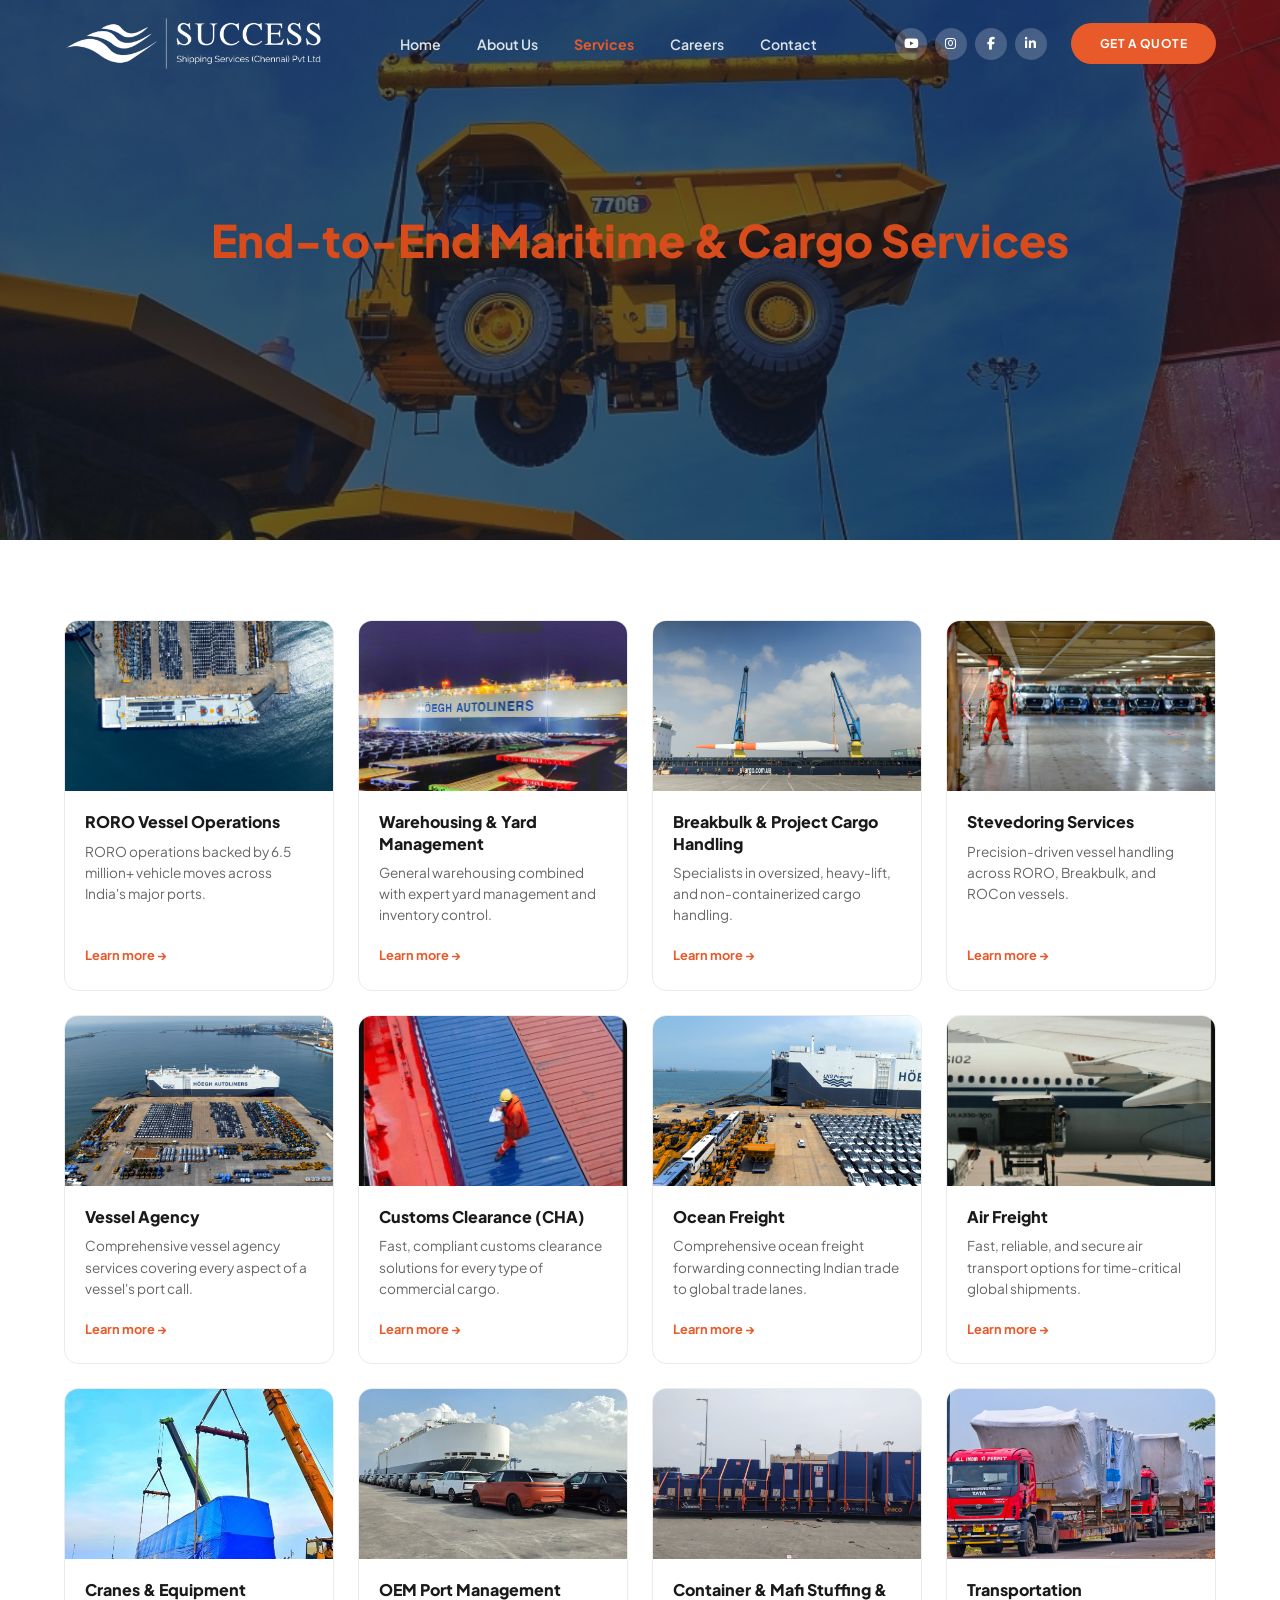
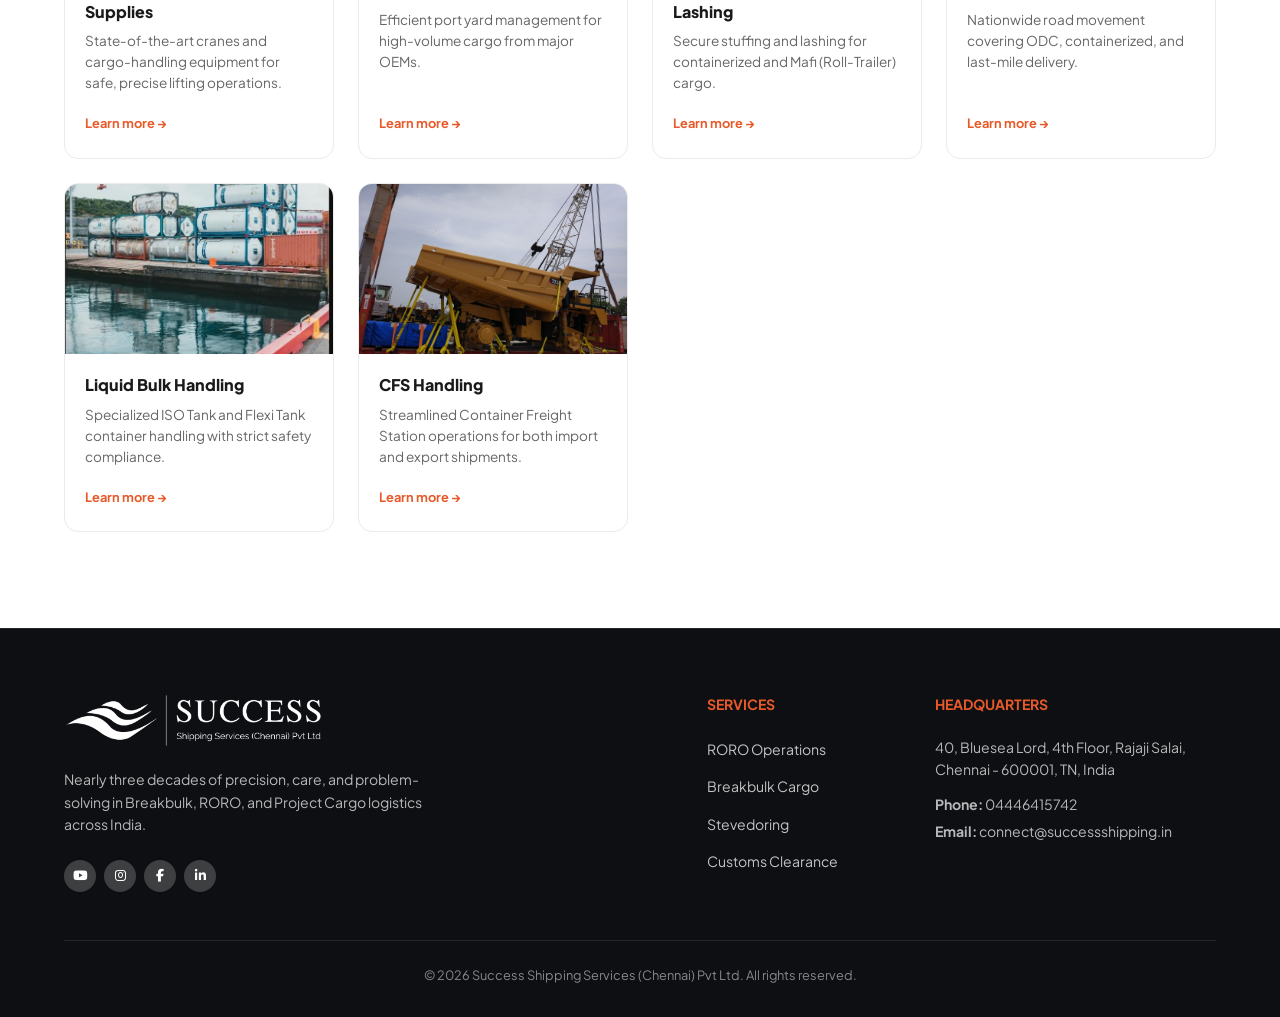
<file: services.html>
<!DOCTYPE html>
<html lang="en">
<head>
  <meta charset="UTF-8">
  <meta name="viewport" content="width=device-width, initial-scale=1.0">
  <title>Services | Success Shipping Services</title>
  <link rel="icon" type="image/png" href="icon.png">
  <link rel="stylesheet" href="styles.css">
  <link rel="preload" as="image" href="services-hero.webp" type="image/webp" fetchpriority="high">
  
  <!-- Font Awesome Icons -->
  <link rel="stylesheet" href="https://cdnjs.cloudflare.com/ajax/libs/font-awesome/6.5.1/css/all.min.css">
  
  <!-- Google Fonts -->
  <link rel="preconnect" href="https://fonts.googleapis.com">
  <link rel="preconnect" href="https://fonts.gstatic.com" crossorigin>
  <link href="https://fonts.googleapis.com/css2?family=Plus+Jakarta+Sans:wght@400;500;600;700;800&display=swap" rel="stylesheet">

  <style>
    :root {
      --brand-orange: #E85A2A;
      --brand-orange-hover: #D84C1C;
      --brand-dark: #0D0F12;
      --bg-cream: #FAF6F0;
      --text-dark: #1A1A1A;
      --text-muted: #666666;
      --border-light: #EBEBEB;
      --font-heading: 'Plus Jakarta Sans', sans-serif;
    }

    * { box-sizing: border-box; margin: 0; padding: 0; }
    body { font-family: var(--font-heading); background-color: #FFFFFF; color: var(--text-dark); line-height: 1.6; -webkit-font-smoothing: antialiased; }
    .container { width: 90%; max-width: 1200px; margin: 0 auto; }

    .site-logo {
      height: 55px !important;
      max-height: 55px !important;
      width: auto !important;
      display: block;
      object-fit: contain;
    }

    /* FIXED/STICKY HEADER & NAV */
    header.nav-header {
      position: fixed; /* This overlays the header on top of the image */
  top: 0;
  left: 0;
  width: 100%;
  z-index: 1000;
  background-color: transparent;
  border-bottom: none;
  padding: 1rem 0;
}

    .nav-wrapper {
      display: flex !important;
      justify-content: space-between !important;
      align-items: center !important;
      width: 100% !important;
    }

    .nav-menu {
      display: flex;
      gap: 2rem;
      list-style: none;
    }

    .nav-menu a {
      color: #FFFFFF;
      text-decoration: none;
      font-size: 0.88rem;
      opacity: 0.85;
      transition: 0.2s;
    }

    .nav-menu a:hover,
    .nav-menu a.active {
      opacity: 1;
      color: var(--brand-orange);
      font-weight: 700;
    }

    .header-actions {
      display: flex;
      align-items: center;
      gap: 1.5rem;
    }

    .social-links-group {
      display: flex;
      gap: 0.5rem;
    }

    .social-icon-btn {
      width: 32px;
      height: 32px;
      border-radius: 50%;
      background: rgba(255, 255, 255, 0.15);
      color: #FFFFFF;
      display: inline-flex;
      align-items: center;
      justify-content: center;
      font-size: 0.8rem;
      text-decoration: none;
      transition: all 0.2s ease;
    }

    .social-icon-btn:hover {
      background: var(--brand-orange);
    }

    .btn-quote {
      background-color: var(--brand-orange);
      color: #FFFFFF;
      padding: 0.7rem 1.8rem;
      border-radius: 50px;
      font-size: 0.75rem;
      font-weight: 700;
      text-transform: uppercase;
      text-decoration: none;
      transition: background-color 0.2s ease;
    }

    .btn-quote:hover {
      background-color: var(--brand-orange-hover);
    }

    .mobile-hamburger-btn { display: none; }

    /* SERVICES GRID (4 COLUMNS) */
    .services-section { padding: 5rem 0 6rem; }
    
    .services-grid {
      display: grid;
      grid-template-columns: repeat(4, 1fr);
      gap: 1.5rem;
    }

    .service-card {
      background: #FFFFFF;
      border: 1px solid var(--border-light);
      border-radius: 14px;
      overflow: hidden;
      display: flex;
      flex-direction: column;
      transition: transform 0.25s ease, box-shadow 0.25s ease, border-color 0.25s ease;
    }
    
    .service-card:hover {
      transform: translateY(-4px);
      box-shadow: 0 12px 24px rgba(0, 0, 0, 0.06);
      border-color: #D1D5DB;
    }

    .card-image-box {
      width: 100%;
      height: 170px;
      background-color: #F3F4F6;
      overflow: hidden;
      position: relative;
    }

    .card-image-box img {
      width: 100%;
      height: 100%;
      object-fit: cover;
      transition: transform 0.4s ease;
    }

    .service-card:hover .card-image-box img {
      transform: scale(1.05);
    }

    .image-placeholder {
      width: 100%;
      height: 100%;
      background: #F3F4F6;
      display: flex;
      align-items: center;
      justify-content: center;
      color: #9CA3AF;
      font-size: 0.8rem;
      font-weight: 600;
      text-transform: uppercase;
      letter-spacing: 0.05em;
    }

    .card-body {
      padding: 1.25rem 1.25rem 1.5rem;
      display: flex;
      flex-direction: column;
      flex-grow: 1;
    }

    .card-title {
      font-size: 1rem;
      font-weight: 800;
      color: var(--text-dark);
      margin-bottom: 0.5rem;
      line-height: 1.35;
    }

    .card-description {
      font-size: 0.85rem;
      color: var(--text-muted);
      line-height: 1.55;
      margin-bottom: 1.25rem;
      flex-grow: 1;
    }

    .card-link {
      color: var(--brand-orange);
      font-size: 0.8rem;
      font-weight: 700;
      text-decoration: none;
      display: inline-flex;
      align-items: center;
      gap: 0.35rem;
      transition: gap 0.2s ease, color 0.2s ease;
    }

    .card-link:hover {
      gap: 0.6rem;
      color: var(--brand-orange-hover);
    }

    /* FOOTER STYLING */
    footer { background-color: var(--brand-dark); color: #FFFFFF; padding: 4rem 0 2rem; border-top: 1px solid rgba(255,255,255,0.1); }
    .footer-grid { display: grid; grid-template-columns: 2fr 1fr 1fr 1.5fr; gap: 2.5rem; margin-bottom: 3rem; }
    .footer-col h4 { font-size: 0.88rem; font-weight: 700; text-transform: uppercase; color: var(--brand-orange); margin-bottom: 1.25rem; }
    .footer-col ul { list-style: none; display: flex; flex-direction: column; gap: 0.75rem; }
    .footer-col ul a { color: rgba(255,255,255,0.75); text-decoration: none; font-size: 0.88rem; }
    .footer-col ul a:hover { color: var(--brand-orange); }

    /* MOBILE & TABLET RESPONSIVE MEDIA QUERIES */
    @media (max-width: 1100px) {
      .services-grid { grid-template-columns: repeat(3, 1fr); }
    }

    @media (max-width: 991.98px) {
      .site-logo {
        height: 35px !important;
        max-height: 35px !important;
      }

      .header-container,
      .nav-wrapper {
        display: flex !important;
        justify-content: space-between !important;
        align-items: center !important;
        width: 100% !important;
      }

      .mobile-hamburger-btn {
        display: flex !important;
        background: transparent;
        border: none;
        color: #ffffff;
        font-size: 1.75rem;
        cursor: pointer;
        padding: 4px;
      }

      .header-actions,
      .btn-quote {
        display: none !important;
      }

      .nav-links-wrapper {
        display: none;
        position: absolute;
        top: 100%;
        left: 0;
        width: 100%;
        background-color: #0d0f12;
        padding: 1.5rem;
        box-shadow: 0 10px 25px rgba(0, 0, 0, 0.5);
      }

      .nav-links-wrapper.is-active {
        display: block !important;
      }

      .nav-menu {
        display: flex;
        flex-direction: column;
        gap: 1rem;
        list-style: none;
        padding: 0;
        margin-bottom: 1.5rem;
      }

      .nav-menu a {
        color: #ffffff;
        text-decoration: none;
        font-size: 1.1rem;
        font-weight: 600;
      }

      .mobile-social-links {
        display: flex;
        gap: 1.25rem;
      }

      .mobile-social-links a {
        color: #ffffff;
        font-size: 1.2rem;
      }

      .services-grid {
        grid-template-columns: repeat(2, 1fr);
      }

      .footer-grid {
        grid-template-columns: 1fr;
        gap: 2.5rem;
      }
    }

    @media (max-width: 580px) {
      .services-grid {
        grid-template-columns: 1fr;
      }
    }
    /* DESKTOP-ONLY SCROLL EFFECT */
@media (min-width: 992px) {
  header.nav-header {
    transition: background-color 0.3s ease, padding 0.3s ease, box-shadow 0.3s ease;
  }
  
  header.nav-header.scrolled {
    background-color: var(--brand-dark); /* Changes to the dark background */
    padding: 0.75rem 0; /* Shrinks slightly */
    box-shadow: 0 4px 15px rgba(0, 0, 0, 0.3);
  }
}
  </style>
</head>
<body>

  <!-- FIXED NAVIGATION HEADER -->
  <header class="nav-header">
    <div class="container header-container">
      <div class="nav-wrapper">
        <a href="index.html">
          <img src="logo-white.png" alt="Success Shipping Services" class="site-logo">
        </a>

        <!-- Mobile Hamburger Button -->
        <button class="mobile-hamburger-btn" id="mobileMenuBtn" aria-label="Toggle Menu">
          <i class="fa-solid fa-bars"></i>
        </button>

        <!-- Navigation Links Dropdown -->
        <nav class="nav-links-wrapper" id="navLinksWrapper">
          <ul class="nav-menu">
            <li><a href="index.html">Home</a></li>
            <li><a href="about.html">About Us</a></li>
            <li><a href="services.html" class="active">Services</a></li>
            <li><a href="careers.html">Careers</a></li>
            <li><a href="contact.html">Contact</a></li>
          </ul>
          <div class="mobile-social-links">
            <a href="https://www.youtube.com/@SuccessShipping" target="_blank" rel="noopener"><i class="fa-brands fa-youtube"></i></a>
            <a href="https://www.instagram.com/success_shipping_chennai/" target="_blank" rel="noopener"><i class="fa-brands fa-instagram"></i></a>
            <a href="https://www.facebook.com/profile.php?id=61581851585515" target="_blank" rel="noopener"><i class="fa-brands fa-facebook"></i></a>
            <a href="https://www.linkedin.com/company/successshippingservices/" target="_blank" rel="noopener"><i class="fa-brands fa-linkedin"></i></a>
          </div>
        </nav>

        <!-- Desktop Header Actions -->
        <div class="header-actions">
          <div class="social-links-group">
            <a href="https://www.youtube.com/@SuccessShipping" target="_blank" rel="noopener noreferrer" class="social-icon-btn" aria-label="YouTube"><i class="fa-brands fa-youtube"></i></a>
            <a href="https://www.instagram.com/success_shipping_chennai/" target="_blank" rel="noopener noreferrer" class="social-icon-btn" aria-label="Instagram"><i class="fa-brands fa-instagram"></i></a>
            <a href="https://www.facebook.com/profile.php?id=61581851585515" target="_blank" rel="noopener noreferrer" class="social-icon-btn" aria-label="Facebook"><i class="fa-brands fa-facebook-f"></i></a>
            <a href="https://www.linkedin.com/company/successshippingservices/" target="_blank" rel="noopener noreferrer" class="social-icon-btn" aria-label="LinkedIn"><i class="fa-brands fa-linkedin-in"></i></a>
          </div>
          <a href="contact.html" class="btn-quote">GET A QUOTE</a>
        </div>
      </div>
    </div>
  </header>

  <!-- HERO BANNER -->
  <section class="hero" style="
  background-image: linear-gradient(rgba(20, 25, 30, 0.65), rgba(20, 25, 30, 0.65)), url(services-hero.webp); 
  background-size: cover; 
  background-position: center; 
  min-height: 60vh; 
  display: flex; 
  align-items: center; 
  justify-content: center;
    padding-bottom: 10rem; 
  color: #ffffff; 
  text-align: center;" loading="lazy" decoding="async">
    <h1 style="color: #D84C1C; font-size: 2.8rem; font-weight: 800;">End-to-End Maritime & Cargo Services</h1>
  </section>

  <!-- SERVICES GRID SECTION -->
  <main class="services-section">
    <div class="container">
      <div class="services-grid">

        <!-- 1. RORO Vessel Operations -->
        <div class="service-card">
          <div class="card-image-box">
            <img src="roro-vessel.jpg" alt="RORO Vessel Operations" onerror="this.style.display='none'; this.nextElementSibling.style.display='flex';" loading="lazy" decoding="async">
            <div class="image-placeholder" style="display:none;">RORO Operations</div>
          </div>
          <div class="card-body">
            <h3 class="card-title">RORO Vessel Operations</h3>
            <p class="card-description">RORO operations backed by 6.5 million+ vehicle moves across India's major ports.</p>
            <a href="contact.html?service=RORO+Vessel+Operations" class="card-link">Learn more &rarr;</a>
          </div>
        </div>

        <!-- 2. Warehousing & Yard Management -->
        <div class="service-card">
          <div class="card-image-box">
            <img src="warehousing.jpg" alt="Warehousing & Yard Management" onerror="this.style.display='none'; this.nextElementSibling.style.display='flex';" loading="lazy" decoding="async">
            <div class="image-placeholder" style="display:none;">Warehousing & Yard</div>
          </div>
          <div class="card-body">
            <h3 class="card-title">Warehousing & Yard Management</h3>
            <p class="card-description">General warehousing combined with expert yard management and inventory control.</p>
            <a href="contact.html?service=Warehousing+%26+Yard+Management" class="card-link">Learn more &rarr;</a>
          </div>
        </div>

        <!-- 3. Breakbulk & Project Cargo Handling -->
        <div class="service-card">
          <div class="card-image-box">
            <img src="breakbulk.jpg" alt="Breakbulk & Project Cargo Handling" onerror="this.style.display='none'; this.nextElementSibling.style.display='flex';" loading="lazy" decoding="async">
            <div class="image-placeholder" style="display:none;">Breakbulk Cargo</div>
          </div>
          <div class="card-body">
            <h3 class="card-title">Breakbulk & Project Cargo Handling</h3>
            <p class="card-description">Specialists in oversized, heavy-lift, and non-containerized cargo handling.</p>
            <a href="contact.html?service=Breakbulk+%26+Project+Cargo+Handling" class="card-link">Learn more &rarr;</a>
          </div>
        </div>

        <!-- 4. Stevedoring Services -->
        <div class="service-card">
          <div class="card-image-box">
            <img src="stevedoring.jpg" alt="Stevedoring Services" onerror="this.style.display='none'; this.nextElementSibling.style.display='flex';" loading="lazy" decoding="async">
            <div class="image-placeholder" style="display:none;">Stevedoring Services</div>
          </div>
          <div class="card-body">
            <h3 class="card-title">Stevedoring Services</h3>
            <p class="card-description">Precision-driven vessel handling across RORO, Breakbulk, and ROCon vessels.</p>
            <a href="contact.html?service=Stevedoring+Services" class="card-link">Learn more &rarr;</a>
          </div>
        </div>

        <!-- 5. Vessel Agency -->
        <div class="service-card">
          <div class="card-image-box">
            <img src="vessel-agency.jpg" alt="Vessel Agency" onerror="this.style.display='none'; this.nextElementSibling.style.display='flex';" loading="lazy" decoding="async">
            <div class="image-placeholder" style="display:none;">Vessel Agency</div>
          </div>
          <div class="card-body">
            <h3 class="card-title">Vessel Agency</h3>
            <p class="card-description">Comprehensive vessel agency services covering every aspect of a vessel's port call.</p>
            <a href="contact.html?service=Vessel+Agency" class="card-link">Learn more &rarr;</a>
          </div>
        </div>

        <!-- 6. Customs Clearance (CHA) -->
        <div class="service-card">
          <div class="card-image-box">
            <img src="customs.jpg" alt="Customs Clearance (CHA)" onerror="this.style.display='none'; this.nextElementSibling.style.display='flex';" loading="lazy" decoding="async">
            <div class="image-placeholder" style="display:none;">Customs Clearance</div>
          </div>
          <div class="card-body">
            <h3 class="card-title">Customs Clearance (CHA)</h3>
            <p class="card-description">Fast, compliant customs clearance solutions for every type of commercial cargo.</p>
            <a href="contact.html?service=Customs+Clearance" class="card-link">Learn more &rarr;</a>
          </div>
        </div>

        <!-- 7. Ocean Freight -->
        <div class="service-card">
          <div class="card-image-box">
            <img src="ocean-freight.jpg" alt="Ocean Freight" onerror="this.style.display='none'; this.nextElementSibling.style.display='flex';" loading="lazy" decoding="async">
            <div class="image-placeholder" style="display:none;">Ocean Freight</div>
          </div>
          <div class="card-body">
            <h3 class="card-title">Ocean Freight</h3>
            <p class="card-description">Comprehensive ocean freight forwarding connecting Indian trade to global trade lanes.</p>
            <a href="contact.html?service=Ocean+Freight" class="card-link">Learn more &rarr;</a>
          </div>
        </div>

        <!-- 8. Air Freight -->
        <div class="service-card">
          <div class="card-image-box">
            <img src="air-freight.jpg" alt="Air Freight" onerror="this.style.display='none'; this.nextElementSibling.style.display='flex';" loading="lazy" decoding="async">
            <div class="image-placeholder" style="display:none;">Air Freight</div>
          </div>
          <div class="card-body">
            <h3 class="card-title">Air Freight</h3>
            <p class="card-description">Fast, reliable, and secure air transport options for time-critical global shipments.</p>
            <a href="contact.html?service=Air+Freight" class="card-link">Learn more &rarr;</a>
          </div>
        </div>

        <!-- 9. Cranes & Equipment Supplies -->
        <div class="service-card">
          <div class="card-image-box">
            <img src="cranes-equipment.jpg" alt="Cranes & Equipment Supplies" onerror="this.style.display='none'; this.nextElementSibling.style.display='flex';" loading="lazy" decoding="async">
            <div class="image-placeholder" style="display:none;">Cranes & Equipment</div>
          </div>
          <div class="card-body">
            <h3 class="card-title">Cranes & Equipment Supplies</h3>
            <p class="card-description">State-of-the-art cranes and cargo-handling equipment for safe, precise lifting operations.</p>
            <a href="contact.html?service=Cranes+%26+Equipment+Supplies" class="card-link">Learn more &rarr;</a>
          </div>
        </div>

        <!-- 10. OEM Port Management -->
        <div class="service-card">
          <div class="card-image-box">
            <img src="oem-port.jpg" alt="OEM Port Management" onerror="this.style.display='none'; this.nextElementSibling.style.display='flex';" loading="lazy" decoding="async">
            <div class="image-placeholder" style="display:none;">OEM Port Management</div>
          </div>
          <div class="card-body">
            <h3 class="card-title">OEM Port Management</h3>
            <p class="card-description">Efficient port yard management for high-volume cargo from major OEMs.</p>
            <a href="contact.html?service=OEM+Port+Management" class="card-link">Learn more &rarr;</a>
          </div>
        </div>

        <!-- 11. Container and Mafi Stuffing & Lashing -->
        <div class="service-card">
          <div class="card-image-box">
            <img src="container-stuffing.jpg" alt="Container and Mafi Stuffing & Lashing" onerror="this.style.display='none'; this.nextElementSibling.style.display='flex';" loading="lazy" decoding="async">
            <div class="image-placeholder" style="display:none;">Stuffing & Lashing</div>
          </div>
          <div class="card-body">
            <h3 class="card-title">Container & Mafi Stuffing & Lashing</h3>
            <p class="card-description">Secure stuffing and lashing for containerized and Mafi (Roll-Trailer) cargo.</p>
            <a href="contact.html?service=Container+and+Mafi+Stuffing" class="card-link">Learn more &rarr;</a>
          </div>
        </div>

        <!-- 12. Transportation -->
        <div class="service-card">
          <div class="card-image-box">
            <img src="transportation.jpg" alt="Transportation" onerror="this.style.display='none'; this.nextElementSibling.style.display='flex';" loading="lazy" decoding="async">
            <div class="image-placeholder" style="display:none;">Transportation</div>
          </div>
          <div class="card-body">
            <h3 class="card-title">Transportation</h3>
            <p class="card-description">Nationwide road movement covering ODC, containerized, and last-mile delivery.</p>
            <a href="contact.html?service=Transportation" class="card-link">Learn more &rarr;</a>
          </div>
        </div>

        <!-- 13. Liquid Bulk Handling -->
        <div class="service-card">
          <div class="card-image-box">
            <img src="liquid-bulk.jpg" alt="Liquid Bulk Handling" onerror="this.style.display='none'; this.nextElementSibling.style.display='flex';" loading="lazy" decoding="async">
            <div class="image-placeholder" style="display:none;">Liquid Bulk Handling</div>
          </div>
          <div class="card-body">
            <h3 class="card-title">Liquid Bulk Handling</h3>
            <p class="card-description">Specialized ISO Tank and Flexi Tank container handling with strict safety compliance.</p>
            <a href="contact.html?service=Liquid+Bulk+Handling" class="card-link">Learn more &rarr;</a>
          </div>
        </div>

        <!-- 14. CFS Handling -->
        <div class="service-card">
          <div class="card-image-box">
            <img src="cfs-handling.jpg" alt="CFS Handling" onerror="this.style.display='none'; this.nextElementSibling.style.display='flex';" loading="lazy" decoding="async">
            <div class="image-placeholder" style="display:none;">CFS Handling</div>
          </div>
          <div class="card-body">
            <h3 class="card-title">CFS Handling</h3>
            <p class="card-description">Streamlined Container Freight Station operations for both import and export shipments.</p>
            <a href="contact.html?service=CFS+Handling" class="card-link">Learn more &rarr;</a>
          </div>
        </div>

      </div>
    </div>
  </main>

  <!-- SITE FOOTER -->
  <footer>
    <div class="container">
      <div class="footer-grid">
        <div class="footer-col">
          <img src="logo-white.png" alt="Success Shipping Services" class="site-logo" style="margin-bottom: 1.25rem;">
          <p style="color: rgba(255,255,255,0.7); font-size: 0.88rem; line-height: 1.6; margin-bottom: 1.5rem;">
            Nearly three decades of precision, care, and problem-solving in Breakbulk, RORO, and Project Cargo logistics across India.
          </p>
          <div style="display: flex; gap: 0.5rem;">
            <a href="https://www.youtube.com/@SuccessShipping" target="_blank" rel="noopener noreferrer" class="social-icon-btn" aria-label="YouTube"><i class="fa-brands fa-youtube"></i></a>
            <a href="https://www.instagram.com/success_shipping_chennai/" target="_blank" rel="noopener noreferrer" class="social-icon-btn" aria-label="Instagram"><i class="fa-brands fa-instagram"></i></a>
            <a href="https://www.facebook.com/profile.php?id=61581851585515" target="_blank" rel="noopener noreferrer" class="social-icon-btn" aria-label="Facebook"><i class="fa-brands fa-facebook-f"></i></a>
            <a href="https://www.linkedin.com/company/successshippingservices/" target="_blank" rel="noopener noreferrer" class="social-icon-btn" aria-label="LinkedIn"><i class="fa-brands fa-linkedin-in"></i></a>
          </div>
        </div>
        <div class="footer-col"></div>
        <div class="footer-col">
          <h4>Services</h4>
          <ul>
            <li><a href="services.html">RORO Operations</a></li>
            <li><a href="services.html">Breakbulk Cargo</a></li>
            <li><a href="services.html">Stevedoring</a></li>
            <li><a href="services.html">Customs Clearance</a></li>
          </ul>
        </div>
        <div class="footer-col">
          <h4>Headquarters</h4>
          <p style="color: rgba(255,255,255,0.7); font-size: 0.88rem; line-height: 1.6; margin-bottom: 0.75rem;">
            40, Bluesea Lord, 4th Floor, Rajaji Salai, Chennai - 600001, TN, India
          </p>
          <p style="color: rgba(255,255,255,0.7); font-size: 0.88rem; margin-bottom: 0.3rem;"><strong>Phone:</strong> 04446415742</p>
          <p style="color: rgba(255,255,255,0.7); font-size: 0.88rem;"><strong>Email:</strong> connect@successshipping.in</p>
        </div>
      </div>
      <div style="border-top: 1px solid rgba(255,255,255,0.1); padding-top: 1.5rem; text-align: center; color: rgba(255,255,255,0.5); font-size: 0.8rem;">
        &copy; 2026 Success Shipping Services (Chennai) Pvt Ltd. All rights reserved.
      </div>
    </div>
  </footer>

  <script>
  document.addEventListener('DOMContentLoaded', function () {
    // 1. Mobile Menu Toggle (Single instance)
    const menuBtn = document.getElementById('mobileMenuBtn');
    const navWrapper = document.getElementById('navLinksWrapper');

    if (menuBtn && navWrapper) {
      menuBtn.addEventListener('click', () => {
        navWrapper.classList.toggle('is-active');
        const icon = menuBtn.querySelector('i');
        if (icon) {
          icon.classList.toggle('fa-bars');
          icon.classList.toggle('fa-xmark');
        }
      });
    }

    // 2. Desktop Sticky Header Scroll Logic
    const header = document.querySelector('.nav-header');
    
    if (header) {
      window.addEventListener('scroll', () => {
        if (window.scrollY > 50) {
          header.classList.add('scrolled');
        } else {
          header.classList.remove('scrolled');
        }
      });
    }
  });
</script>
</body>
</html>
</file>
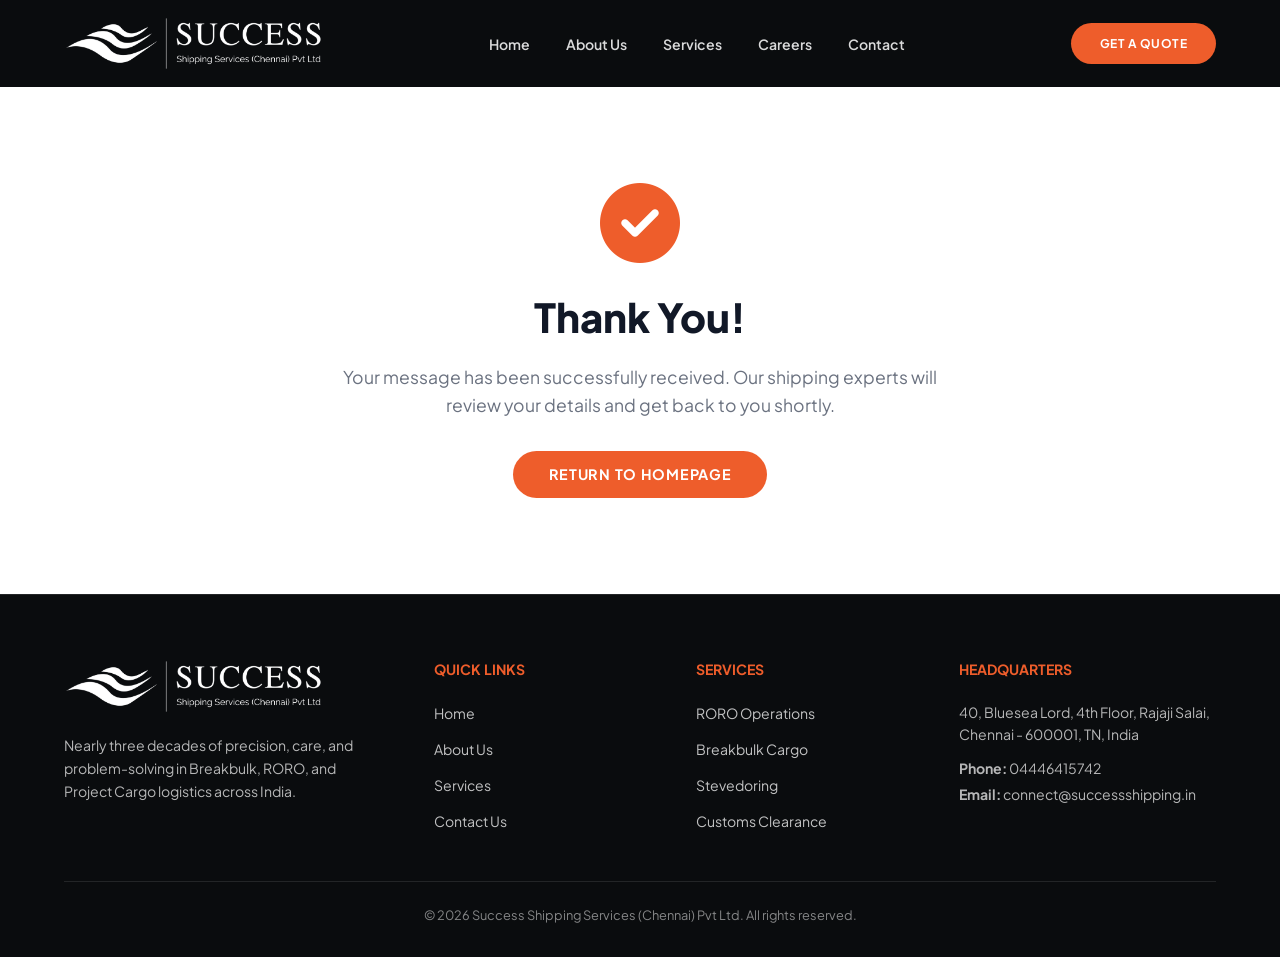
<file: thank-you.html>
<!DOCTYPE html>
<html lang="en">
<head>
  <meta charset="UTF-8">
  <meta name="viewport" content="width=device-width, initial-scale=1.0">
  <title>Thank You | Success Shipping Services</title>
  <link rel="icon" type="image/png" href="icon.png">
  <link rel="stylesheet" href="styles.css">
  
  <!-- Font Awesome Icons -->
  <link rel="stylesheet" href="https://cdnjs.cloudflare.com/ajax/libs/font-awesome/6.5.1/css/all.min.css">
  
  <!-- Google Fonts -->
  <link rel="preconnect" href="https://fonts.googleapis.com">
  <link rel="preconnect" href="https://fonts.gstatic.com" crossorigin>
  <link href="https://fonts.googleapis.com/css2?family=Plus+Jakarta+Sans:wght@400;500;600;700;800&display=swap" rel="stylesheet">

  <style>
    :root {
      --brand-orange: #EE5D2B;
      --brand-orange-hover: #D84C1C;
      --brand-dark: #0A0C0E;
      --text-dark: #111827;
      --text-muted: #6B7280;
      --border-light: #E5E7EB;
      --font-family: 'Plus Jakarta Sans', -apple-system, BlinkMacSystemFont, sans-serif;
    }

    * { box-sizing: border-box; margin: 0; padding: 0; }
    body { font-family: var(--font-family); color: var(--text-dark); background-color: #FFFFFF; line-height: 1.5; -webkit-font-smoothing: antialiased; display: flex; flex-direction: column; min-height: 100vh; }

    .container { width: 90%; max-width: 1200px; margin: 0 auto; }

    /* SOLID HEADER FOR THANK YOU PAGE */
    header.nav-header { background-color: var(--brand-dark); padding: 1rem 0; width: 100%; z-index: 1000; }
    .site-logo { height: 55px !important; max-height: 55px !important; width: auto !important; display: block; object-fit: contain; }
    .nav-wrapper { display: flex !important; justify-content: space-between !important; align-items: center !important; width: 100% !important; }
    .nav-menu { display: flex; gap: 2rem; list-style: none; }
    .nav-menu a { color: #FFFFFF; text-decoration: none; font-size: 0.88rem; opacity: 0.85; transition: 0.2s; }
    .nav-menu a:hover { opacity: 1; color: var(--brand-orange); font-weight: 700; }
    
    .header-actions { display: flex; align-items: center; gap: 1.5rem; }
    .social-links-group { display: flex; gap: 0.5rem; }
    .social-icon-btn { width: 32px; height: 32px; border-radius: 50%; background: rgba(255, 255, 255, 0.15); color: #FFFFFF; display: inline-flex; align-items: center; justify-content: center; font-size: 0.8rem; text-decoration: none; transition: all 0.2s ease; }
    .social-icon-btn:hover { background: var(--brand-orange); }
    .btn-quote { background-color: var(--brand-orange); color: #FFFFFF; padding: 0.7rem 1.8rem; border-radius: 50px; font-size: 0.75rem; font-weight: 700; text-transform: uppercase; text-decoration: none; transition: background-color 0.2s ease; }
    .btn-quote:hover { background-color: var(--brand-orange-hover); }
    
    .mobile-hamburger-btn { display: none; }

    /* THANK YOU SECTION CONTENT */
    .thank-you-wrapper { flex-grow: 1; display: flex; align-items: center; justify-content: center; padding: 6rem 1rem; text-align: center; }
    .thank-you-content { max-width: 600px; margin: 0 auto; }
    .thank-you-icon { font-size: 5rem; color: var(--brand-orange); margin-bottom: 1.5rem; }
    .thank-you-title { font-size: 2.5rem; font-weight: 800; margin-bottom: 1rem; color: var(--text-dark); }
    .thank-you-text { font-size: 1.1rem; color: var(--text-muted); margin-bottom: 2rem; line-height: 1.6; }
    
    .btn-orange-pill { background-color: var(--brand-orange); color: #FFFFFF; padding: 0.8rem 2.2rem; border-radius: 50px; font-size: 0.9rem; font-weight: 700; text-transform: uppercase; letter-spacing: 0.05em; text-decoration: none; display: inline-block; transition: background-color 0.2s; }
    .btn-orange-pill:hover { background-color: var(--brand-orange-hover); }

    /* FOOTER */
    footer { background-color: var(--brand-dark); color: #FFFFFF; padding: 4rem 0 2rem; border-top: 1px solid rgba(255,255,255,0.1); margin-top: auto; }
    .footer-grid { display: grid; grid-template-columns: 1.5fr 1fr 1fr 1.2fr; gap: 3rem; margin-bottom: 3rem; }
    .footer-col h4 { font-size: 0.88rem; font-weight: 700; text-transform: uppercase; color: var(--brand-orange); margin-bottom: 1.25rem; }
    .footer-col ul { list-style: none; display: flex; flex-direction: column; gap: 0.75rem; }
    .footer-col ul a { color: rgba(255,255,255,0.75); text-decoration: none; font-size: 0.88rem; transition: color 0.2s; }
    .footer-col ul a:hover { color: var(--brand-orange); }

    @media (max-width: 991.98px) {
      .header-actions, .btn-quote, .nav-menu { display: none !important; }
      .mobile-hamburger-btn { display: flex !important; background: transparent; border: none; color: #ffffff; font-size: 1.75rem; cursor: pointer; padding: 4px; }
      .footer-grid { grid-template-columns: 1fr; gap: 2.5rem; }
      .thank-you-title { font-size: 2rem; }
    }
  </style>
</head>
<body>

  <!-- HEADER -->
  <header class="nav-header">
    <div class="container">
      <div class="nav-wrapper">
        <a href="index.html">
          <img src="logo-white.png" alt="Success Shipping Services" class="site-logo">
        </a>
        <button class="mobile-hamburger-btn" aria-label="Toggle Menu"><i class="fa-solid fa-bars"></i></button>
        <nav class="nav-links-wrapper">
          <ul class="nav-menu">
            <li><a href="index.html">Home</a></li>
            <li><a href="about.html">About Us</a></li>
            <li><a href="services.html">Services</a></li>
            <li><a href="careers.html">Careers</a></li>
            <li><a href="contact.html">Contact</a></li>
          </ul>
        </nav>
        <div class="header-actions">
          <a href="contact.html" class="btn-quote">GET A QUOTE</a>
        </div>
      </div>
    </div>
  </header>

  <!-- THANK YOU MESSAGE -->
  <main class="thank-you-wrapper">
    <div class="container">
      <div class="thank-you-content">
        <i class="fa-solid fa-circle-check thank-you-icon"></i>
        <h1 class="thank-you-title">Thank You!</h1>
        <p class="thank-you-text">Your message has been successfully received. Our shipping experts will review your details and get back to you shortly.</p>
        <a href="index.html" class="btn-orange-pill">Return to Homepage</a>
      </div>
    </div>
  </main>

  <!-- FOOTER -->
  <footer>
    <div class="container">
      <div class="footer-grid">
        <div class="footer-col">
          <img src="logo-white.png" alt="Success Shipping Services" class="site-logo" style="margin-bottom: 1.25rem;">
          <p style="color: rgba(255,255,255,0.7); font-size: 0.88rem; line-height: 1.6; margin-bottom: 1.5rem;">
            Nearly three decades of precision, care, and problem-solving in Breakbulk, RORO, and Project Cargo logistics across India.
          </p>
        </div>
        <div class="footer-col">
          <h4>Quick Links</h4>
          <ul>
            <li><a href="index.html">Home</a></li>
            <li><a href="about.html">About Us</a></li>
            <li><a href="services.html">Services</a></li>
            <li><a href="contact.html">Contact Us</a></li>
          </ul>
        </div>
        <div class="footer-col">
          <h4>Services</h4>
          <ul>
            <li><a href="services.html">RORO Operations</a></li>
            <li><a href="services.html">Breakbulk Cargo</a></li>
            <li><a href="services.html">Stevedoring</a></li>
            <li><a href="services.html">Customs Clearance</a></li>
          </ul>
        </div>
        <div class="footer-col">
          <h4>Headquarters</h4>
          <p style="color: rgba(255,255,255,0.7); font-size: 0.88rem; line-height: 1.6; margin-bottom: 0.75rem;">
            40, Bluesea Lord, 4th Floor, Rajaji Salai, Chennai - 600001, TN, India
          </p>
          <p style="color: rgba(255,255,255,0.7); font-size: 0.88rem; margin-bottom: 0.3rem;"><strong>Phone:</strong> 04446415742</p>
          <p style="color: rgba(255,255,255,0.7); font-size: 0.88rem;"><strong>Email:</strong> connect@successshipping.in</p>
        </div>
      </div>
      <div style="border-top: 1px solid rgba(255,255,255,0.1); padding-top: 1.5rem; text-align: center; color: rgba(255,255,255,0.5); font-size: 0.8rem;">
        &copy; 2026 Success Shipping Services (Chennai) Pvt Ltd. All rights reserved.
      </div>
    </div>
  </footer>

</body>
</html>
</file>
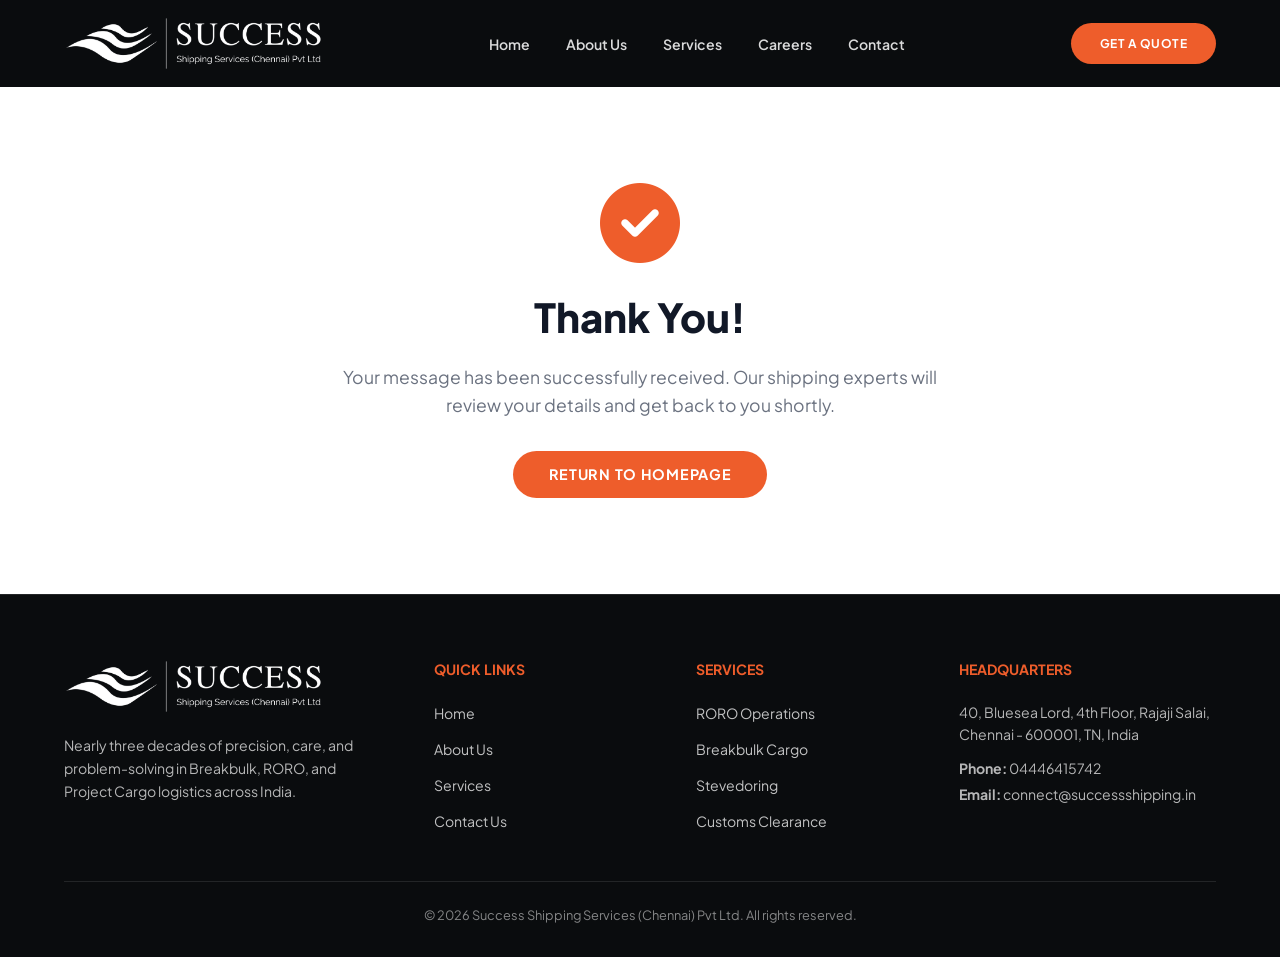
<file: Thankyou.html>
<!DOCTYPE html>
<html lang="en">
<head>
  <meta charset="UTF-8">
  <meta name="viewport" content="width=device-width, initial-scale=1.0">
  <title>Thank You | Success Shipping Services</title>
  <link rel="icon" type="image/png" href="icon.png">
  <link rel="stylesheet" href="styles.css">
  
  <!-- Font Awesome Icons -->
  <link rel="stylesheet" href="https://cdnjs.cloudflare.com/ajax/libs/font-awesome/6.5.1/css/all.min.css">
  
  <!-- Google Fonts -->
  <link rel="preconnect" href="https://fonts.googleapis.com">
  <link rel="preconnect" href="https://fonts.gstatic.com" crossorigin>
  <link href="https://fonts.googleapis.com/css2?family=Plus+Jakarta+Sans:wght@400;500;600;700;800&display=swap" rel="stylesheet">

  <style>
    :root {
      --brand-orange: #EE5D2B;
      --brand-orange-hover: #D84C1C;
      --brand-dark: #0A0C0E;
      --text-dark: #111827;
      --text-muted: #6B7280;
      --border-light: #E5E7EB;
      --font-family: 'Plus Jakarta Sans', -apple-system, BlinkMacSystemFont, sans-serif;
    }

    * { box-sizing: border-box; margin: 0; padding: 0; }
    body { font-family: var(--font-family); color: var(--text-dark); background-color: #FFFFFF; line-height: 1.5; -webkit-font-smoothing: antialiased; display: flex; flex-direction: column; min-height: 100vh; }

    .container { width: 90%; max-width: 1200px; margin: 0 auto; }

    /* SOLID HEADER FOR THANK YOU PAGE */
    header.nav-header { background-color: var(--brand-dark); padding: 1rem 0; width: 100%; z-index: 1000; }
    .site-logo { height: 55px !important; max-height: 55px !important; width: auto !important; display: block; object-fit: contain; }
    .nav-wrapper { display: flex !important; justify-content: space-between !important; align-items: center !important; width: 100% !important; }
    .nav-menu { display: flex; gap: 2rem; list-style: none; }
    .nav-menu a { color: #FFFFFF; text-decoration: none; font-size: 0.88rem; opacity: 0.85; transition: 0.2s; }
    .nav-menu a:hover { opacity: 1; color: var(--brand-orange); font-weight: 700; }
    
    .header-actions { display: flex; align-items: center; gap: 1.5rem; }
    .social-links-group { display: flex; gap: 0.5rem; }
    .social-icon-btn { width: 32px; height: 32px; border-radius: 50%; background: rgba(255, 255, 255, 0.15); color: #FFFFFF; display: inline-flex; align-items: center; justify-content: center; font-size: 0.8rem; text-decoration: none; transition: all 0.2s ease; }
    .social-icon-btn:hover { background: var(--brand-orange); }
    .btn-quote { background-color: var(--brand-orange); color: #FFFFFF; padding: 0.7rem 1.8rem; border-radius: 50px; font-size: 0.75rem; font-weight: 700; text-transform: uppercase; text-decoration: none; transition: background-color 0.2s ease; }
    .btn-quote:hover { background-color: var(--brand-orange-hover); }
    
    .mobile-hamburger-btn { display: none; }

    /* THANK YOU SECTION CONTENT */
    .thank-you-wrapper { flex-grow: 1; display: flex; align-items: center; justify-content: center; padding: 6rem 1rem; text-align: center; }
    .thank-you-content { max-width: 600px; margin: 0 auto; }
    .thank-you-icon { font-size: 5rem; color: var(--brand-orange); margin-bottom: 1.5rem; }
    .thank-you-title { font-size: 2.5rem; font-weight: 800; margin-bottom: 1rem; color: var(--text-dark); }
    .thank-you-text { font-size: 1.1rem; color: var(--text-muted); margin-bottom: 2rem; line-height: 1.6; }
    
    .btn-orange-pill { background-color: var(--brand-orange); color: #FFFFFF; padding: 0.8rem 2.2rem; border-radius: 50px; font-size: 0.9rem; font-weight: 700; text-transform: uppercase; letter-spacing: 0.05em; text-decoration: none; display: inline-block; transition: background-color 0.2s; }
    .btn-orange-pill:hover { background-color: var(--brand-orange-hover); }

    /* FOOTER */
    footer { background-color: var(--brand-dark); color: #FFFFFF; padding: 4rem 0 2rem; border-top: 1px solid rgba(255,255,255,0.1); margin-top: auto; }
    .footer-grid { display: grid; grid-template-columns: 1.5fr 1fr 1fr 1.2fr; gap: 3rem; margin-bottom: 3rem; }
    .footer-col h4 { font-size: 0.88rem; font-weight: 700; text-transform: uppercase; color: var(--brand-orange); margin-bottom: 1.25rem; }
    .footer-col ul { list-style: none; display: flex; flex-direction: column; gap: 0.75rem; }
    .footer-col ul a { color: rgba(255,255,255,0.75); text-decoration: none; font-size: 0.88rem; transition: color 0.2s; }
    .footer-col ul a:hover { color: var(--brand-orange); }

    @media (max-width: 991.98px) {
      .header-actions, .btn-quote, .nav-menu { display: none !important; }
      .mobile-hamburger-btn { display: flex !important; background: transparent; border: none; color: #ffffff; font-size: 1.75rem; cursor: pointer; padding: 4px; }
      .footer-grid { grid-template-columns: 1fr; gap: 2.5rem; }
      .thank-you-title { font-size: 2rem; }
    }
  </style>
</head>
<body>

  <!-- HEADER -->
  <header class="nav-header">
    <div class="container">
      <div class="nav-wrapper">
        <a href="index.html">
          <img src="logo-white.png" alt="Success Shipping Services" class="site-logo">
        </a>
        <button class="mobile-hamburger-btn" aria-label="Toggle Menu"><i class="fa-solid fa-bars"></i></button>
        <nav class="nav-links-wrapper">
          <ul class="nav-menu">
            <li><a href="index.html">Home</a></li>
            <li><a href="about.html">About Us</a></li>
            <li><a href="services.html">Services</a></li>
            <li><a href="careers.html">Careers</a></li>
            <li><a href="contact.html">Contact</a></li>
          </ul>
        </nav>
        <div class="header-actions">
          <a href="contact.html" class="btn-quote">GET A QUOTE</a>
        </div>
      </div>
    </div>
  </header>

  <!-- THANK YOU MESSAGE -->
  <main class="thank-you-wrapper">
    <div class="container">
      <div class="thank-you-content">
        <i class="fa-solid fa-circle-check thank-you-icon"></i>
        <h1 class="thank-you-title">Thank You!</h1>
        <p class="thank-you-text">Your message has been successfully received. Our shipping experts will review your details and get back to you shortly.</p>
        <a href="index.html" class="btn-orange-pill">Return to Homepage</a>
      </div>
    </div>
  </main>

  <!-- FOOTER -->
  <footer>
    <div class="container">
      <div class="footer-grid">
        <div class="footer-col">
          <img src="logo-white.png" alt="Success Shipping Services" class="site-logo" style="margin-bottom: 1.25rem;">
          <p style="color: rgba(255,255,255,0.7); font-size: 0.88rem; line-height: 1.6; margin-bottom: 1.5rem;">
            Nearly three decades of precision, care, and problem-solving in Breakbulk, RORO, and Project Cargo logistics across India.
          </p>
        </div>
        <div class="footer-col">
          <h4>Quick Links</h4>
          <ul>
            <li><a href="index.html">Home</a></li>
            <li><a href="about.html">About Us</a></li>
            <li><a href="services.html">Services</a></li>
            <li><a href="contact.html">Contact Us</a></li>
          </ul>
        </div>
        <div class="footer-col">
          <h4>Services</h4>
          <ul>
            <li><a href="services.html">RORO Operations</a></li>
            <li><a href="services.html">Breakbulk Cargo</a></li>
            <li><a href="services.html">Stevedoring</a></li>
            <li><a href="services.html">Customs Clearance</a></li>
          </ul>
        </div>
        <div class="footer-col">
          <h4>Headquarters</h4>
          <p style="color: rgba(255,255,255,0.7); font-size: 0.88rem; line-height: 1.6; margin-bottom: 0.75rem;">
            40, Bluesea Lord, 4th Floor, Rajaji Salai, Chennai - 600001, TN, India
          </p>
          <p style="color: rgba(255,255,255,0.7); font-size: 0.88rem; margin-bottom: 0.3rem;"><strong>Phone:</strong> 04446415742</p>
          <p style="color: rgba(255,255,255,0.7); font-size: 0.88rem;"><strong>Email:</strong> connect@successshipping.in</p>
        </div>
      </div>
      <div style="border-top: 1px solid rgba(255,255,255,0.1); padding-top: 1.5rem; text-align: center; color: rgba(255,255,255,0.5); font-size: 0.8rem;">
        &copy; 2026 Success Shipping Services (Chennai) Pvt Ltd. All rights reserved.
      </div>
    </div>
  </footer>

</body>
</html>
</file>
<file: styles.css>
/* ==========================================================================
   ABOUT PAGE & SECTION TAG STYLING
   ========================================================================== */

/* Orange Tag with Dash Line */
.section-tag {
  display: inline-flex;
  align-items: center;
  gap: 0.5rem;
  color: var(--brand-orange);
  font-size: 0.8rem;
  font-weight: 700;
  letter-spacing: 0.15em;
  text-transform: uppercase;
  margin-bottom: 0.5rem;
}

.section-tag::before {
  content: '';
  display: inline-block;
  width: 18px;
  height: 2px;
  background-color: var(--brand-orange);
}

.breadcrumb-nav {
  font-size: 0.85rem;
  color: #999999;
  margin-bottom: 1.5rem;
}

/* Who We Are Split Grid & Stats */
.who-we-are-grid {
  display: grid;
  grid-template-columns: 1.1fr 0.9fr;
  gap: 3.5rem;
  align-items: center;
  margin-top: 3rem;
  margin-bottom: 5rem;
}

.stats-counter-row {
  display: flex;
  gap: 3rem;
  margin-top: 2.5rem;
}

.stat-block h4 {
  font-size: 2.25rem;
  font-weight: 800;
  color: var(--brand-orange);
  font-family: var(--font-heading), sans-serif;
  margin-bottom: 0.25rem;
}

.stat-block p {
  font-size: 0.75rem;
  font-weight: 700;
  color: #888888;
  text-transform: uppercase;
  letter-spacing: 0.05em;
}

.about-ship-img {
  width: 100%;
  border-radius: 12px;
  object-fit: cover;
  box-shadow: 0 10px 30px rgba(0,0,0,0.06);
}

/* Why Choose Us Section & 6 Card Grid */
.why-choose-section {
  padding: 5rem 0;
  border-top: 1px solid rgba(0, 0, 0, 0.05);
}

.text-center {
  text-align: center;
}

.feature-cards-grid {
  display: grid;
  grid-template-columns: repeat(3, 1fr);
  gap: 1.5rem;
  margin-top: 3rem;
}

.feature-card {
  background: #FFFFFF;
  border: 1px solid #ECECEC;
  border-radius: 12px;
  padding: 2rem;
  text-align: left;
  transition: transform 0.2s ease, box-shadow 0.2s ease;
}

.feature-card:hover {
  transform: translateY(-4px);
  box-shadow: 0 8px 25px rgba(0, 0, 0, 0.05);
}

.feature-card h3 {
  font-size: 1.1rem;
  font-weight: 700;
  color: var(--text-dark);
  margin-bottom: 0.75rem;
}

.feature-card p {
  font-size: 0.9rem;
  color: var(--text-muted);
  line-height: 1.6;
}

@media (max-width: 992px) {
  .who-we-are-grid {
    grid-template-columns: 1fr;
    gap: 2rem;
  }
  .feature-cards-grid {
    grid-template-columns: 1fr;
  }
}

/* LEADERSHIP / DIRECTORS SECTION */
.directors-section {
  background-color: #FAF8F5; /* Warm off-white section background */
  padding: 5rem 0;
}

.section-header-center {
  text-align: center;
  margin-bottom: 3.5rem;
}

.subtitle-orange {
  color: #EE5D2B;
  font-size: 0.8rem;
  font-weight: 800;
  text-transform: uppercase;
  letter-spacing: 0.1em;
  display: inline-flex;
  align-items: center;
  gap: 0.5rem;
  margin-bottom: 0.5rem;
}

.subtitle-orange::before {
  content: '';
  display: inline-block;
  width: 18px;
  height: 2px;
  background-color: #EE5D2B;
}

.section-title {
  font-size: 2.25rem;
  font-weight: 800;
  color: #0A0C0E;
  letter-spacing: -0.02em;
}

/* 3-COLUMN GRID */
.directors-grid {
  display: grid;
  grid-template-columns: repeat(3, 1fr);
  gap: 2rem;
}

.director-card {
  background: #FFFFFF;
  border-radius: 16px;
  padding: 3rem 2rem;
  text-align: center;
  box-shadow: 0 4px 20px rgba(0, 0, 0, 0.03);
  border: 1px solid rgba(0, 0, 0, 0.05);
  display: flex;
  flex-direction: column;
  align-items: center;
  transition: transform 0.3s ease, box-shadow 0.3s ease;
}

.director-card:hover {
  transform: translateY(-5px);
  box-shadow: 0 10px 30px rgba(0, 0, 0, 0.08);
}

/* CIRCULAR PHOTO CONTAINER */
.director-img-wrapper {
  width: 170px;
  height: 170px;
  border-radius: 50%;
  overflow: hidden;
  margin-bottom: 1.5rem;
  border: 4px solid #FDF0EB; /* Faint orange border ring */
  box-shadow: 0 4px 12px rgba(0, 0, 0, 0.06);
}

.director-img-wrapper img {
  width: 100%;
  height: 100%;
  object-fit: cover;
  object-position: center top;
}

.director-name {
  font-size: 1.2rem;
  font-weight: 800;
  color: #111827;
  margin-bottom: 0.25rem;
}

.director-role {
  color: #EE5D2B;
  font-size: 0.78rem;
  font-weight: 800;
  text-transform: uppercase;
  letter-spacing: 0.08em;
  margin-bottom: 1.25rem;
}

.director-bio {
  font-size: 0.88rem;
  color: #6B7280;
  line-height: 1.6;
}

/* RESPONSIVE LAYOUT FOR TABLETS & MOBILE */
@media (max-width: 992px) {
  .directors-grid {
    grid-template-columns: 1fr;
    max-width: 500px;
    margin: 0 auto;
  }
}

/* ==========================================================================
   HIGH-RES IMAGE SMOOTH DOWNSAMPLING & SUBPIXEL FIX
   ========================================================================== */

/* 1. Reset card image wrapper to strict dimensions */
.service-card-img,
.card-img-wrapper,
.feature-card-img {
  width: 100%;
  height: 200px; /* Fixed card image height */
  position: relative;
  overflow: hidden;
  border-top-left-radius: 12px;
  border-top-right-radius: 12px;
  background-color: #F3F4F6;
  /* Prevents subpixel fractional rendering bugs in Grid/Flexbox */
  transform: translateZ(0); 
}

/* 2. Smooth scaling fix for High-Res source photos */
.service-card-img img,
.card-img-wrapper img,
.feature-card-img img {
  width: 100%;
  height: 100%;
  object-fit: cover;
  object-position: center;
  display: block;

  /* FORCES SMOOTH BROWSER DOWNSAMPLING (Fixes jagged pixelated edges) */
  image-rendering: auto;
  image-rendering: smooth;
  
  /* Enables GPU hardware acceleration for clean rendering */
  -webkit-backface-visibility: hidden;
  backface-visibility: hidden;
  transform: translate3d(0, 0, 0);
}

/* 3. Fix fractional width rounding in 3-column CSS grid */
.services-grid,
.feature-cards-grid {
  display: grid;
  grid-template-columns: repeat(3, minmax(0, 1fr));
  gap: 1.5rem;
}

/* ==========================================================================
   TRANSPARENT NAVIGATION HEADER (ALL PAGES)
   ========================================================================== */
header.site-header, 
header.hero-header {
  position: fixed;
  top: 0;
  left: 0;
  width: 100%;
  z-index: 1000;
  background: transparent;
  backdrop-filter: blur(3px); /* Blurs content passing behind header */
  padding: 1rem 0;
  border-bottom: 1px solid rgba(255, 255, 255, 0.1);
}
/* 2. Adjust hero section padding so content isn't covered by the header */
.hero {
  padding-top: 100px !important; /* Space for the floating header */
}

/* 3. Ensure menu links & text are crisp and white */
nav.main-nav a, 
.nav-menu a {
  color: #FFFFFF !important;
}

nav.main-nav a.active, 
.nav-menu a.active {
  color: #EE5D2B !important;
}

/* Container Flex Layout */
.nav-wrapper {
  max-width: 1280px;
  margin: 0 auto;
  display: flex;
  align-items: center;
  justify-content: space-between;
}

.site-logo {
  height: 38px;
  width: auto;
  display: block;
}

/* Menu List Reset & Horizontal Alignment */
nav ul.nav-menu {
  display: flex !important;
  align-items: center;
  gap: 2.25rem;
  list-style: none !important;
  margin: 0 !important;
  padding: 0 !important;
}

nav ul.nav-menu li {
  list-style: none !important;
  margin: 0 !important;
  padding: 0 !important;
}

/* Force Navigation Links to White */
header.site-header nav ul.nav-menu a,
header.hero-header nav ul.nav-menu a {
  color: #ffffff !important;
  text-decoration: none;
  font-size: 0.9rem;
  font-weight: 500;
  transition: color 0.2s ease;
}

header nav ul.nav-menu a:hover,
header nav ul.nav-menu a.active {
  color: #e85a2a !important;
  font-weight: 700;
}

/* Right-Side Action Area (Social Icons + CTA Button) */
.header-actions {
  display: flex;
  align-items: center;
  gap: 1.25rem;
}

.social-links-group {
  display: flex;
  align-items: center;
  gap: 0.5rem;
}

.social-icon-btn {
  width: 32px;
  height: 32px;
  border-radius: 50%;
  display: inline-flex;
  align-items: center;
  justify-content: center;
  font-size: 0.8rem;
  text-decoration: none;
  background-color: rgba(255, 255, 255, 0.2) !important;
  color: #ffffff !important;
  transition: all 0.2s ease;
}

.social-icon-btn:hover {
  background-color: #e85a2a !important;
  color: #ffffff !important;
}

/* Quote Button Styling */
.btn-quote {
  background-color: #e85a2a;
  color: #ffffff !important;
  padding: 0.6rem 1.3rem;
  border-radius: 50px;
  font-weight: 700;
  font-size: 0.75rem;
  text-decoration: none;
  text-transform: uppercase;
  letter-spacing: 0.5px;
  white-space: nowrap;
  transition: background-color 0.2s ease;
}

.btn-quote:hover {
  background-color: #d0491c;
}

/* ==========================================================================
   SUBPAGE TOP HERO BANNER
   ========================================================================== */
./* Shared Hero Banner Base */
.page-hero {
  background-size: cover;
  background-position: center;
  min-height: 60vh;
  display: flex;
  align-items: flex-end;       /* Pushes header text towards the bottom */
  justify-content: center;     /* Centers text horizontally */
  padding-bottom: 4rem;        /* Space between text and bottom edge */
  color: #ffffff;
  text-align: center;
}

/* Page-Specific Backgrounds with Dark Overlay */
.hero-about {
  background-image: linear-gradient(rgba(20, 25, 30, 0.75), rgba(20, 25, 30, 0.75)), 
                    url('about-hero.jpg');
}

.hero-services {
  background-image: linear-gradient(rgba(20, 25, 30, 0.75), rgba(20, 25, 30, 0.75)), 
                    url('services-hero.jpg');
}

.hero-contact {
  background-image: linear-gradient(rgba(20, 25, 30, 0.75), rgba(20, 25, 30, 0.75)), 
                    url('contact-hero.jpg');
}

.subpage-hero .breadcrumb {
  font-size: 0.85rem;
  color: rgba(255, 255, 255, 0.7);
  margin-bottom: 0.5rem;
  text-transform: uppercase;
  letter-spacing: 0.05em;
}

.subpage-hero .page-title {
  font-size: 2.75rem;
  font-weight: 800;
  color: #D84C1C;
  margin: 0;
  letter-spacing: -0.02em;
}
/* Remove header bottom border on Services & Contact pages */
header.no-border {
  border-bottom: none !important;
}
footer, footer.site-footer { 
  background-color: var(--brand-dark); 
  color: #FFFFFF; 
  padding: 4rem 0 2rem; 
}
body {
  -webkit-font-smoothing: antialiased;
  -moz-osx-font-smoothing: grayscale;
  text-size-adjust: 100%;
}
/* ==========================================
   AUTOMATIC DEVICE DETECTION & LAYOUT SWITCH
   ========================================== */

/* 1. DESKTOP MODE (Automatically active on screens >= 992px) */
@media (min-width: 992px) {
  /* Restores desktop navigation display */
  .navbar-collapse,
  .nav-menu-wrapper,
  header nav {
    display: flex !important;
    position: static !important;
    background: transparent !important;
    box-shadow: none !important;
  }
}

/* 2. MOBILE / TABLET MODE (Automatically switches on screens < 992px) */
@media (max-width: 991.98px) {
  /* Automatically stacks navigation items for touch screens */
  .navbar-collapse,
  .nav-menu-wrapper,
  header nav {
    display: flex;
    flex-direction: column;
    width: 100%;
    background-color: #ffffff;
    padding: 1rem;
    box-shadow: 0 4px 12px rgba(0, 0, 0, 0.1);
  }

  /* Adjust link spacing for touch targets on phones */
  .navbar-nav .nav-link,
  header nav a {
    padding: 12px 16px;
    display: block;
    text-align: center;
    border-bottom: 1px solid #f0f0f0;
  }
}
/* ====================================================
   AUTOMATIC RESPONSIVE HEADER & MOBILE NAVIGATION
   ==================================================== */

.main-header {
  position: relative;
  width: 100%;
  background-color: #0b1c38; /* Dark navy background matching your hero image */
  z-index: 1000;
  padding: 12px 0;
}

.header-container {
  display: flex;
  align-items: center;
  justify-content: space-between;
  position: relative;
}

.logo-img {
  max-height: 50px;
  width: auto;
}

/* --- DESKTOP VIEW (≥ 992px) --- */
@media (min-width: 992px) {
  .mobile-hamburger-btn,
  .mobile-social-links {
    display: none !important;
  }

  .nav-links-wrapper {
    display: flex !important;
    align-items: center;
  }

  .nav-menu {
    display: flex;
    list-style: none;
    margin: 0;
    padding: 0;
    gap: 24px;
  }

  .nav-menu a {
    color: #ffffff;
    text-decoration: none;
    font-weight: 600;
    font-size: 0.95rem;
  }

  .desktop-social-links {
    display: flex;
    gap: 10px;
  }

  .desktop-social-links a {
    color: #ffffff;
    background: rgba(255, 255, 255, 0.15);
    width: 36px;
    height: 36px;
    border-radius: 50%;
    display: flex;
    align-items: center;
    justify-content: center;
    text-decoration: none;
  }
}

/* --- MOBILE VIEW (< 992px) --- */
@media (max-width: 991.98px) {
  /* Hide desktop-only elements */
  .desktop-social-links {
    display: none !important;
  }

  /* Show Hamburger Button */
  .mobile-hamburger-btn {
    display: flex !important;
    align-items: center;
    justify-content: center;
    background: transparent;
    border: none;
    color: #ffffff;
    font-size: 1.75rem;
    cursor: pointer;
    padding: 8px;
  }

  /* Mobile Dropdown Drawer */
  .nav-links-wrapper {
    display: none; /* Controlled by JS click */
    position: absolute;
    top: 100%;
    left: 0;
    width: 100%;
    background-color: #0b1c38;
    padding: 20px;
    box-shadow: 0 10px 30px rgba(0, 0, 0, 0.3);
    border-top: 1px solid rgba(255, 255, 255, 0.1);
  }

  .nav-links-wrapper.is-active {
    display: block !important;
  }

  .nav-menu {
    display: flex;
    flex-direction: column;
    list-style: none;
    padding: 0;
    margin: 0 0 20px 0;
    gap: 12px;
  }

  .nav-menu li a {
    color: #ffffff;
    text-decoration: none;
    font-size: 1.1rem;
    font-weight: 600;
    display: block;
    padding: 8px 0;
    border-bottom: 1px solid rgba(255, 255, 255, 0.08);
  }

  .mobile-social-links {
    display: flex;
    gap: 16px;
    justify-content: center;
    padding-top: 10px;
  }

  .mobile-social-links a {
    color: #ffffff;
    font-size: 1.25rem;
  }
}
@media (max-width: 991.98px) {
  /* Automatically hides any contact/quote button inside the hero section on mobile */
  header + section a[href*="contact"],
  a[href*="contact_5.html"] {
    display: none !important;
  }
}
@media (max-width: 991.98px) {
  /* Targets second link inside hero section containers */
  .hero a:nth-of-type(2),
  .hero-buttons a:nth-of-type(2),
  .hero-content a:nth-of-type(2),
  header + section a:nth-of-type(2),
  main section:first-of-type a:nth-of-type(2) {
    display: none !important;
  }
}
</file>
